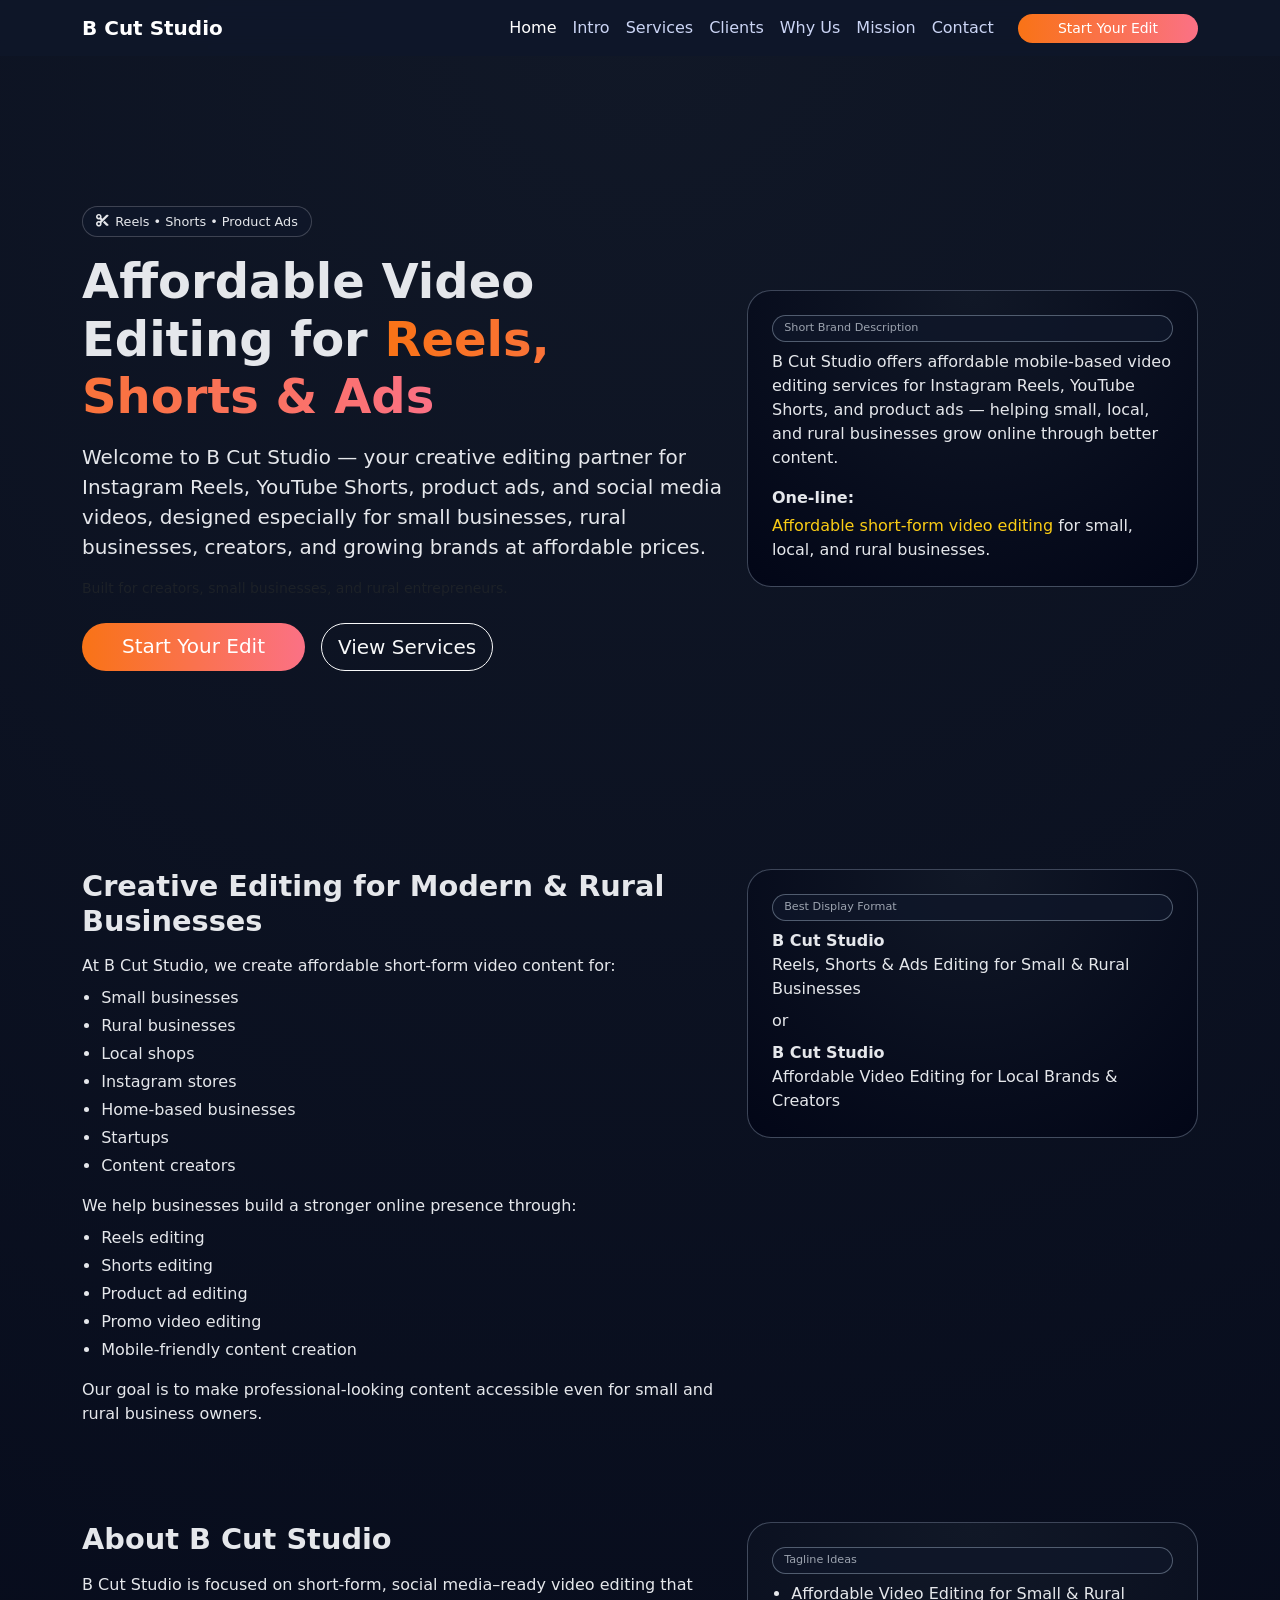
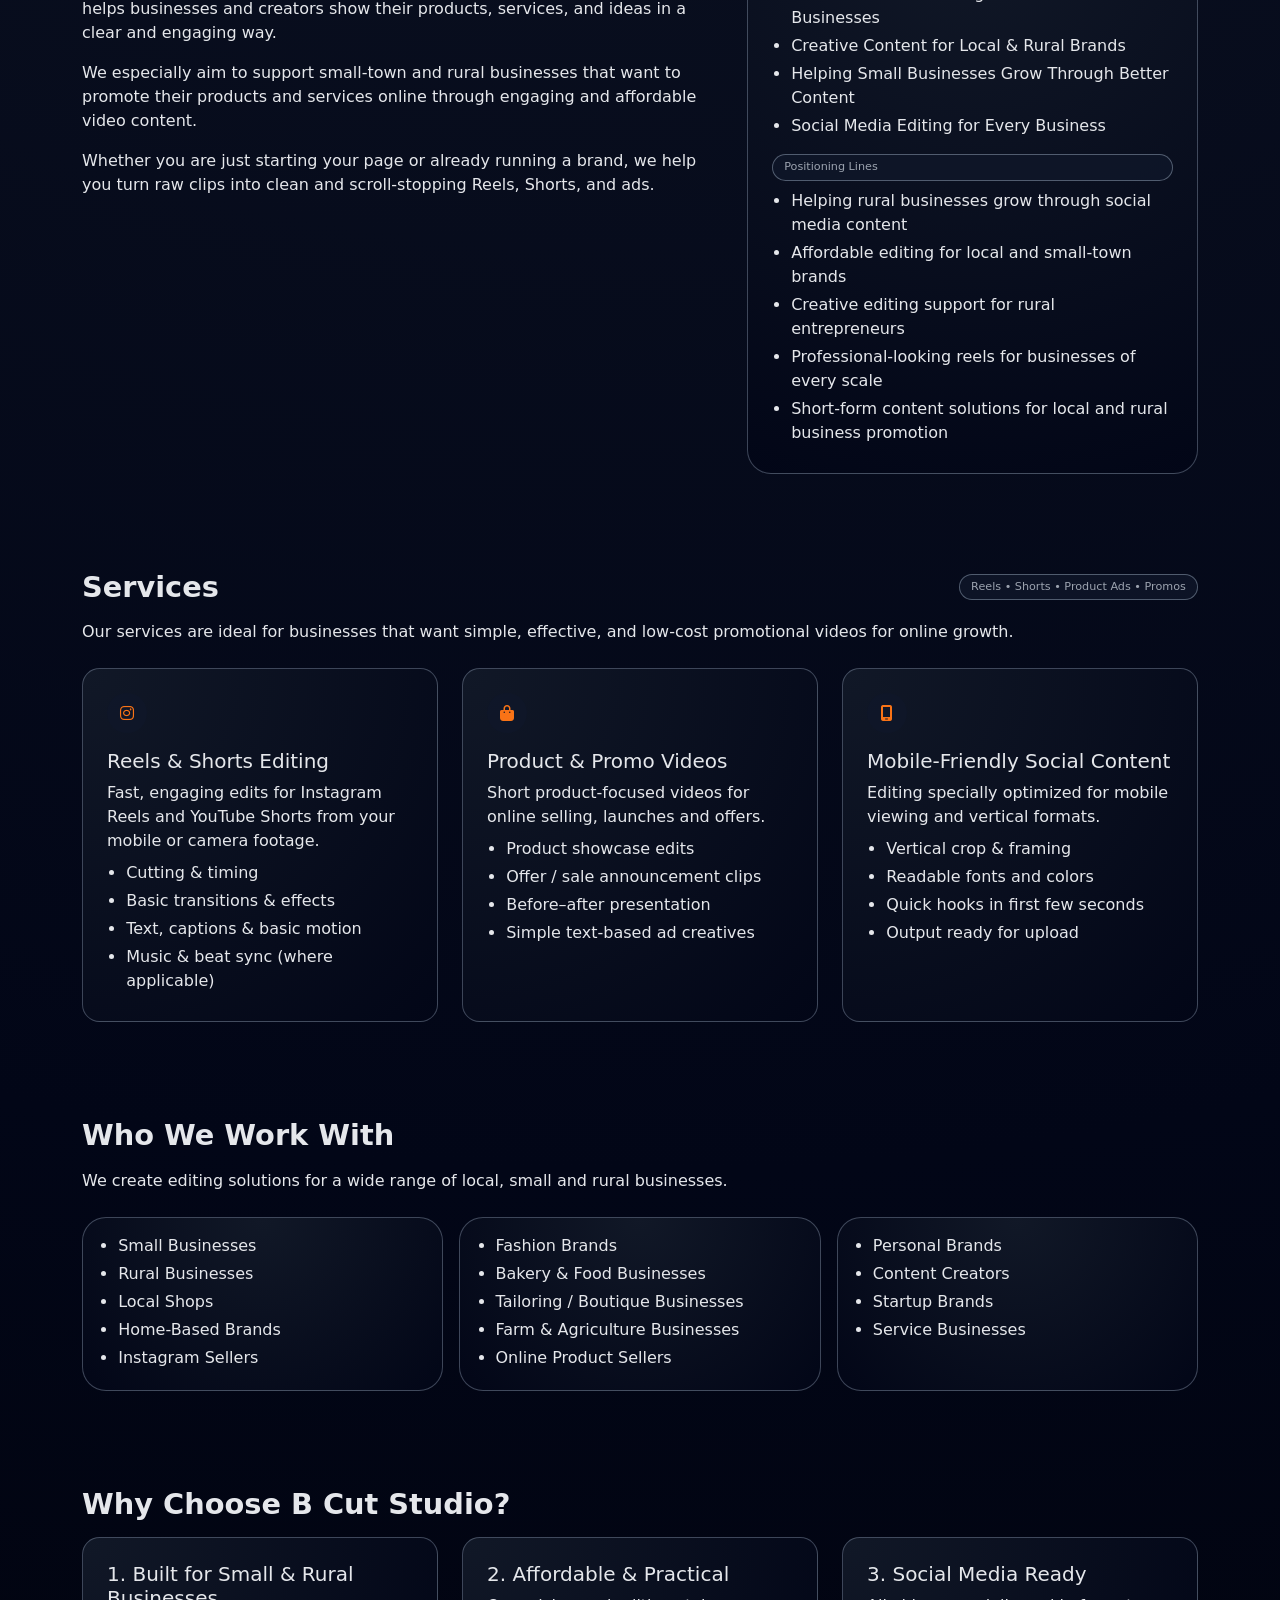
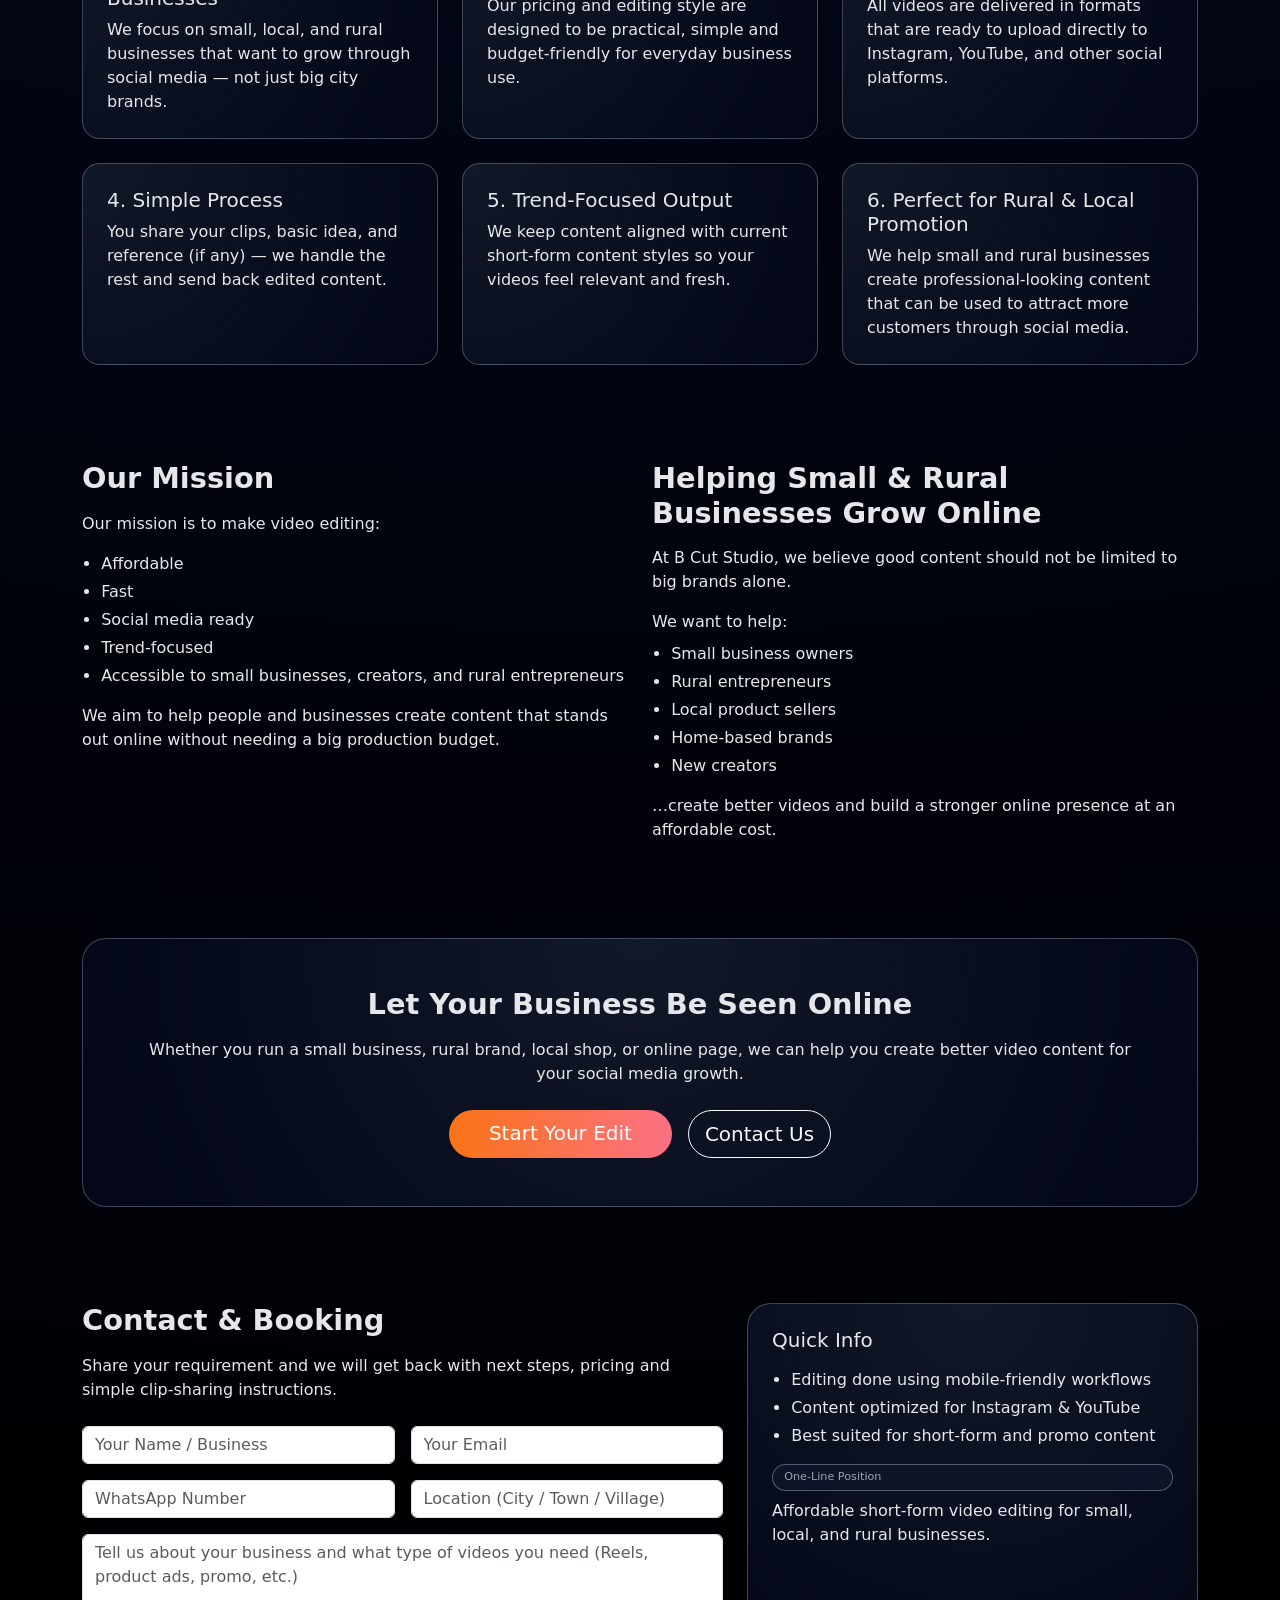
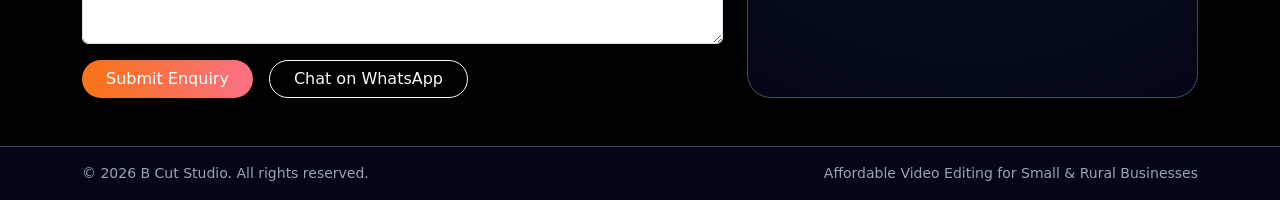
<file: b-cut-studio.html>
<!doctype html>
<html lang="en">
  <head>
    <meta charset="UTF-8" />
    <meta
      name="viewport"
      content="width=device-width, initial-scale=1, viewport-fit=cover"
    />
    <title>B Cut Studio | Affordable Video Editing for Small & Rural Businesses</title>

    <!-- Bootstrap CSS -->
    <link
      href="https://cdn.jsdelivr.net/npm/bootstrap@5.3.3/dist/css/bootstrap.min.css"
      rel="stylesheet"
    />
    <!-- Font Awesome -->
    <link
      rel="stylesheet"
      href="https://cdnjs.cloudflare.com/ajax/libs/font-awesome/6.5.1/css/all.min.css"
      integrity="sha512-DTOQO9RWCH3ppGqcWaEA1BIZOC6xxalwEsw9c2QQeAIftl+Vegovlnee1c9QX4TctnWMn13TZye+giMm8e2LwA=="
      crossorigin="anonymous"
      referrerpolicy="no-referrer"
    />
    <!-- Custom -->
    <style>
      :root {
        --primary: #f97316;
        --bg: #050815;
      }

      html {
        scroll-behavior: smooth;
      }

      body {
        background: radial-gradient(circle at top, #111827 0, #020617 55%, #000 100%);
        color: #e5e7eb;
        font-family: system-ui, -apple-system, BlinkMacSystemFont, "Segoe UI", sans-serif;
      }

      .navbar {
        background: rgba(15, 23, 42, 0.95);
        backdrop-filter: blur(10px);
      }

      .navbar .nav-link {
        color: #cbd5f5;
        font-weight: 500;
      }

      .navbar .nav-link:hover,
      .navbar .nav-link.active {
        color: #fff;
      }

      .hero {
        min-height: 85vh;
        display: flex;
        align-items: center;
        justify-content: center;
        text-align: left;
      }

      .hero-badge {
        display: inline-flex;
        align-items: center;
        gap: 0.4rem;
        padding: 0.3rem 0.8rem;
        border-radius: 999px;
        border: 1px solid rgba(248, 250, 252, 0.2);
        font-size: 0.8rem;
        color: #e5e7eb;
        background: rgba(15, 23, 42, 0.8);
      }

      .hero-title {
        font-size: clamp(2.3rem, 4vw, 3rem);
      }

      .text-gradient {
        background: linear-gradient(90deg, #f97316, #fb7185);
        -webkit-background-clip: text;
        color: transparent;
      }

      .btn-primary {
        background: linear-gradient(90deg, #f97316, #fb7185);
        border: none;
        border-radius: 999px;
        padding-inline: 2.5rem;
      }

      .btn-primary:hover {
        opacity: 0.95;
        background: linear-gradient(90deg, #fb923c, #fb7185);
      }

      .btn-outline-light {
        border-radius: 999px;
      }

      section {
        scroll-margin-top: 80px;
      }

      .section-title {
        font-size: 1.8rem;
        font-weight: 700;
      }

      .pill {
        display: inline-block;
        padding: 0.2rem 0.7rem;
        border-radius: 999px;
        border: 1px solid rgba(148, 163, 184, 0.5);
        font-size: 0.75rem;
        margin: 0.1rem;
        color: #e5e7eb;
      }

      .card {
        background: radial-gradient(circle at top left, #111827, #020617);
        border: 1px solid rgba(148, 163, 184, 0.4);
        border-radius: 1.1rem;
        color: #e5e7eb;
        transition:
          transform 0.2s ease,
          box-shadow 0.2s ease,
          border-color 0.2s ease;
      }

      .card:hover {
        transform: translateY(-4px);
        box-shadow: 0 18px 45px rgba(15, 23, 42, 0.9);
        border-color: rgba(249, 115, 22, 0.8);
      }

      .icon-circle {
        width: 40px;
        height: 40px;
        border-radius: 999px;
        display: flex;
        align-items: center;
        justify-content: center;
        background: rgba(15, 23, 42, 0.8);
        color: #f97316;
      }

      .list-small {
        padding-left: 1.2rem;
      }

      .list-small li {
        margin-bottom: 0.25rem;
      }

      .badge-tag {
        background: rgba(15, 23, 42, 0.8);
        border-radius: 999px;
        padding: 0.25rem 0.7rem;
        font-size: 0.7rem;
        color: #9ca3af;
        border: 1px solid rgba(148, 163, 184, 0.5);
      }

      .bg-soft {
        background: radial-gradient(circle at top, #111827, #020617);
        border-radius: 1.5rem;
        border: 1px solid rgba(148, 163, 184, 0.4);
      }

      footer {
        border-top: 1px solid rgba(148, 163, 184, 0.4);
        background: #020617;
        color: #9ca3af;
      }

      footer a {
        color: #e5e7eb;
        text-decoration: none;
      }

      footer a:hover {
        color: #f97316;
      }

      .highlight {
        color: #facc15;
      }

      @media (max-width: 767.98px) {
        .hero {
          text-align: center;
        }

        .hero-actions {
          justify-content: center;
        }
      }
    </style>
  </head>
  <body>
    <!-- Navbar -->
    <nav class="navbar navbar-expand-lg navbar-dark sticky-top">
      <div class="container">
        <a class="navbar-brand fw-bold" href="#home">
          B Cut Studio
        </a>
        <button
          class="navbar-toggler"
          type="button"
          data-bs-toggle="collapse"
          data-bs-target="#navMenu"
        >
          <span class="navbar-toggler-icon"></span>
        </button>

        <div class="collapse navbar-collapse" id="navMenu">
          <ul class="navbar-nav ms-auto mb-2 mb-lg-0">
            <li class="nav-item">
              <a class="nav-link active" href="#home">Home</a>
            </li>
            <li class="nav-item"><a class="nav-link" href="#intro">Intro</a></li>
            <li class="nav-item">
              <a class="nav-link" href="#services">Services</a>
            </li>
            <li class="nav-item"><a class="nav-link" href="#clients">Clients</a></li>
            <li class="nav-item"><a class="nav-link" href="#why-us">Why Us</a></li>
            <li class="nav-item"><a class="nav-link" href="#mission">Mission</a></li>
            <li class="nav-item"><a class="nav-link" href="#contact">Contact</a></li>
          </ul>
          <a href="#contact" class="btn btn-primary btn-sm ms-lg-3">
            Start Your Edit
          </a>
        </div>
      </div>
    </nav>

    <!-- HERO -->
    <section id="home" class="hero py-5">
      <div class="container">
        <div class="row align-items-center g-4">
          <div class="col-lg-7">
            <div class="hero-badge mb-3">
              <i class="fa-solid fa-scissors"></i>
              <span>Reels • Shorts • Product Ads</span>
            </div>
            <h1 class="hero-title fw-bold mb-3">
              Affordable Video Editing for
              <span class="text-gradient">Reels, Shorts &amp; Ads</span>
            </h1>
            <p class="lead mb-3">
              Welcome to B Cut Studio — your creative editing partner for Instagram Reels,
              YouTube Shorts, product ads, and social media videos, designed especially
              for small businesses, rural businesses, creators, and growing brands at
              affordable prices.
            </p>
            <p class="small text-muted mb-4">
              Built for creators, small businesses, and rural entrepreneurs.
            </p>
            <div class="d-flex flex-wrap hero-actions gap-3">
              <a href="#contact" class="btn btn-primary btn-lg">
                Start Your Edit
              </a>
              <a href="#services" class="btn btn-outline-light btn-lg">
                View Services
              </a>
            </div>
          </div>
          <div class="col-lg-5">
            <div class="p-4 bg-soft h-100">
              <p class="mb-2 badge-tag">
                Short Brand Description
              </p>
              <p class="mb-3">
                B Cut Studio offers affordable mobile-based video editing services for Instagram
                Reels, YouTube Shorts, and product ads — helping small, local, and rural
                businesses grow online through better content.
              </p>
              <p class="mb-1 fw-semibold">
                One-line:
              </p>
              <p class="mb-0">
                <span class="highlight">Affordable short-form video editing</span>
                for small, local, and rural businesses.
              </p>
            </div>
          </div>
        </div>
      </div>
    </section>

    <!-- INTRO -->
    <section id="intro" class="py-5">
      <div class="container">
        <div class="row g-4 align-items-start">
          <div class="col-lg-7">
            <h2 class="section-title mb-3">
              Creative Editing for Modern &amp; Rural Businesses
            </h2>
            <p class="mb-2">
              At B Cut Studio, we create affordable short-form video content for:
            </p>
            <ul class="list-small">
              <li>Small businesses</li>
              <li>Rural businesses</li>
              <li>Local shops</li>
              <li>Instagram stores</li>
              <li>Home-based businesses</li>
              <li>Startups</li>
              <li>Content creators</li>
            </ul>
            <p class="mt-3 mb-2">
              We help businesses build a stronger online presence through:
            </p>
            <ul class="list-small">
              <li>Reels editing</li>
              <li>Shorts editing</li>
              <li>Product ad editing</li>
              <li>Promo video editing</li>
              <li>Mobile-friendly content creation</li>
            </ul>
            <p class="mt-3 mb-0">
              Our goal is to make professional-looking content accessible even for small
              and rural business owners.
            </p>
          </div>
          <div class="col-lg-5">
            <div class="p-4 bg-soft h-100">
              <p class="badge-tag mb-2">Best Display Format</p>
              <p class="mb-2">
                <span class="fw-semibold">B Cut Studio</span><br />
                Reels, Shorts &amp; Ads Editing for Small &amp; Rural Businesses
              </p>
              <p class="mb-2">
                or
              </p>
              <p class="mb-0">
                <span class="fw-semibold">B Cut Studio</span><br />
                Affordable Video Editing for Local Brands &amp; Creators
              </p>
            </div>
          </div>
        </div>
      </div>
    </section>

    <!-- ABOUT -->
    <section id="about" class="py-5">
      <div class="container">
        <div class="row g-4 align-items-start">
          <div class="col-lg-7">
            <h2 class="section-title mb-3">About B Cut Studio</h2>
            <p class="mb-3">
              B Cut Studio is focused on short-form, social media–ready video editing that
              helps businesses and creators show their products, services, and ideas in a
              clear and engaging way.
            </p>
            <p class="mb-3">
              We especially aim to support small-town and rural businesses that want to
              promote their products and services online through engaging and affordable
              video content.
            </p>
            <p class="mb-0">
              Whether you are just starting your page or already running a brand, we help
              you turn raw clips into clean and scroll-stopping Reels, Shorts, and ads.
            </p>
          </div>
          <div class="col-lg-5">
            <div class="p-4 bg-soft h-100">
              <p class="badge-tag mb-2">Tagline Ideas</p>
              <ul class="list-small mb-3">
                <li>Affordable Video Editing for Small &amp; Rural Businesses</li>
                <li>Creative Content for Local &amp; Rural Brands</li>
                <li>Helping Small Businesses Grow Through Better Content</li>
                <li>Social Media Editing for Every Business</li>
              </ul>
              <p class="badge-tag mb-2">Positioning Lines</p>
              <ul class="list-small mb-0">
                <li>Helping rural businesses grow through social media content</li>
                <li>Affordable editing for local and small-town brands</li>
                <li>Creative editing support for rural entrepreneurs</li>
                <li>Professional-looking reels for businesses of every scale</li>
                <li>Short-form content solutions for local and rural business promotion</li>
              </ul>
            </div>
          </div>
        </div>
      </div>
    </section>

    <!-- SERVICES -->
    <section id="services" class="py-5">
      <div class="container">
        <div class="d-flex justify-content-between align-items-center mb-3 flex-wrap gap-2">
          <h2 class="section-title mb-0">Services</h2>
          <span class="badge-tag">Reels • Shorts • Product Ads • Promos</span>
        </div>
        <p class="mb-4">
          Our services are ideal for businesses that want simple, effective, and low-cost
          promotional videos for online growth.
        </p>

        <div class="row g-4">
          <div class="col-md-4">
            <div class="card h-100 p-4">
              <div class="icon-circle mb-3">
                <i class="fa-brands fa-instagram"></i>
              </div>
              <h5 class="mb-2">Reels &amp; Shorts Editing</h5>
              <p class="mb-2">
                Fast, engaging edits for Instagram Reels and YouTube Shorts from your
                mobile or camera footage.
              </p>
              <ul class="list-small mb-0">
                <li>Cutting &amp; timing</li>
                <li>Basic transitions &amp; effects</li>
                <li>Text, captions &amp; basic motion</li>
                <li>Music &amp; beat sync (where applicable)</li>
              </ul>
            </div>
          </div>

          <div class="col-md-4">
            <div class="card h-100 p-4">
              <div class="icon-circle mb-3">
                <i class="fa-solid fa-bag-shopping"></i>
              </div>
              <h5 class="mb-2">Product &amp; Promo Videos</h5>
              <p class="mb-2">
                Short product-focused videos for online selling, launches and offers.
              </p>
              <ul class="list-small mb-0">
                <li>Product showcase edits</li>
                <li>Offer / sale announcement clips</li>
                <li>Before–after presentation</li>
                <li>Simple text-based ad creatives</li>
              </ul>
            </div>
          </div>

          <div class="col-md-4">
            <div class="card h-100 p-4">
              <div class="icon-circle mb-3">
                <i class="fa-solid fa-mobile-screen"></i>
              </div>
              <h5 class="mb-2">Mobile-Friendly Social Content</h5>
              <p class="mb-2">
                Editing specially optimized for mobile viewing and vertical formats.
              </p>
              <ul class="list-small mb-0">
                <li>Vertical crop &amp; framing</li>
                <li>Readable fonts and colors</li>
                <li>Quick hooks in first few seconds</li>
                <li>Output ready for upload</li>
              </ul>
            </div>
          </div>
        </div>
      </div>
    </section>

    <!-- WHO WE WORK WITH -->
    <section id="clients" class="py-5">
      <div class="container">
        <h2 class="section-title mb-3">Who We Work With</h2>
        <p class="mb-4">
          We create editing solutions for a wide range of local, small and rural businesses.
        </p>
        <div class="row g-3">
          <div class="col-md-4">
            <div class="bg-soft p-3 h-100">
              <ul class="list-small mb-0">
                <li>Small Businesses</li>
                <li>Rural Businesses</li>
                <li>Local Shops</li>
                <li>Home-Based Brands</li>
                <li>Instagram Sellers</li>
              </ul>
            </div>
          </div>
          <div class="col-md-4">
            <div class="bg-soft p-3 h-100">
              <ul class="list-small mb-0">
                <li>Fashion Brands</li>
                <li>Bakery &amp; Food Businesses</li>
                <li>Tailoring / Boutique Businesses</li>
                <li>Farm &amp; Agriculture Businesses</li>
                <li>Online Product Sellers</li>
              </ul>
            </div>
          </div>
          <div class="col-md-4">
            <div class="bg-soft p-3 h-100">
              <ul class="list-small mb-0">
                <li>Personal Brands</li>
                <li>Content Creators</li>
                <li>Startup Brands</li>
                <li>Service Businesses</li>
              </ul>
            </div>
          </div>
        </div>
      </div>
    </section>

    <!-- WHY CHOOSE US -->
    <section id="why-us" class="py-5">
      <div class="container">
        <h2 class="section-title mb-3">Why Choose B Cut Studio?</h2>
        <div class="row g-4">
          <div class="col-md-4">
            <div class="card h-100 p-4">
              <h5 class="mb-2">1. Built for Small &amp; Rural Businesses</h5>
              <p class="mb-0">
                We focus on small, local, and rural businesses that want to grow through
                social media — not just big city brands.
              </p>
            </div>
          </div>
          <div class="col-md-4">
            <div class="card h-100 p-4">
              <h5 class="mb-2">2. Affordable &amp; Practical</h5>
              <p class="mb-0">
                Our pricing and editing style are designed to be practical, simple and
                budget-friendly for everyday business use.
              </p>
            </div>
          </div>
          <div class="col-md-4">
            <div class="card h-100 p-4">
              <h5 class="mb-2">3. Social Media Ready</h5>
              <p class="mb-0">
                All videos are delivered in formats that are ready to upload directly to
                Instagram, YouTube, and other social platforms.
              </p>
            </div>
          </div>

          <div class="col-md-4">
            <div class="card h-100 p-4">
              <h5 class="mb-2">4. Simple Process</h5>
              <p class="mb-0">
                You share your clips, basic idea, and reference (if any) — we handle the
                rest and send back edited content.
              </p>
            </div>
          </div>
          <div class="col-md-4">
            <div class="card h-100 p-4">
              <h5 class="mb-2">5. Trend-Focused Output</h5>
              <p class="mb-0">
                We keep content aligned with current short-form content styles so your
                videos feel relevant and fresh.
              </p>
            </div>
          </div>
          <div class="col-md-4">
            <div class="card h-100 p-4">
              <h5 class="mb-2">6. Perfect for Rural &amp; Local Promotion</h5>
              <p class="mb-0">
                We help small and rural businesses create professional-looking content
                that can be used to attract more customers through social media.
              </p>
            </div>
          </div>
        </div>
      </div>
    </section>

    <!-- MISSION + TRUST -->
    <section id="mission" class="py-5">
      <div class="container">
        <div class="row g-4">
          <div class="col-lg-6">
            <h2 class="section-title mb-3">Our Mission</h2>
            <p class="mb-3">
              Our mission is to make video editing:
            </p>
            <ul class="list-small mb-3">
              <li>Affordable</li>
              <li>Fast</li>
              <li>Social media ready</li>
              <li>Trend-focused</li>
              <li>Accessible to small businesses, creators, and rural entrepreneurs</li>
            </ul>
            <p class="mb-0">
              We aim to help people and businesses create content that stands out online
              without needing a big production budget.
            </p>
          </div>
          <div class="col-lg-6">
            <h2 class="section-title mb-3">
              Helping Small &amp; Rural Businesses Grow Online
            </h2>
            <p class="mb-3">
              At B Cut Studio, we believe good content should not be limited to big brands
              alone.
            </p>
            <p class="mb-2">
              We want to help:
            </p>
            <ul class="list-small mb-3">
              <li>Small business owners</li>
              <li>Rural entrepreneurs</li>
              <li>Local product sellers</li>
              <li>Home-based brands</li>
              <li>New creators</li>
            </ul>
            <p class="mb-0">
              …create better videos and build a stronger online presence at an affordable
              cost.
            </p>
          </div>
        </div>
      </div>
    </section>

    <!-- CTA -->
    <section id="cta" class="py-5">
      <div class="container">
        <div class="bg-soft p-4 p-md-5 text-center">
          <h2 class="section-title mb-3">Let Your Business Be Seen Online</h2>
          <p class="mb-4">
            Whether you run a small business, rural brand, local shop, or online page, we
            can help you create better video content for your social media growth.
          </p>
          <div class="d-flex flex-wrap justify-content-center gap-3">
            <a href="#contact" class="btn btn-primary btn-lg">
              Start Your Edit
            </a>
            <a href="#contact" class="btn btn-outline-light btn-lg">
              Contact Us
            </a>
          </div>
        </div>
      </div>
    </section>

    <!-- CONTACT -->
    <section id="contact" class="py-5">
      <div class="container">
        <div class="row g-4 align-items-stretch">
          <div class="col-lg-7">
            <h2 class="section-title mb-3">Contact &amp; Booking</h2>
            <p class="mb-4">
              Share your requirement and we will get back with next steps, pricing and
              simple clip-sharing instructions.
            </p>
            <form>
              <div class="row g-3">
                <div class="col-md-6">
                  <input
                    type="text"
                    class="form-control"
                    placeholder="Your Name / Business"
                    required
                  />
                </div>
                <div class="col-md-6">
                  <input
                    type="email"
                    class="form-control"
                    placeholder="Your Email"
                    required
                  />
                </div>
                <div class="col-md-6">
                  <input
                    type="text"
                    class="form-control"
                    placeholder="WhatsApp Number"
                  />
                </div>
                <div class="col-md-6">
                  <input
                    type="text"
                    class="form-control"
                    placeholder="Location (City / Town / Village)"
                  />
                </div>
                <div class="col-12">
                  <textarea
                    class="form-control"
                    rows="4"
                    placeholder="Tell us about your business and what type of videos you need (Reels, product ads, promo, etc.)"
                    required
                  ></textarea>
                </div>
                <div class="col-12 d-flex flex-wrap gap-3">
                  <button type="submit" class="btn btn-primary px-4">
                    Submit Enquiry
                  </button>
                  <a
                    href="https://wa.me/91 6380218003"
                    target="_blank"
                    class="btn btn-outline-light px-4"
                  >
                    Chat on WhatsApp
                  </a>
                </div>
              </div>
            </form>
          </div>
          <div class="col-lg-5">
            <div class="p-4 bg-soft h-100">
              <h5 class="mb-3">Quick Info</h5>
              <ul class="list-small mb-3">
                <li>Editing done using mobile-friendly workflows</li>
                <li>Content optimized for Instagram &amp; YouTube</li>
                <li>Best suited for short-form and promo content</li>
              </ul>
              <p class="badge-tag mb-2">One-Line Position</p>
              <p class="mb-0">
                Affordable short-form video editing for small, local, and rural businesses.
              </p>
            </div>
          </div>
        </div>
      </div>
    </section>

    <!-- FOOTER -->
    <footer class="py-3">
      <div class="container d-flex flex-column flex-md-row justify-content-between align-items-center gap-2">
        <p class="mb-0 small">
          &copy; 2026 B Cut Studio. All rights reserved.
        </p>
        <p class="mb-0 small">
          Affordable Video Editing for Small &amp; Rural Businesses
        </p>
      </div>
    </footer>

    <script src="https://cdn.jsdelivr.net/npm/bootstrap@5.3.3/dist/js/bootstrap.bundle.min.js"></script>
  </body>
</html>
</file>
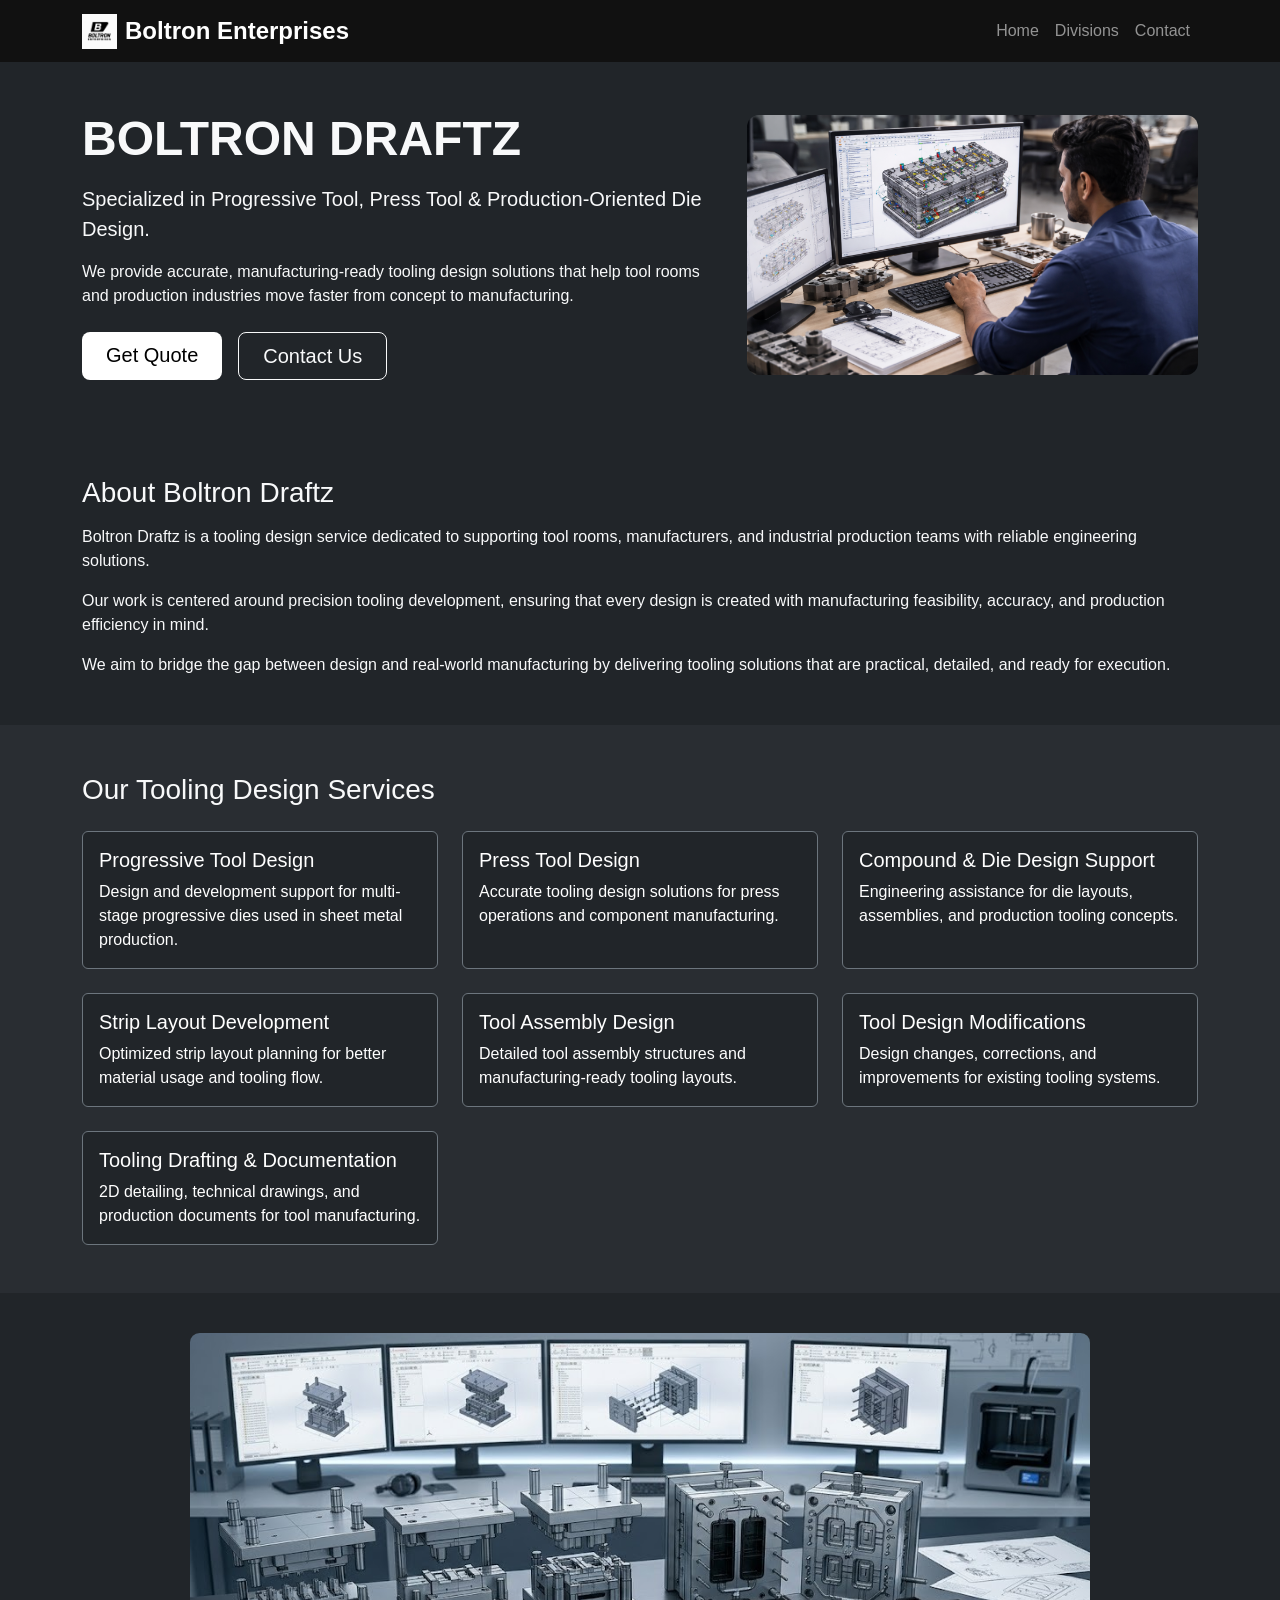
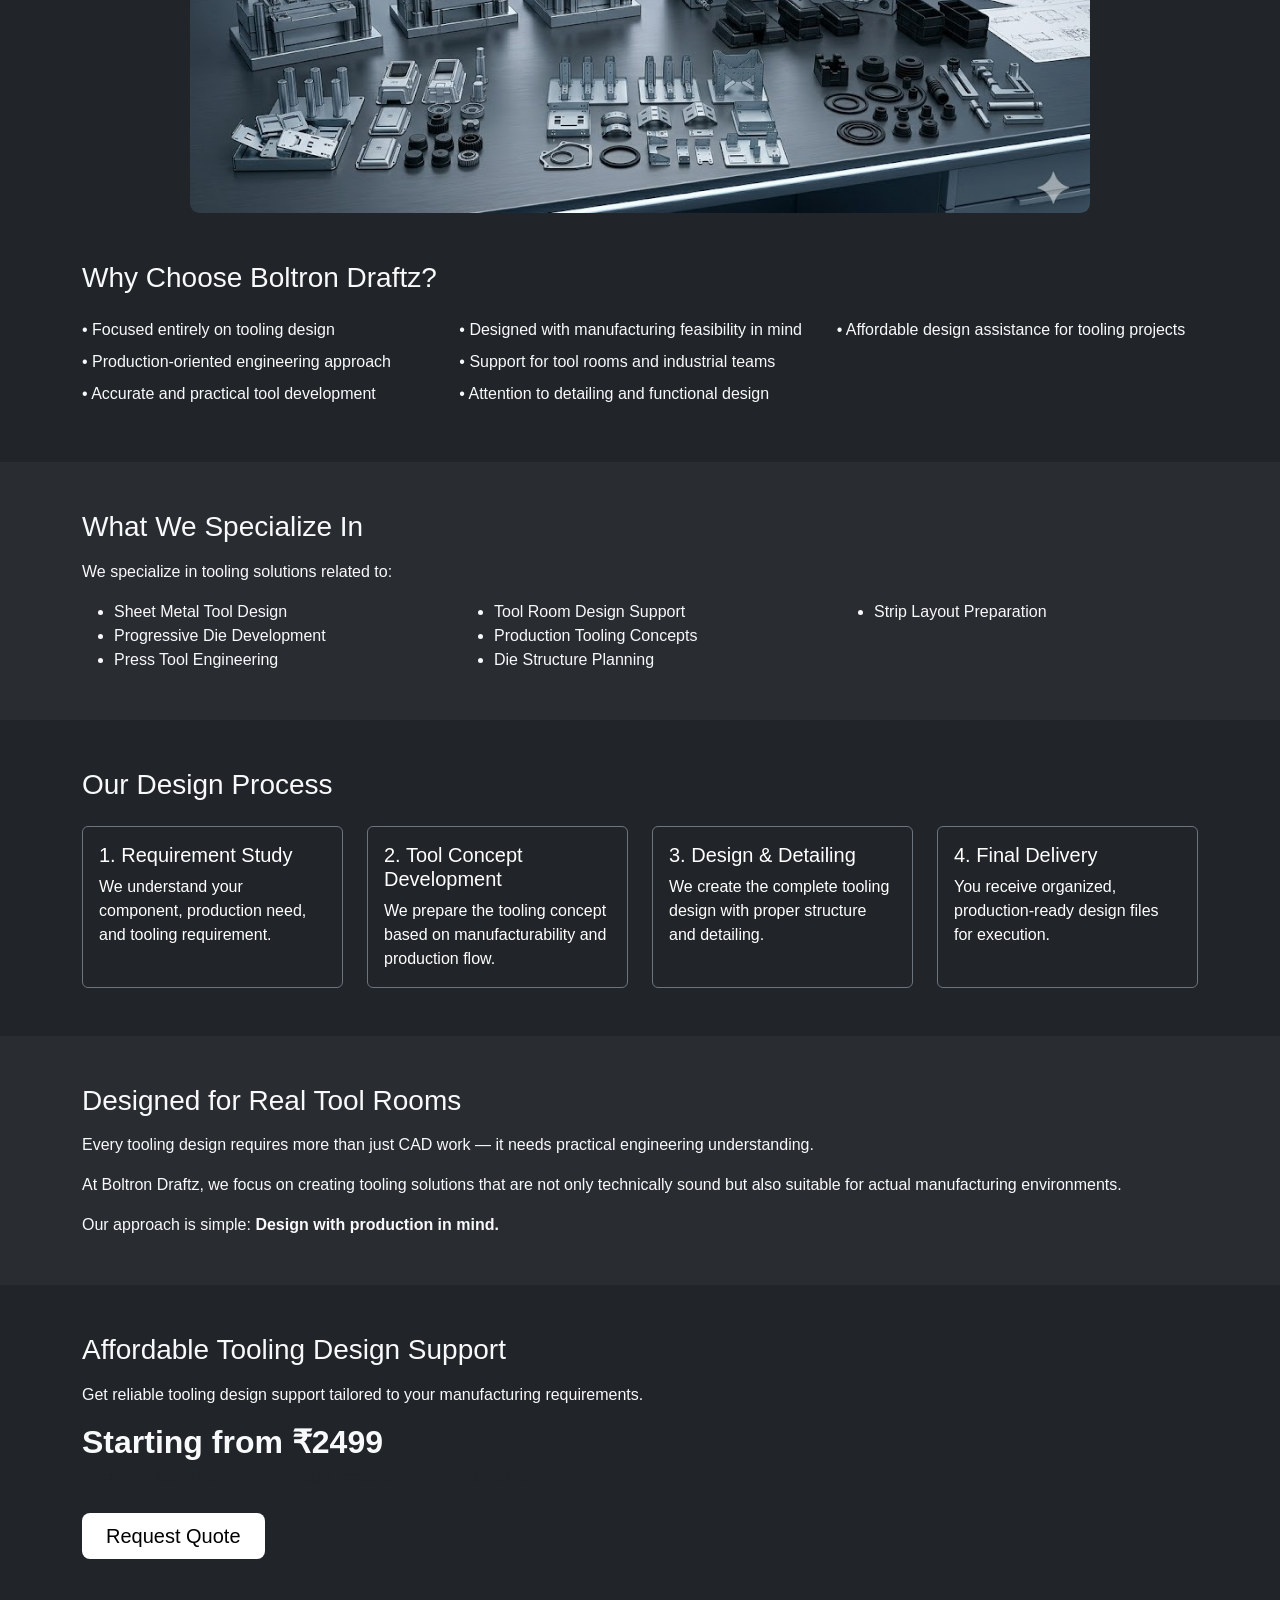
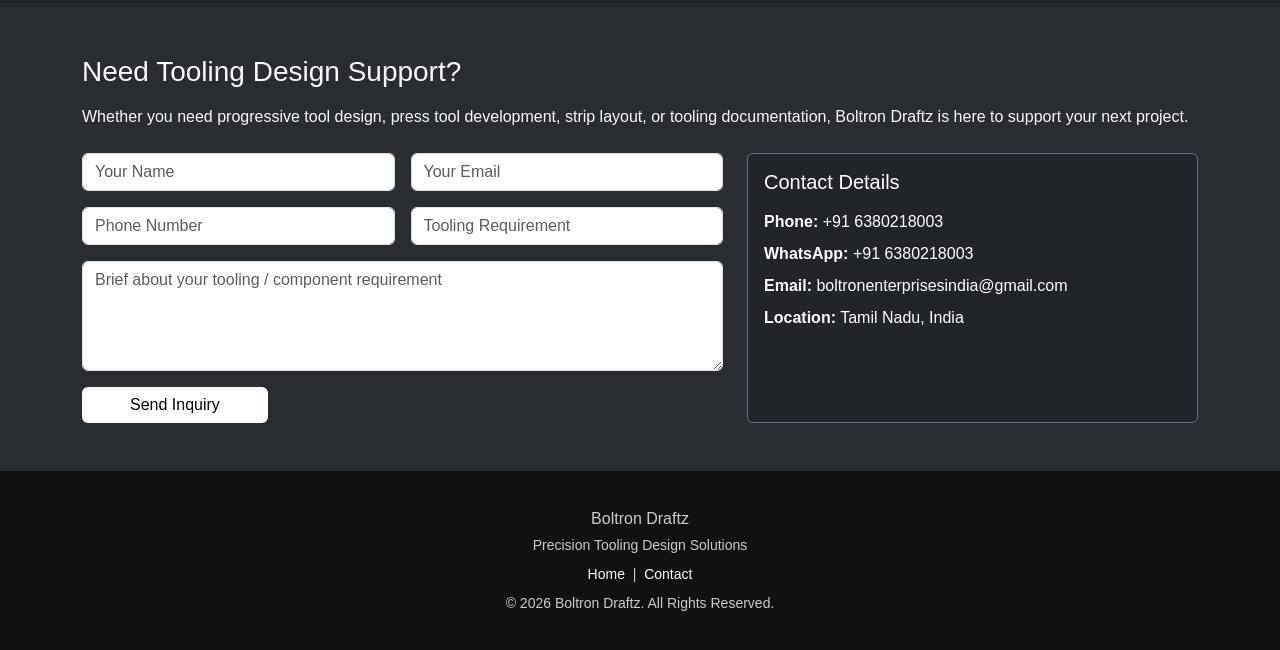
<file: boltron-draftz.html>
<!doctype html>
<html lang="en">
  <head>
    <meta charset="UTF-8" />
    <meta name="viewport" content="width=device-width, initial-scale=1.0" />
    <title>Boltron Draftz | Tooling Design</title>

    <!-- Bootstrap CSS -->
    <link
      href="https://cdn.jsdelivr.net/npm/bootstrap@5.3.3/dist/css/bootstrap.min.css"
      rel="stylesheet"
    />
    <!-- Font Awesome (if you want icons) -->
    <link
      rel="stylesheet"
      href="https://cdnjs.cloudflare.com/ajax/libs/font-awesome/6.5.1/css/all.min.css"
      integrity="sha512-DTOQO9RWCH3ppGqcWaEA1BIZOC6xxalwEsw9c2QQeAIftl+Vegovlnee1c9QX4TctnWMn13TZye+giMm8e2LwA=="
      crossorigin="anonymous"
      referrerpolicy="no-referrer"
    />
    <!-- Main site CSS reuse -->
    <link rel="stylesheet" href="style.css" />
  </head>
  <body class="bg-dark text-light">
    <!-- Navbar (back to main site) -->
    <nav class="navbar navbar-expand-lg navbar-dark">
      <div class="container">
        <a class="navbar-brand d-flex align-items-center" href="index.html#services">
          <img
            src="Boltron.jpg"
            alt="Boltron Enterprises Logo"
            class="logo-img me-2"
          />
          <span class="fw-bold fs-4">Boltron Enterprises</span>
        </a>

        <button
          class="navbar-toggler"
          type="button"
          data-bs-toggle="collapse"
          data-bs-target="#navbarNav"
        >
          <span class="navbar-toggler-icon"></span>
        </button>

        <div class="collapse navbar-collapse" id="navbarNav">
          <ul class="navbar-nav ms-auto">
            <li class="nav-item">
              <a class="nav-link" href="index.html#home">Home</a>
            </li>
            <li class="nav-item">
              <a class="nav-link" href="index.html#services">Divisions</a>
            </li>
            <li class="nav-item">
              <a class="nav-link" href="index.html#contact">Contact</a>
            </li>
          </ul>
        </div>
      </div>
    </nav>

    <!-- HERO SECTION -->
    <section class="py-5">
      <div class="container">
        <div class="row align-items-center g-4">
          <div class="col-lg-7">
            <h1 class="display-5 fw-bold mb-3">
              BOLTRON DRAFTZ
            </h1>
            <p class="lead mb-3">
              Specialized in Progressive Tool, Press Tool &amp; Production-Oriented Die Design.
            </p>
            <p class="mb-4">
              We provide accurate, manufacturing-ready tooling design solutions that help
              tool rooms and production industries move faster from concept to manufacturing.
            </p>
            <div class="d-flex flex-wrap gap-3">
              <a href="#contact" class="btn btn-primary btn-lg px-4">
                Get Quote
              </a>
              <a href="#contact" class="btn btn-outline-light btn-lg px-4">
                Contact Us
              </a>
            </div>
          </div>
          <div class="col-lg-5">
  <div
    style="
      width: 100%;
      min-height: 260px;
      background: url('BOLTRONDRAFTS.jpg') center center/cover no-repeat;
      border-radius: 0.75rem;
    "
  ></div>
</div>
        </div>
      </div>
    </section>

    <!-- SHORT INTRO -->
   

    <!-- ABOUT US -->
    <section class="py-5">
      <div class="container">
        <h3 class="mb-3">About Boltron Draftz</h3>
        <p>
          Boltron Draftz is a tooling design service dedicated to supporting tool rooms,
          manufacturers, and industrial production teams with reliable engineering solutions.
        </p>
        <p>
          Our work is centered around precision tooling development, ensuring that every design
          is created with manufacturing feasibility, accuracy, and production efficiency in mind.
        </p>
        <p class="mb-0">
          We aim to bridge the gap between design and real-world manufacturing by delivering
          tooling solutions that are practical, detailed, and ready for execution.
        </p>
      </div>
    </section>

    <!-- CORE SERVICES -->
    <section class="py-5 bg-secondary bg-opacity-10">
      <div class="container">
        <h3 class="mb-4">Our Tooling Design Services</h3>
        <div class="row g-4">
          <div class="col-md-6 col-lg-4">
            <div class="card h-100 bg-dark border-secondary">
              <div class="card-body">
                <h5 class="card-title">Progressive Tool Design</h5>
                <p class="card-text">
                  Design and development support for multi-stage progressive dies used in
                  sheet metal production.
                </p>
              </div>
            </div>
          </div>

          <div class="col-md-6 col-lg-4">
            <div class="card h-100 bg-dark border-secondary">
              <div class="card-body">
                <h5 class="card-title">Press Tool Design</h5>
                <p class="card-text">
                  Accurate tooling design solutions for press operations and component manufacturing.
                </p>
              </div>
            </div>
          </div>

          <div class="col-md-6 col-lg-4">
            <div class="card h-100 bg-dark border-secondary">
              <div class="card-body">
                <h5 class="card-title">Compound &amp; Die Design Support</h5>
                <p class="card-text">
                  Engineering assistance for die layouts, assemblies, and production tooling concepts.
                </p>
              </div>
            </div>
          </div>

          <div class="col-md-6 col-lg-4">
            <div class="card h-100 bg-dark border-secondary">
              <div class="card-body">
                <h5 class="card-title">Strip Layout Development</h5>
                <p class="card-text">
                  Optimized strip layout planning for better material usage and tooling flow.
                </p>
              </div>
            </div>
          </div>

          <div class="col-md-6 col-lg-4">
            <div class="card h-100 bg-dark border-secondary">
              <div class="card-body">
                <h5 class="card-title">Tool Assembly Design</h5>
                <p class="card-text">
                  Detailed tool assembly structures and manufacturing-ready tooling layouts.
                </p>
              </div>
            </div>
          </div>

          <div class="col-md-6 col-lg-4">
            <div class="card h-100 bg-dark border-secondary">
              <div class="card-body">
                <h5 class="card-title">Tool Design Modifications</h5>
                <p class="card-text">
                  Design changes, corrections, and improvements for existing tooling systems.
                </p>
              </div>
            </div>
          </div>

          <div class="col-md-6 col-lg-4">
            <div class="card h-100 bg-dark border-secondary">
              <div class="card-body">
                <h5 class="card-title">Tooling Drafting &amp; Documentation</h5>
                <p class="card-text">
                  2D detailing, technical drawings, and production documents for tool manufacturing.
                </p>
              </div>
            </div>
          </div>
        </div>
      </div>
    </section>

<div class="row g-4 mt-3">
  <div class="col-12 d-flex justify-content-center">
    <div
      style="
        width: 100%;
        max-width: 900px;
        min-height: 480px;
        background: url('boltrondraft1.jpg') center center/cover no-repeat;
        border-radius: 0.60rem;
      "
    ></div>
  </div>
</div>

    <!-- WHY CHOOSE US -->
    <section class="py-5">
      <div class="container">
        <h3 class="mb-4">Why Choose Boltron Draftz?</h3>
        <div class="row g-3">
          <div class="col-md-6 col-lg-4">
            <p class="mb-2">• Focused entirely on tooling design</p>
            <p class="mb-2">• Production-oriented engineering approach</p>
            <p class="mb-2">• Accurate and practical tool development</p>
          </div>
          <div class="col-md-6 col-lg-4">
            <p class="mb-2">• Designed with manufacturing feasibility in mind</p>
            <p class="mb-2">• Support for tool rooms and industrial teams</p>
            <p class="mb-2">• Attention to detailing and functional design</p>
          </div>
          <div class="col-md-6 col-lg-4">
            <p class="mb-2">• Affordable design assistance for tooling projects</p>
          </div>
        </div>
      </div>
    </section>

    <!-- SPECIALIZATION -->
    <section class="py-5 bg-secondary bg-opacity-10">
      <div class="container">
        <h3 class="mb-3">What We Specialize In</h3>
        <p>We specialize in tooling solutions related to:</p>
        <div class="row">
          <div class="col-md-6 col-lg-4">
            <ul class="mb-0">
              <li>Sheet Metal Tool Design</li>
              <li>Progressive Die Development</li>
              <li>Press Tool Engineering</li>
            </ul>
          </div>
          <div class="col-md-6 col-lg-4">
            <ul class="mb-0">
              <li>Tool Room Design Support</li>
              <li>Production Tooling Concepts</li>
              <li>Die Structure Planning</li>
            </ul>
          </div>
          <div class="col-md-6 col-lg-4">
            <ul class="mb-0">
              <li>Strip Layout Preparation</li>
            </ul>
          </div>
        </div>
      </div>
    </section>

    <!-- PROCESS -->
    <section class="py-5">
      <div class="container">
        <h3 class="mb-4">Our Design Process</h3>
        <div class="row g-4">
          <div class="col-md-6 col-lg-3">
            <div class="card h-100 bg-dark border-secondary">
              <div class="card-body">
                <h5 class="card-title">1. Requirement Study</h5>
                <p class="card-text">
                  We understand your component, production need, and tooling requirement.
                </p>
              </div>
            </div>
          </div>
          <div class="col-md-6 col-lg-3">
            <div class="card h-100 bg-dark border-secondary">
              <div class="card-body">
                <h5 class="card-title">2. Tool Concept Development</h5>
                <p class="card-text">
                  We prepare the tooling concept based on manufacturability and production flow.
                </p>
              </div>
            </div>
          </div>
          <div class="col-md-6 col-lg-3">
            <div class="card h-100 bg-dark border-secondary">
              <div class="card-body">
                <h5 class="card-title">3. Design &amp; Detailing</h5>
                <p class="card-text">
                  We create the complete tooling design with proper structure and detailing.
                </p>
              </div>
            </div>
          </div>
          <div class="col-md-6 col-lg-3">
            <div class="card h-100 bg-dark border-secondary">
              <div class="card-body">
                <h5 class="card-title">4. Final Delivery</h5>
                <p class="card-text">
                  You receive organized, production-ready design files for execution.
                </p>
              </div>
            </div>
          </div>
        </div>
      </div>
    </section>

    <!-- VALUE / TRUST -->
    <section class="py-5 bg-secondary bg-opacity-10">
      <div class="container">
        <h3 class="mb-3">Designed for Real Tool Rooms</h3>
        <p>
          Every tooling design requires more than just CAD work — it needs practical engineering understanding.
        </p>
        <p>
          At Boltron Draftz, we focus on creating tooling solutions that are not only technically sound
          but also suitable for actual manufacturing environments.
        </p>
        <p class="mb-0">
          Our approach is simple: <strong>Design with production in mind.</strong>
        </p>
      </div>
    </section>

    <!-- PRICING -->
    <section class="py-5">
      <div class="container">
        <h3 class="mb-3">Affordable Tooling Design Support</h3>
        <p>
          Get reliable tooling design support tailored to your manufacturing requirements.
        </p>
        <h2 class="fw-bold mb-1">Starting from ₹2499</h2>
        <p class="text-muted mb-4">
          Pricing varies depending on design scope and project complexity.
        </p>
        <a href="#contact" class="btn btn-primary btn-lg px-4">Request Quote</a>
      </div>
    </section>

    <!-- CONTACT -->
    <section id="contact" class="py-5 bg-secondary bg-opacity-10">
      <div class="container">
        <h3 class="mb-3">Need Tooling Design Support?</h3>
        <p class="mb-4">
          Whether you need progressive tool design, press tool development, strip layout,
          or tooling documentation, Boltron Draftz is here to support your next project.
        </p>

        <div class="row g-4">
          <div class="col-lg-7">
            <form>
              <div class="row g-3">
                <div class="col-md-6">
                  <input
                    type="text"
                    class="form-control"
                    placeholder="Your Name"
                    required
                  />
                </div>
                <div class="col-md-6">
                  <input
                    type="email"
                    class="form-control"
                    placeholder="Your Email"
                    required
                  />
                </div>
                <div class="col-md-6">
                  <input
                    type="text"
                    class="form-control"
                    placeholder="Phone Number"
                  />
                </div>
                <div class="col-md-6">
                  <input
                    type="text"
                    class="form-control"
                    placeholder="Tooling Requirement"
                  />
                </div>
                <div class="col-12">
                  <textarea
                    class="form-control"
                    rows="4"
                    placeholder="Brief about your tooling / component requirement"
                    required
                  ></textarea>
                </div>
                <div class="col-12">
                  <button type="button" class="btn btn-primary px-5">
                    Send Inquiry
                  </button>
                </div>
              </div>
            </form>
          </div>

          <div class="col-lg-5">
            <div class="card bg-dark border-secondary h-100">
              <div class="card-body">
                <h5 class="mb-3">Contact Details</h5>
                <p class="mb-2"><strong>Phone:</strong> +91 6380218003 </p>
                <p class="mb-2"><strong>WhatsApp:</strong> +91 6380218003</p>
                <p class="mb-2"><strong>Email:</strong> boltronenterprisesindia@gmail.com</p>
                <p class="mb-0"><strong>Location:</strong> Tamil Nadu, India</p>
              </div>
            </div>
          </div>
        </div>
      </div>
    </section>

    <!-- FOOTER -->
    <footer class="text-center">
      <div class="container py-3">
        <p class="mb-1">Boltron Draftz</p>
        <p class="mb-2 small">Precision Tooling Design Solutions</p>
        <p class="small mb-2">
          <a href="#top" class="text-decoration-none text-light">Home</a>
          &nbsp;|&nbsp;
          <a href="#contact" class="text-decoration-none text-light">Contact</a>
        </p>
        <p class="small mb-0">
          &copy; 2026 Boltron Draftz. All Rights Reserved.
        </p>
      </div>
    </footer>

    <script src="https://cdn.jsdelivr.net/npm/bootstrap@5.3.3/dist/js/bootstrap.bundle.min.js"></script>
  </body>
</html>
</file>
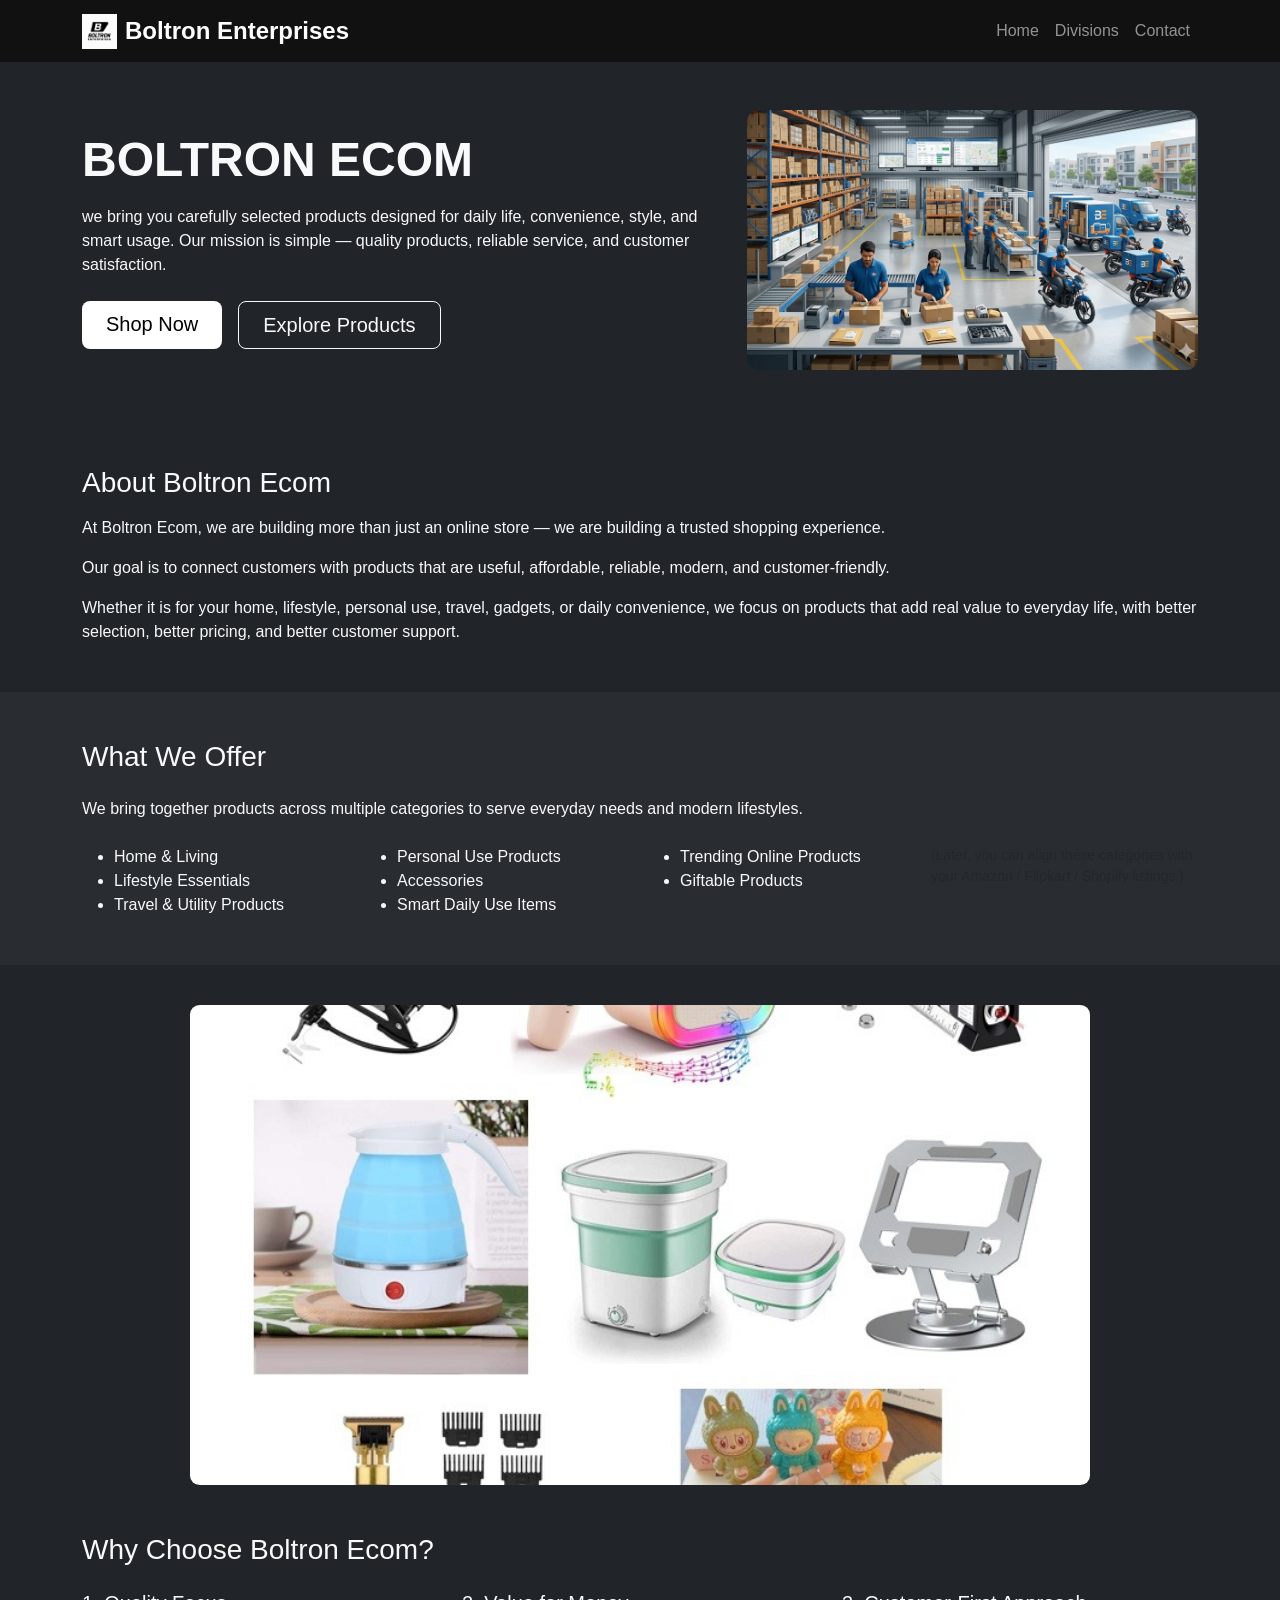
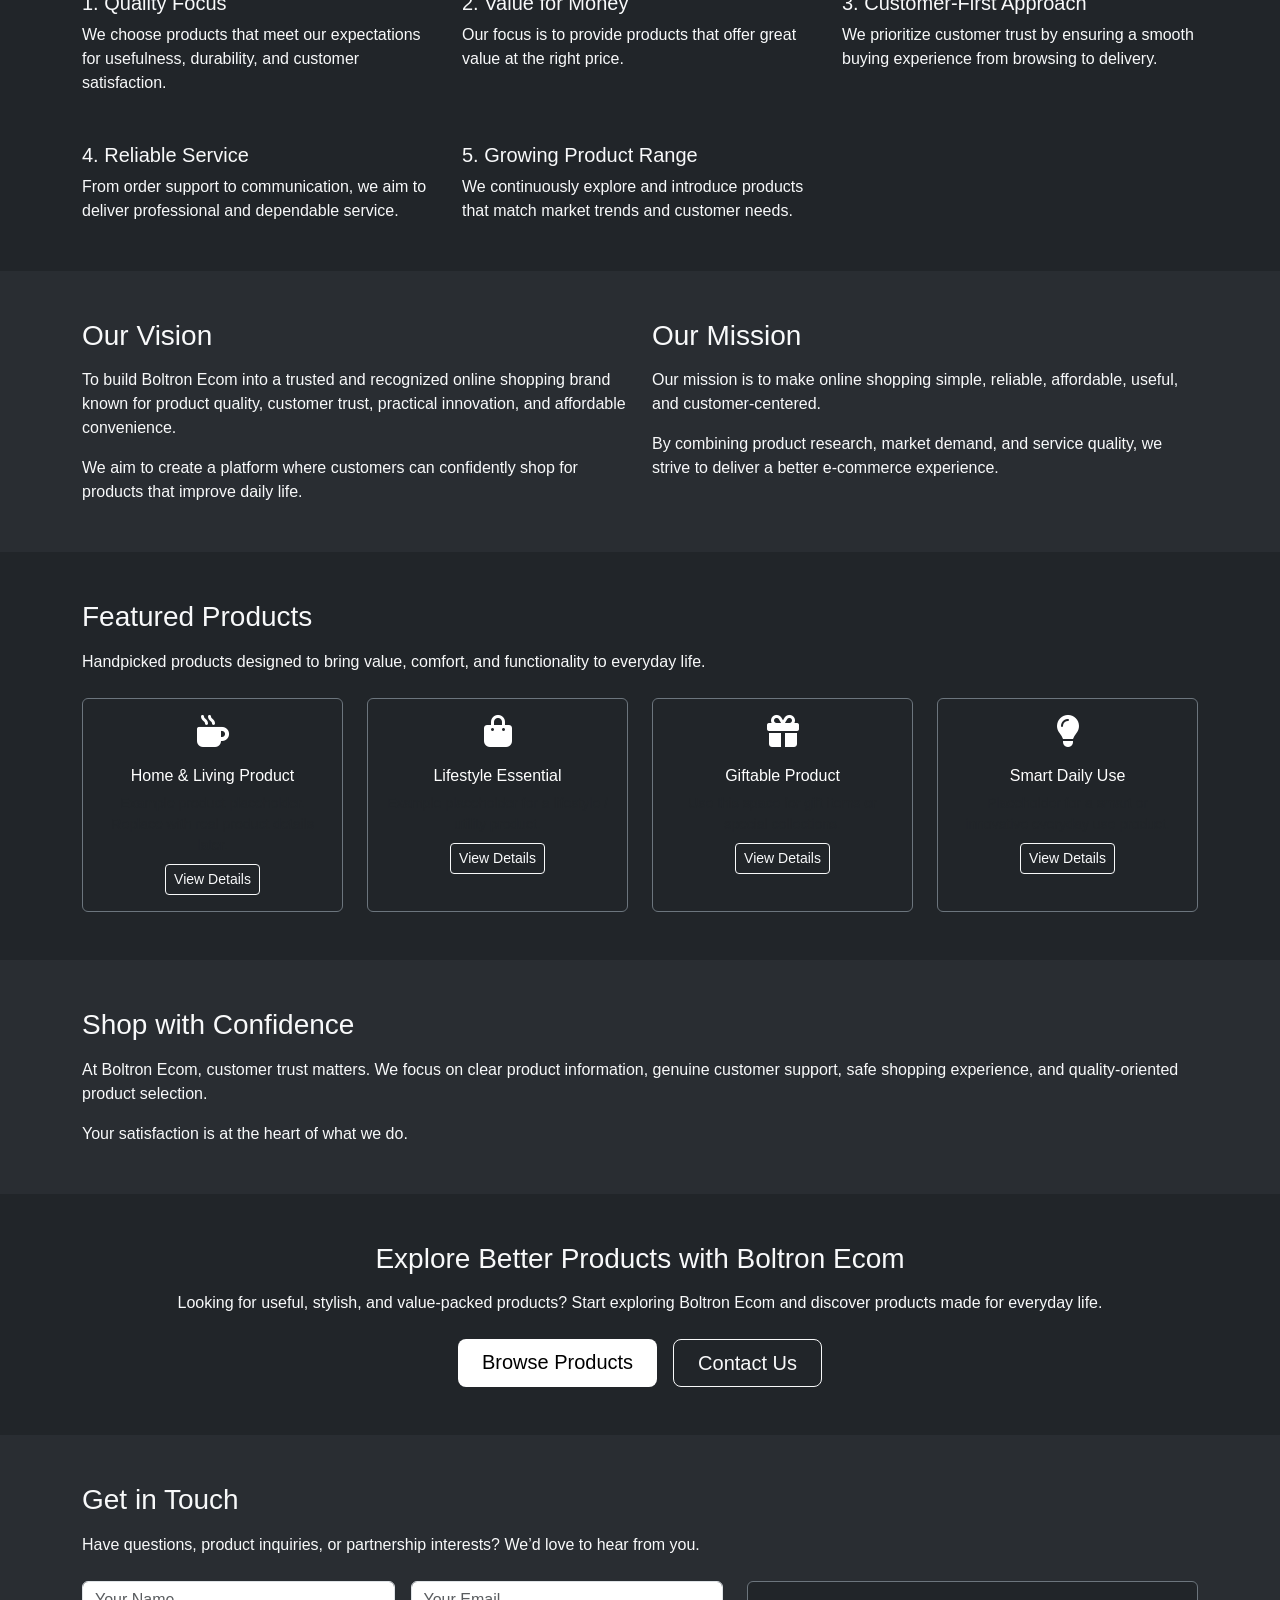
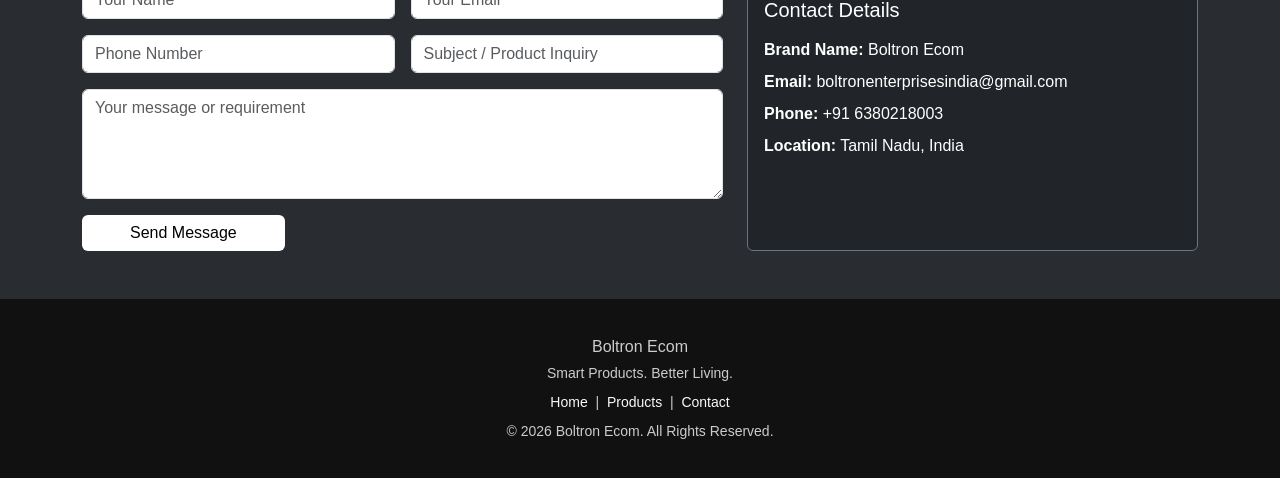
<file: boltron-ecom.html>
<!doctype html>
<html lang="en">
  <head>
    <meta charset="UTF-8" />
    <meta name="viewport" content="width=device-width, initial-scale=1.0" />
    <title>Boltron Ecom | Smart Products. Better Living.</title>

    <link
      href="https://cdn.jsdelivr.net/npm/bootstrap@5.3.3/dist/css/bootstrap.min.css"
      rel="stylesheet"
    />
    <link
      rel="stylesheet"
      href="https://cdnjs.cloudflare.com/ajax/libs/font-awesome/6.5.1/css/all.min.css"
      integrity="sha512-DTOQO9RWCH3ppGqcWaEA1BIZOC6xxalwEsw9c2QQeAIftl+Vegovlnee1c9QX4TctnWMn13TZye+giMm8e2LwA=="
      crossorigin="anonymous"
      referrerpolicy="no-referrer"
    />
    <link rel="stylesheet" href="style.css" />
  </head>
  <body class="bg-dark text-light">
    <!-- Navbar -->
    <nav class="navbar navbar-expand-lg navbar-dark">
      <div class="container">
        <a class="navbar-brand d-flex align-items-center" href="index.html#services">
          <img
            src="Boltron.jpg"
            alt="Boltron Enterprises Logo"
            class="logo-img me-2"
          />
          <span class="fw-bold fs-4">Boltron Enterprises</span>
        </a>

        <button
          class="navbar-toggler"
          type="button"
          data-bs-toggle="collapse"
          data-bs-target="#navbarNav"
        >
          <span class="navbar-toggler-icon"></span>
        </button>

        <div class="collapse navbar-collapse" id="navbarNav">
          <ul class="navbar-nav ms-auto">
            <li class="nav-item">
              <a class="nav-link" href="index.html#home">Home</a>
            </li>
            <li class="nav-item">
              <a class="nav-link" href="index.html#services">Divisions</a>
            </li>
            <li class="nav-item">
              <a class="nav-link" href="#contact">Contact</a>
            </li>
          </ul>
        </div>
      </div>
    </nav>

    <!-- HERO SECTION -->
    <section class="py-5">
      <div class="container">
        <div class="row align-items-center g-4">
          <div class="col-lg-7">
            <h1 class="display-5 fw-bold mb-3">
              BOLTRON ECOM
            </h1>
            
            <p class="mb-4">
              we bring you carefully selected products designed for
              daily life, convenience, style, and smart usage. Our mission is simple —
              quality products, reliable service, and customer satisfaction.
            </p>
            <div class="d-flex flex-wrap gap-3">
              <a href="#products" class="btn btn-primary btn-lg px-4">
                Shop Now
              </a>
              <a href="#products" class="btn btn-outline-light btn-lg px-4">
                Explore Products
              </a>
            </div>
          </div>
          <div class="col-lg-5">
        <div
          style="
            width: 100%;
            min-height: 260px;
            background: url('boltron ecom.jpg') center center/cover no-repeat;
            border-radius: 0.75rem;
          "
        ></div>
      </div>
        </div>
      </div>
    </section>

    <!-- SHORT INTRO -->
    

    <!-- ABOUT US -->
    <section class="py-5">
      <div class="container">
        <h3 class="mb-3">About Boltron Ecom</h3>
        <p>
          At Boltron Ecom, we are building more than just an online store — we are
          building a trusted shopping experience.
        </p>
        <p>
          Our goal is to connect customers with products that are useful, affordable,
          reliable, modern, and customer-friendly.
        </p>
        <p class="mb-0">
          Whether it is for your home, lifestyle, personal use, travel, gadgets, or
          daily convenience, we focus on products that add real value to everyday life,
          with better selection, better pricing, and better customer support.
        </p>
      </div>
    </section>

    <!-- WHAT WE OFFER / CATEGORIES -->
    <section id="categories" class="py-5 bg-secondary bg-opacity-10">
      <div class="container">
        <h3 class="mb-4">What We Offer</h3>
        <p class="mb-4">
          We bring together products across multiple categories to serve everyday needs
          and modern lifestyles.
        </p>

        <div class="row g-3">
          <div class="col-md-6 col-lg-3">
            <ul class="mb-0">
              <li>Home &amp; Living</li>
              <li>Lifestyle Essentials</li>
              <li>Travel &amp; Utility Products</li>
            </ul>
          </div>
          <div class="col-md-6 col-lg-3">
            <ul class="mb-0">
              <li>Personal Use Products</li>
              <li>Accessories</li>
              <li>Smart Daily Use Items</li>
            </ul>
          </div>
          <div class="col-md-6 col-lg-3">
            <ul class="mb-0">
              <li>Trending Online Products</li>
              <li>Giftable Products</li>
            </ul>
          </div>
          <div class="col-md-6 col-lg-3">
            <p class="small text-muted mb-0">
              (Later, you can align these categories with your Amazon / Flipkart / Shopify listings.)
            </p>
          </div>
        </div>
      </div>
    </section>

    <div class="row g-4 mt-3">
  <div class="col-12 d-flex justify-content-center">
    <div
      style="
        width: 100%;
        max-width: 900px;
        min-height: 480px;
        background: url('boltron ecom1.jpg') center center/cover no-repeat;
        border-radius: 0.60rem;
      "
    ></div>
  </div>
</div>


    <!-- WHY CHOOSE US -->
    <section class="py-5">
      <div class="container">
        <h3 class="mb-4">Why Choose Boltron Ecom?</h3>
        <div class="row g-4">
          <div class="col-md-6 col-lg-4">
            <h5>1. Quality Focus</h5>
            <p class="mb-0">
              We choose products that meet our expectations for usefulness, durability,
              and customer satisfaction.
            </p>
          </div>
          <div class="col-md-6 col-lg-4">
            <h5>2. Value for Money</h5>
            <p class="mb-0">
              Our focus is to provide products that offer great value at the right price.
            </p>
          </div>
          <div class="col-md-6 col-lg-4">
            <h5>3. Customer-First Approach</h5>
            <p class="mb-0">
              We prioritize customer trust by ensuring a smooth buying experience from
              browsing to delivery.
            </p>
          </div>
          <div class="col-md-6 col-lg-4">
            <h5 class="mt-4">4. Reliable Service</h5>
            <p class="mb-0">
              From order support to communication, we aim to deliver professional and
              dependable service.
            </p>
          </div>
          <div class="col-md-6 col-lg-4">
            <h5 class="mt-4">5. Growing Product Range</h5>
            <p class="mb-0">
              We continuously explore and introduce products that match market trends
              and customer needs.
            </p>
          </div>
        </div>
      </div>
    </section>

    <!-- VISION & MISSION -->
    <section class="py-5 bg-secondary bg-opacity-10">
      <div class="container">
        <div class="row g-4">
          <div class="col-lg-6">
            <h3 class="mb-3">Our Vision</h3>
            <p>
              To build Boltron Ecom into a trusted and recognized online shopping brand
              known for product quality, customer trust, practical innovation, and
              affordable convenience.
            </p>
            <p class="mb-0">
              We aim to create a platform where customers can confidently shop for
              products that improve daily life.
            </p>
          </div>
          <div class="col-lg-6">
            <h3 class="mb-3">Our Mission</h3>
            <p>
              Our mission is to make online shopping simple, reliable, affordable,
              useful, and customer-centered.
            </p>
            <p class="mb-0">
              By combining product research, market demand, and service quality, we
              strive to deliver a better e-commerce experience.
            </p>
          </div>
        </div>
      </div>
    </section>

    <!-- FEATURED PRODUCTS (placeholder) -->
    <section id="products" class="py-5">
      <div class="container">
        <h3 class="mb-3">Featured Products</h3>
        <p class="mb-4">
          Handpicked products designed to bring value, comfort, and functionality to
          everyday life.
        </p>

        <div class="row g-4">
          <!-- Example product card 1 -->
          <div class="col-md-6 col-lg-3">
            <div class="card h-100 bg-dark border-secondary">
              <div class="card-body text-center">
                <div class="mb-3">
                  <i class="fa-solid fa-mug-hot fa-2x"></i>
                </div>
                <h6 class="mb-2">Home &amp; Living Product</h6>
                <p class="small text-muted mb-2">
                  Example product placeholder. Replace with real product details later.
                </p>
                <button class="btn btn-outline-light btn-sm" type="button">
                  View Details
                </button>
              </div>
            </div>
          </div>

          <!-- Example product card 2 -->
          <div class="col-md-6 col-lg-3">
            <div class="card h-100 bg-dark border-secondary">
              <div class="card-body text-center">
                <div class="mb-3">
                  <i class="fa-solid fa-bag-shopping fa-2x"></i>
                </div>
                <h6 class="mb-2">Lifestyle Essential</h6>
                <p class="small text-muted mb-2">
                  Example placeholder for a lifestyle / utility product.
                </p>
                <button class="btn btn-outline-light btn-sm" type="button">
                  View Details
                </button>
              </div>
            </div>
          </div>

          <!-- Example product card 3 -->
          <div class="col-md-6 col-lg-3">
            <div class="card h-100 bg-dark border-secondary">
              <div class="card-body text-center">
                <div class="mb-3">
                  <i class="fa-solid fa-gift fa-2x"></i>
                </div>
                <h6 class="mb-2">Giftable Product</h6>
                <p class="small text-muted mb-2">
                  Use this space for gift items or special collections.
                </p>
                <button class="btn btn-outline-light btn-sm" type="button">
                  View Details
                </button>
              </div>
            </div>
          </div>

          <!-- Example product card 4 -->
          <div class="col-md-6 col-lg-3">
            <div class="card h-100 bg-dark border-secondary">
              <div class="card-body text-center">
                <div class="mb-3">
                  <i class="fa-solid fa-lightbulb fa-2x"></i>
                </div>
                <h6 class="mb-2">Smart Daily Use</h6>
                <p class="small text-muted mb-2">
                  Placeholder for a smart or innovative everyday use product.
                </p>
                <button class="btn btn-outline-light btn-sm" type="button">
                  View Details
                </button>
              </div>
            </div>
          </div>
        </div>
      </div>
    </section>

    <!-- TRUST / ASSURANCE -->
    <section class="py-5 bg-secondary bg-opacity-10">
      <div class="container">
        <h3 class="mb-3">Shop with Confidence</h3>
        <p>
          At Boltron Ecom, customer trust matters. We focus on clear product information,
          genuine customer support, safe shopping experience, and quality-oriented
          product selection.
        </p>
        <p class="mb-0">
          Your satisfaction is at the heart of what we do.
        </p>
      </div>
    </section>

    <!-- CTA -->
    <section class="py-5">
      <div class="container text-center">
        <h3 class="mb-3">Explore Better Products with Boltron Ecom</h3>
        <p class="mb-4">
          Looking for useful, stylish, and value-packed products? Start exploring
          Boltron Ecom and discover products made for everyday life.
        </p>
        <div class="d-flex justify-content-center gap-3 flex-wrap">
          <a href="#products" class="btn btn-primary btn-lg px-4">
            Browse Products
          </a>
          <a href="#contact" class="btn btn-outline-light btn-lg px-4">
            Contact Us
          </a>
        </div>
      </div>
    </section>

    <!-- CONTACT -->
    <section id="contact" class="py-5 bg-secondary bg-opacity-10">
      <div class="container">
        <h3 class="mb-3">Get in Touch</h3>
        <p class="mb-4">
          Have questions, product inquiries, or partnership interests? We’d love to hear from you.
        </p>

        <div class="row g-4">
          <div class="col-lg-7">
            <form>
              <div class="row g-3">
                <div class="col-md-6">
                  <input
                    type="text"
                    class="form-control"
                    placeholder="Your Name"
                    required
                  />
                </div>
                <div class="col-md-6">
                  <input
                    type="email"
                    class="form-control"
                    placeholder="Your Email"
                    required
                  />
                </div>
                <div class="col-md-6">
                  <input
                    type="text"
                    class="form-control"
                    placeholder="Phone Number"
                  />
                </div>
                <div class="col-md-6">
                  <input
                    type="text"
                    class="form-control"
                    placeholder="Subject / Product Inquiry"
                  />
                </div>
                <div class="col-12">
                  <textarea
                    class="form-control"
                    rows="4"
                    placeholder="Your message or requirement"
                    required
                  ></textarea>
                </div>
                <div class="col-12">
                  <button type="button" class="btn btn-primary px-5">
                    Send Message
                  </button>
                </div>
              </div>
            </form>
          </div>

          <div class="col-lg-5">
            <div class="card bg-dark border-secondary h-100">
              <div class="card-body">
                <h5 class="mb-3">Contact Details</h5>
                <p class="mb-2">
                  <strong>Brand Name:</strong> Boltron Ecom
                </p>
                <p class="mb-2">
                  <strong>Email:</strong> boltronenterprisesindia@gmail.com
                </p>
                <p class="mb-2">
                  <strong>Phone:</strong> +91 6380218003
                </p>
                <p class="mb-0">
                  <strong>Location:</strong> Tamil Nadu, India
                </p>
              </div>
            </div>
          </div>
        </div>
      </div>
    </section>

    <!-- FOOTER -->
    <footer class="text-center">
      <div class="container py-3">
        <p class="mb-1">Boltron Ecom</p>
        <p class="mb-2 small">Smart Products. Better Living.</p>
        <p class="small mb-2">
          <a href="#top" class="text-decoration-none text-light">Home</a>
          &nbsp;|&nbsp;
          <a href="#categories" class="text-decoration-none text-light">Products</a>
          &nbsp;|&nbsp;
          <a href="#contact" class="text-decoration-none text-light">Contact</a>
        </p>
        <p class="small mb-0">
          &copy; 2026 Boltron Ecom. All Rights Reserved.
        </p>
      </div>
    </footer>

    <script src="https://cdn.jsdelivr.net/npm/bootstrap@5.3.3/dist/js/bootstrap.bundle.min.js"></script>
  </body>
</html>
</file>
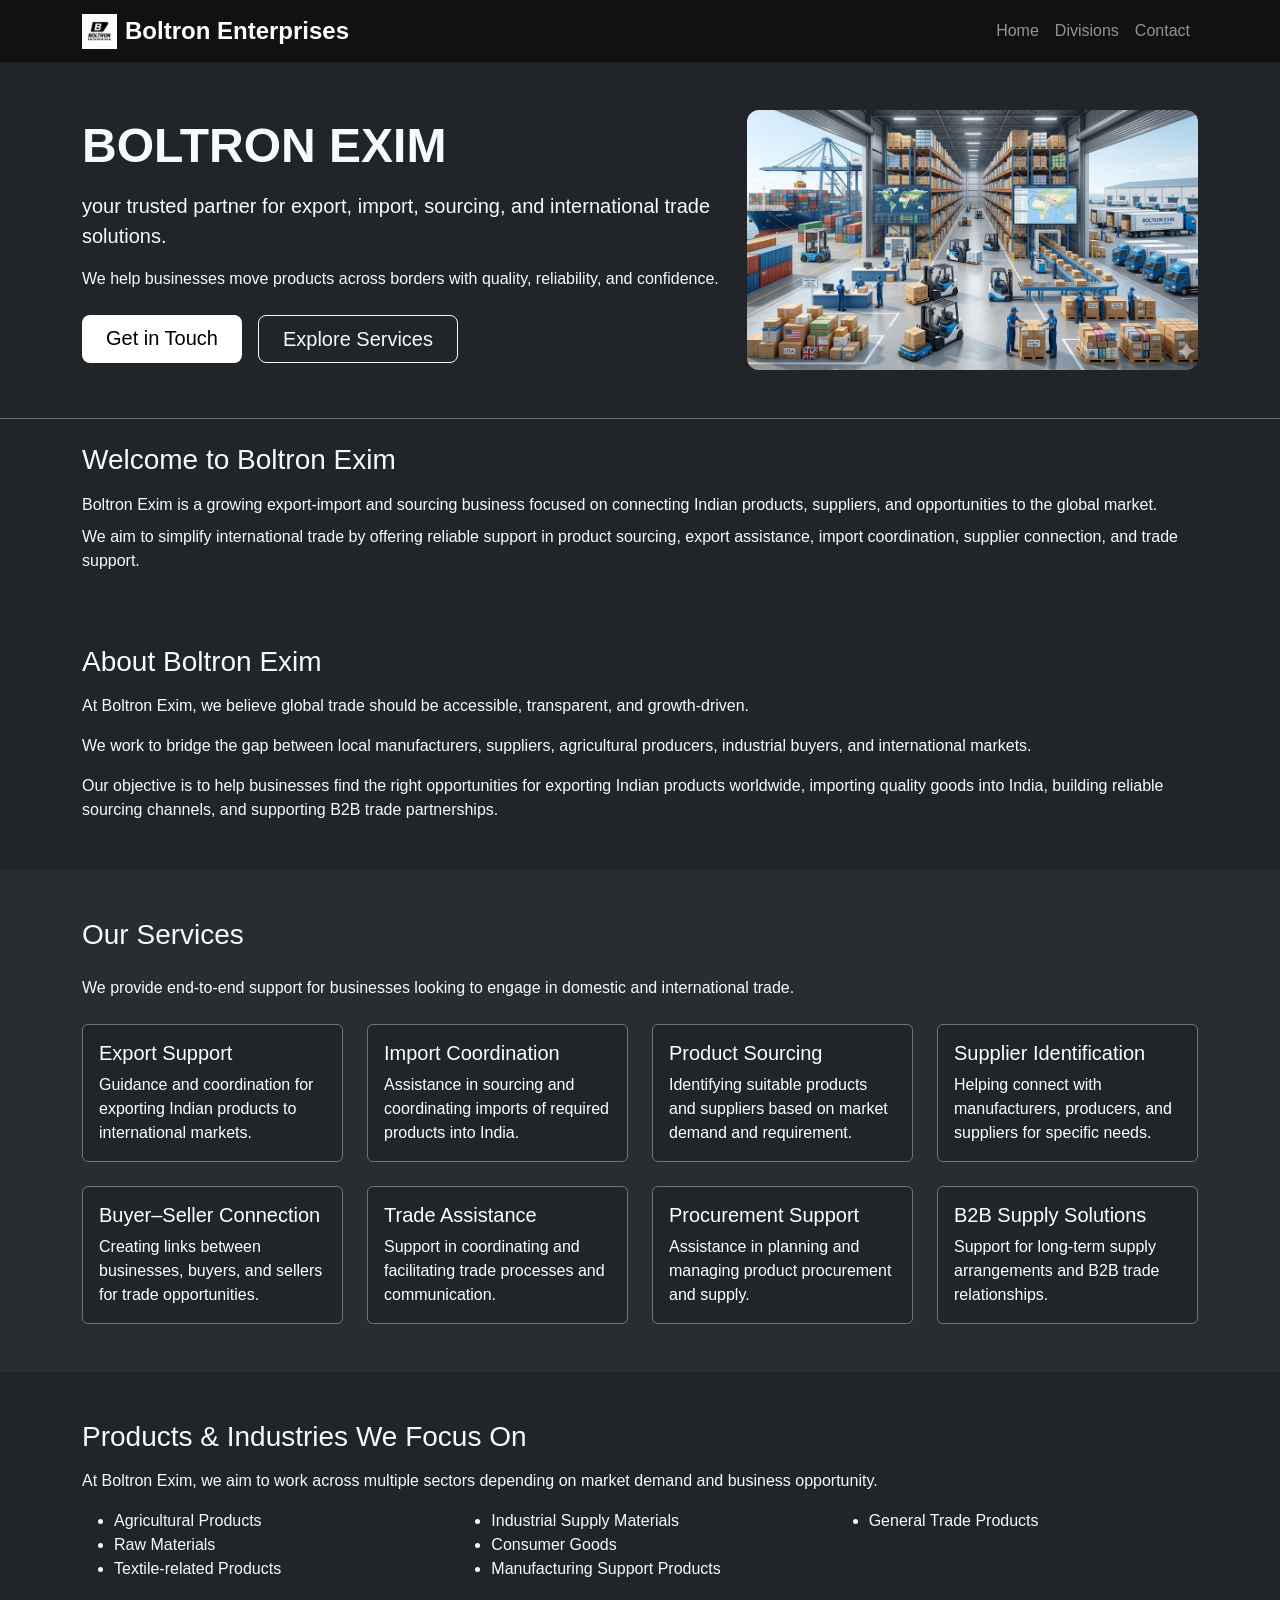
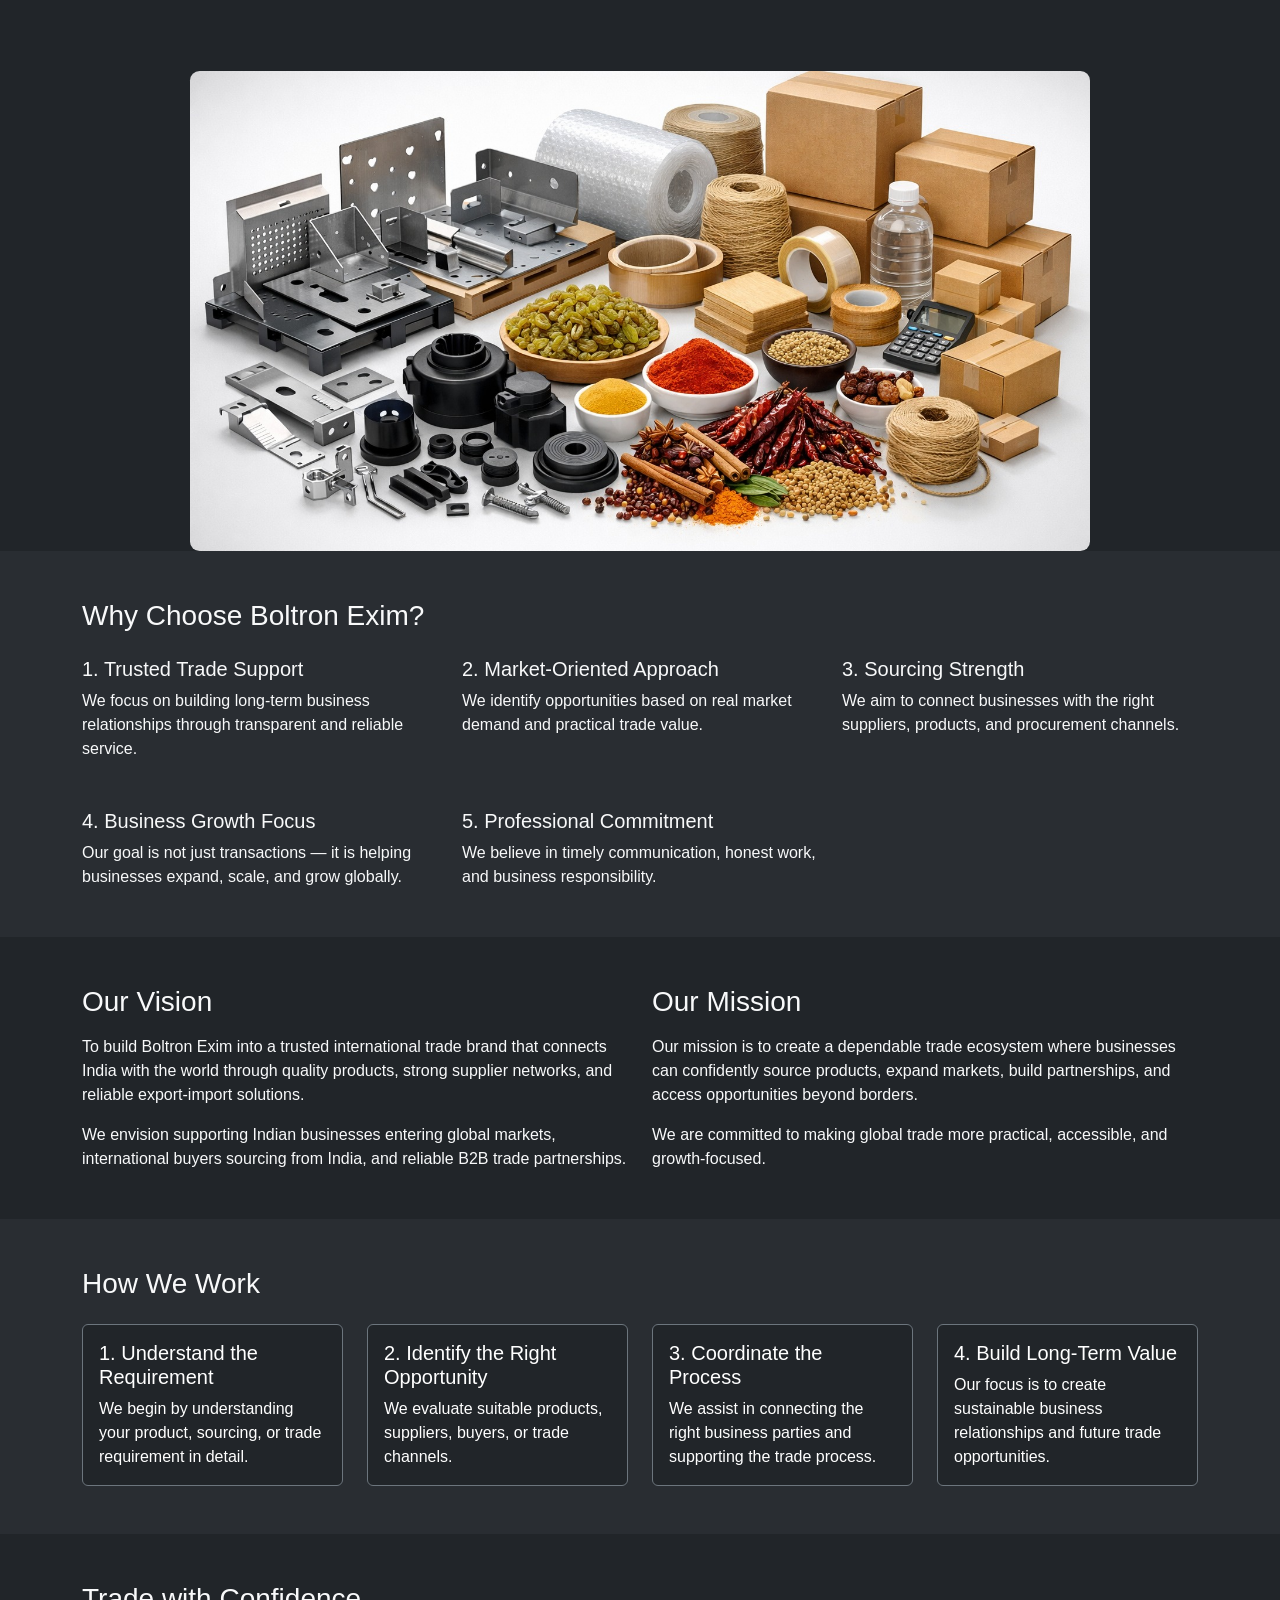
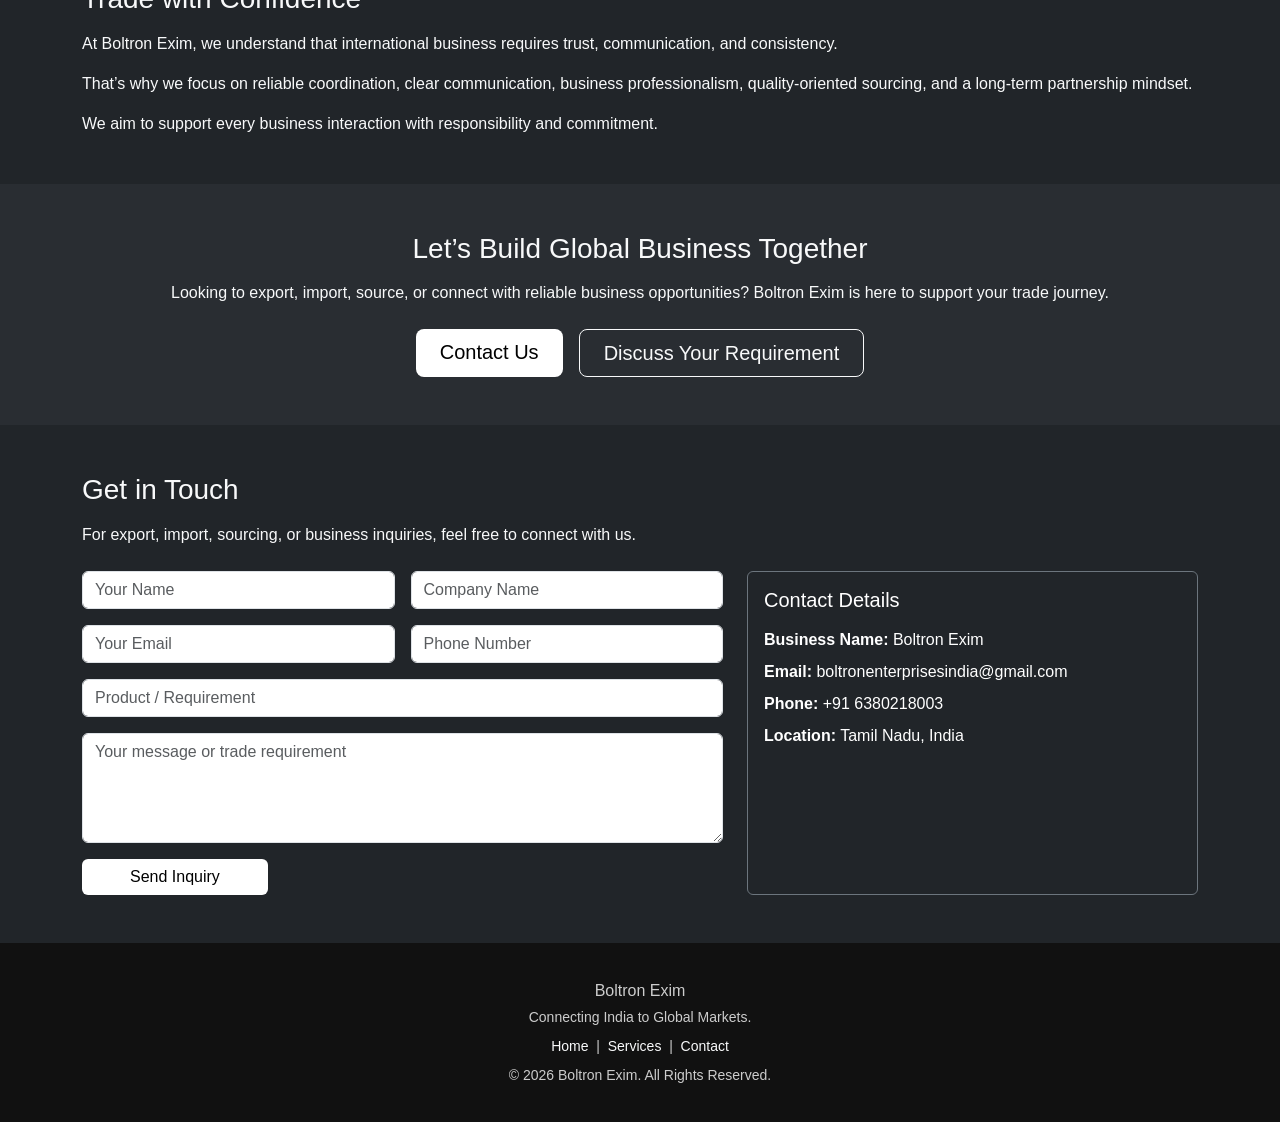
<file: boltron-exim.html>
<!doctype html>
<html lang="en">
  <head>
    <meta charset="UTF-8" />
    <meta name="viewport" content="width=device-width, initial-scale=1.0" />
    <title>Boltron Exim | Connecting India to Global Markets</title>

    <link
      href="https://cdn.jsdelivr.net/npm/bootstrap@5.3.3/dist/css/bootstrap.min.css"
      rel="stylesheet"
    />
    <link
      rel="stylesheet"
      href="https://cdnjs.cloudflare.com/ajax/libs/font-awesome/6.5.1/css/all.min.css"
      integrity="sha512-DTOQO9RWCH3ppGqcWaEA1BIZOC6xxalwEsw9c2QQeAIftl+Vegovlnee1c9QX4TctnWMn13TZye+giMm8e2LwA=="
      crossorigin="anonymous"
      referrerpolicy="no-referrer"
    />
    <link rel="stylesheet" href="style.css" />
  </head>
  <body class="bg-dark text-light">
    <!-- Navbar -->
    <nav class="navbar navbar-expand-lg navbar-dark">
      <div class="container">
        <a class="navbar-brand d-flex align-items-center" href="index.html#services">
          <img
            src="Boltron.jpg"
            alt="Boltron Enterprises Logo"
            class="logo-img me-2"
          />
          <span class="fw-bold fs-4">Boltron Enterprises</span>
        </a>

        <button
          class="navbar-toggler"
          type="button"
          data-bs-toggle="collapse"
          data-bs-target="#navbarNav"
        >
          <span class="navbar-toggler-icon"></span>
        </button>

        <div class="collapse navbar-collapse" id="navbarNav">
          <ul class="navbar-nav ms-auto">
            <li class="nav-item">
              <a class="nav-link" href="index.html#home">Home</a>
            </li>
            <li class="nav-item">
              <a class="nav-link" href="index.html#services">Divisions</a>
            </li>
            <li class="nav-item">
              <a class="nav-link" href="#contact">Contact</a>
            </li>
          </ul>
        </div>
      </div>
    </nav>

    <!-- HERO SECTION -->
    <section class="py-5">
      <div class="container">
        <div class="row align-items-center g-4">
          <div class="col-lg-7">
            <h1 class="display-5 fw-bold mb-3">
              BOLTRON EXIM
            </h1>
            <p class="lead mb-3">
             your trusted partner for export, import, sourcing, and international trade solutions.
            </p>
            <p class="mb-4">
              We help businesses move products across borders with quality, reliability, and confidence.
            </p>
            <div class="d-flex flex-wrap gap-3">
              <a href="#contact" class="btn btn-primary btn-lg px-4">
                Get in Touch
              </a>
              <a href="#services" class="btn btn-outline-light btn-lg px-4">
                Explore Services
              </a>
            </div>
          </div>
           <div class="col-lg-5">
        <div
          style="
            width: 100%;
            min-height: 260px;
            background: url('boltron exim.jpg') center center/cover no-repeat;
            border-radius: 0.75rem;
          "
        ></div>
      </div>
        </div>
      </div>
    </section>

    <!-- SHORT INTRO -->
    <section class="py-4 border-top border-secondary">
      <div class="container">
        <h3 class="mb-3">Welcome to Boltron Exim</h3>
        <p class="mb-2">
          Boltron Exim is a growing export-import and sourcing business focused on connecting Indian
          products, suppliers, and opportunities to the global market.
        </p>
        <p class="mb-0">
          We aim to simplify international trade by offering reliable support in product sourcing,
          export assistance, import coordination, supplier connection, and trade support.
        </p>
      </div>
    </section>

    <!-- ABOUT US -->
    <section class="py-5">
      <div class="container">
        <h3 class="mb-3">About Boltron Exim</h3>
        <p>
          At Boltron Exim, we believe global trade should be accessible, transparent, and growth-driven.
        </p>
        <p>
          We work to bridge the gap between local manufacturers, suppliers, agricultural producers,
          industrial buyers, and international markets.
        </p>
        <p class="mb-0">
          Our objective is to help businesses find the right opportunities for exporting Indian products
          worldwide, importing quality goods into India, building reliable sourcing channels, and
          supporting B2B trade partnerships.
        </p>
      </div>
    </section>

    <!-- SERVICES -->
    <section id="services" class="py-5 bg-secondary bg-opacity-10">
      <div class="container">
        <h3 class="mb-4">Our Services</h3>
        <p class="mb-4">
          We provide end-to-end support for businesses looking to engage in domestic and international trade.
        </p>

        <div class="row g-4">
          <div class="col-md-6 col-lg-3">
            <div class="card h-100 bg-dark border-secondary">
              <div class="card-body">
                <h5 class="card-title">Export Support</h5>
                <p class="card-text">
                  Guidance and coordination for exporting Indian products to international markets.
                </p>
              </div>
            </div>
          </div>

          <div class="col-md-6 col-lg-3">
            <div class="card h-100 bg-dark border-secondary">
              <div class="card-body">
                <h5 class="card-title">Import Coordination</h5>
                <p class="card-text">
                  Assistance in sourcing and coordinating imports of required products into India.
                </p>
              </div>
            </div>
          </div>

          <div class="col-md-6 col-lg-3">
            <div class="card h-100 bg-dark border-secondary">
              <div class="card-body">
                <h5 class="card-title">Product Sourcing</h5>
                <p class="card-text">
                  Identifying suitable products and suppliers based on market demand and requirement.
                </p>
              </div>
            </div>
          </div>

          <div class="col-md-6 col-lg-3">
            <div class="card h-100 bg-dark border-secondary">
              <div class="card-body">
                <h5 class="card-title">Supplier Identification</h5>
                <p class="card-text">
                  Helping connect with manufacturers, producers, and suppliers for specific needs.
                </p>
              </div>
            </div>
          </div>

          <div class="col-md-6 col-lg-3">
            <div class="card h-100 bg-dark border-secondary">
              <div class="card-body">
                <h5 class="card-title">Buyer–Seller Connection</h5>
                <p class="card-text">
                  Creating links between businesses, buyers, and sellers for trade opportunities.
                </p>
              </div>
            </div>
          </div>

          <div class="col-md-6 col-lg-3">
            <div class="card h-100 bg-dark border-secondary">
              <div class="card-body">
                <h5 class="card-title">Trade Assistance</h5>
                <p class="card-text">
                  Support in coordinating and facilitating trade processes and communication.
                </p>
              </div>
            </div>
          </div>

          <div class="col-md-6 col-lg-3">
            <div class="card h-100 bg-dark border-secondary">
              <div class="card-body">
                <h5 class="card-title">Procurement Support</h5>
                <p class="card-text">
                  Assistance in planning and managing product procurement and supply.
                </p>
              </div>
            </div>
          </div>

          <div class="col-md-6 col-lg-3">
            <div class="card h-100 bg-dark border-secondary">
              <div class="card-body">
                <h5 class="card-title">B2B Supply Solutions</h5>
                <p class="card-text">
                  Support for long-term supply arrangements and B2B trade relationships.
                </p>
              </div>
            </div>
          </div>
        </div>
      </div>
    </section>

    <!-- INDUSTRIES / PRODUCTS -->
    <section class="py-5">
      <div class="container">
        <h3 class="mb-3">Products &amp; Industries We Focus On</h3>
        <p>
          At Boltron Exim, we aim to work across multiple sectors depending on market demand and business opportunity.
        </p>

        <div class="row g-3">
          <div class="col-md-6 col-lg-4">
            <ul class="mb-0">
              <li>Agricultural Products</li>
              <li>Raw Materials</li>
              <li>Textile-related Products</li>
            </ul>
          </div>
          <div class="col-md-6 col-lg-4">
            <ul class="mb-0">
              <li>Industrial Supply Materials</li>
              <li>Consumer Goods</li>
              <li>Manufacturing Support Products</li>
            </ul>
          </div>
          <div class="col-md-6 col-lg-4">
            <ul class="mb-0">
              <li>General Trade Products</li>
            </ul>
            <p class="small text-muted mt-2 mb-0">
              (Later you can specify exact items such as cotton, garments, plastics, sheet metal parts, dry grapes, etc.)
            </p>
          </div>
        </div>
      </div>
    </section>
  

     <div class="row g-4 mt-3">
  <div class="col-12 d-flex justify-content-center">
    <div
      style="
        width: 100%;
        max-width: 900px;
        min-height: 480px;
        background: url('boltronexim1.jpg') center center/cover no-repeat;
        border-radius: 0.60rem;
      "
    ></div>
  </div>
</div>


    <!-- WHY CHOOSE US -->
    <section class="py-5 bg-secondary bg-opacity-10">
      <div class="container">
        <h3 class="mb-4">Why Choose Boltron Exim?</h3>
        <div class="row g-4">
          <div class="col-md-6 col-lg-4">
            <h5>1. Trusted Trade Support</h5>
            <p class="mb-0">
              We focus on building long-term business relationships through transparent and reliable service.
            </p>
          </div>
          <div class="col-md-6 col-lg-4">
            <h5>2. Market-Oriented Approach</h5>
            <p class="mb-0">
              We identify opportunities based on real market demand and practical trade value.
            </p>
          </div>
          <div class="col-md-6 col-lg-4">
            <h5>3. Sourcing Strength</h5>
            <p class="mb-0">
              We aim to connect businesses with the right suppliers, products, and procurement channels.
            </p>
          </div>
          <div class="col-md-6 col-lg-4">
            <h5 class="mt-4">4. Business Growth Focus</h5>
            <p class="mb-0">
              Our goal is not just transactions — it is helping businesses expand, scale, and grow globally.
            </p>
          </div>
          <div class="col-md-6 col-lg-4">
            <h5 class="mt-4">5. Professional Commitment</h5>
            <p class="mb-0">
              We believe in timely communication, honest work, and business responsibility.
            </p>
          </div>
        </div>
      </div>
    </section>

    <!-- VISION & MISSION -->
    <section class="py-5">
      <div class="container">
        <div class="row g-4">
          <div class="col-lg-6">
            <h3 class="mb-3">Our Vision</h3>
            <p>
              To build Boltron Exim into a trusted international trade brand that connects India with the world
              through quality products, strong supplier networks, and reliable export-import solutions.
            </p>
            <p class="mb-0">
              We envision supporting Indian businesses entering global markets, international buyers sourcing from
              India, and reliable B2B trade partnerships.
            </p>
          </div>
          <div class="col-lg-6">
            <h3 class="mb-3">Our Mission</h3>
            <p>
              Our mission is to create a dependable trade ecosystem where businesses can confidently source products,
              expand markets, build partnerships, and access opportunities beyond borders.
            </p>
            <p class="mb-0">
              We are committed to making global trade more practical, accessible, and growth-focused.
            </p>
          </div>
        </div>
      </div>
    </section>

    <!-- HOW WE WORK -->
    <section class="py-5 bg-secondary bg-opacity-10">
      <div class="container">
        <h3 class="mb-4">How We Work</h3>
        <div class="row g-4">
          <div class="col-md-6 col-lg-3">
            <div class="card h-100 bg-dark border-secondary">
              <div class="card-body">
                <h5 class="card-title">1. Understand the Requirement</h5>
                <p class="card-text">
                  We begin by understanding your product, sourcing, or trade requirement in detail.
                </p>
              </div>
            </div>
          </div>
          <div class="col-md-6 col-lg-3">
            <div class="card h-100 bg-dark border-secondary">
              <div class="card-body">
                <h5 class="card-title">2. Identify the Right Opportunity</h5>
                <p class="card-text">
                  We evaluate suitable products, suppliers, buyers, or trade channels.
                </p>
              </div>
            </div>
          </div>
          <div class="col-md-6 col-lg-3">
            <div class="card h-100 bg-dark border-secondary">
              <div class="card-body">
                <h5 class="card-title">3. Coordinate the Process</h5>
                <p class="card-text">
                  We assist in connecting the right business parties and supporting the trade process.
                </p>
              </div>
            </div>
          </div>
          <div class="col-md-6 col-lg-3">
            <div class="card h-100 bg-dark border-secondary">
              <div class="card-body">
                <h5 class="card-title">4. Build Long-Term Value</h5>
                <p class="card-text">
                  Our focus is to create sustainable business relationships and future trade opportunities.
                </p>
              </div>
            </div>
          </div>
        </div>
      </div>
    </section>

    <!-- TRUST / ASSURANCE -->
    <section class="py-5">
      <div class="container">
        <h3 class="mb-3">Trade with Confidence</h3>
        <p>
          At Boltron Exim, we understand that international business requires trust, communication, and consistency.
        </p>
        <p>
          That’s why we focus on reliable coordination, clear communication, business professionalism,
          quality-oriented sourcing, and a long-term partnership mindset.
        </p>
        <p class="mb-0">
          We aim to support every business interaction with responsibility and commitment.
        </p>
      </div>
    </section>

    <!-- CTA -->
    <section class="py-5 bg-secondary bg-opacity-10">
      <div class="container text-center">
        <h3 class="mb-3">Let’s Build Global Business Together</h3>
        <p class="mb-4">
          Looking to export, import, source, or connect with reliable business opportunities?
          Boltron Exim is here to support your trade journey.
        </p>
        <div class="d-flex justify-content-center gap-3 flex-wrap">
          <a href="#contact" class="btn btn-primary btn-lg px-4">
            Contact Us
          </a>
          <a href="#contact" class="btn btn-outline-light btn-lg px-4">
            Discuss Your Requirement
          </a>
        </div>
      </div>
    </section>

    <!-- CONTACT -->
    <section id="contact" class="py-5">
      <div class="container">
        <h3 class="mb-3">Get in Touch</h3>
        <p class="mb-4">
          For export, import, sourcing, or business inquiries, feel free to connect with us.
        </p>

        <div class="row g-4">
          <div class="col-lg-7">
            <form>
              <div class="row g-3">
                <div class="col-md-6">
                  <input
                    type="text"
                    class="form-control"
                    placeholder="Your Name"
                    required
                  />
                </div>
                <div class="col-md-6">
                  <input
                    type="text"
                    class="form-control"
                    placeholder="Company Name"
                  />
                </div>
                <div class="col-md-6">
                  <input
                    type="email"
                    class="form-control"
                    placeholder="Your Email"
                    required
                  />
                </div>
                <div class="col-md-6">
                  <input
                    type="text"
                    class="form-control"
                    placeholder="Phone Number"
                  />
                </div>
                <div class="col-12">
                  <input
                    type="text"
                    class="form-control"
                    placeholder="Product / Requirement"
                  />
                </div>
                <div class="col-12">
                  <textarea
                    class="form-control"
                    rows="4"
                    placeholder="Your message or trade requirement"
                    required
                  ></textarea>
                </div>
                <div class="col-12">
                  <button type="button" class="btn btn-primary px-5">
                    Send Inquiry
                  </button>
                </div>
              </div>
            </form>
          </div>

          <div class="col-lg-5">
            <div class="card bg-dark border-secondary h-100">
              <div class="card-body">
                <h5 class="mb-3">Contact Details</h5>
                <p class="mb-2">
                  <strong>Business Name:</strong> Boltron Exim
                </p>
                <p class="mb-2">
                  <strong>Email:</strong> boltronenterprisesindia@gmail.com
                </p>
                <p class="mb-2">
                  <strong>Phone:</strong> +91 6380218003
                </p>
                <p class="mb-0">
                  <strong>Location:</strong> Tamil Nadu, India
                </p>
              </div>
            </div>
          </div>
        </div>
      </div>
    </section>

    <!-- FOOTER -->
    <footer class="text-center">
      <div class="container py-3">
        <p class="mb-1">Boltron Exim</p>
        <p class="mb-2 small">Connecting India to Global Markets.</p>
        <p class="small mb-2">
          <a href="#top" class="text-decoration-none text-light">Home</a>
          &nbsp;|&nbsp;
          <a href="#services" class="text-decoration-none text-light">Services</a>
          &nbsp;|&nbsp;
          <a href="#contact" class="text-decoration-none text-light">Contact</a>
        </p>
        <p class="small mb-0">
          &copy; 2026 Boltron Exim. All Rights Reserved.
        </p>
      </div>
    </footer>

    <script src="https://cdn.jsdelivr.net/npm/bootstrap@5.3.3/dist/js/bootstrap.bundle.min.js"></script>
  </body>
</html>
</file>
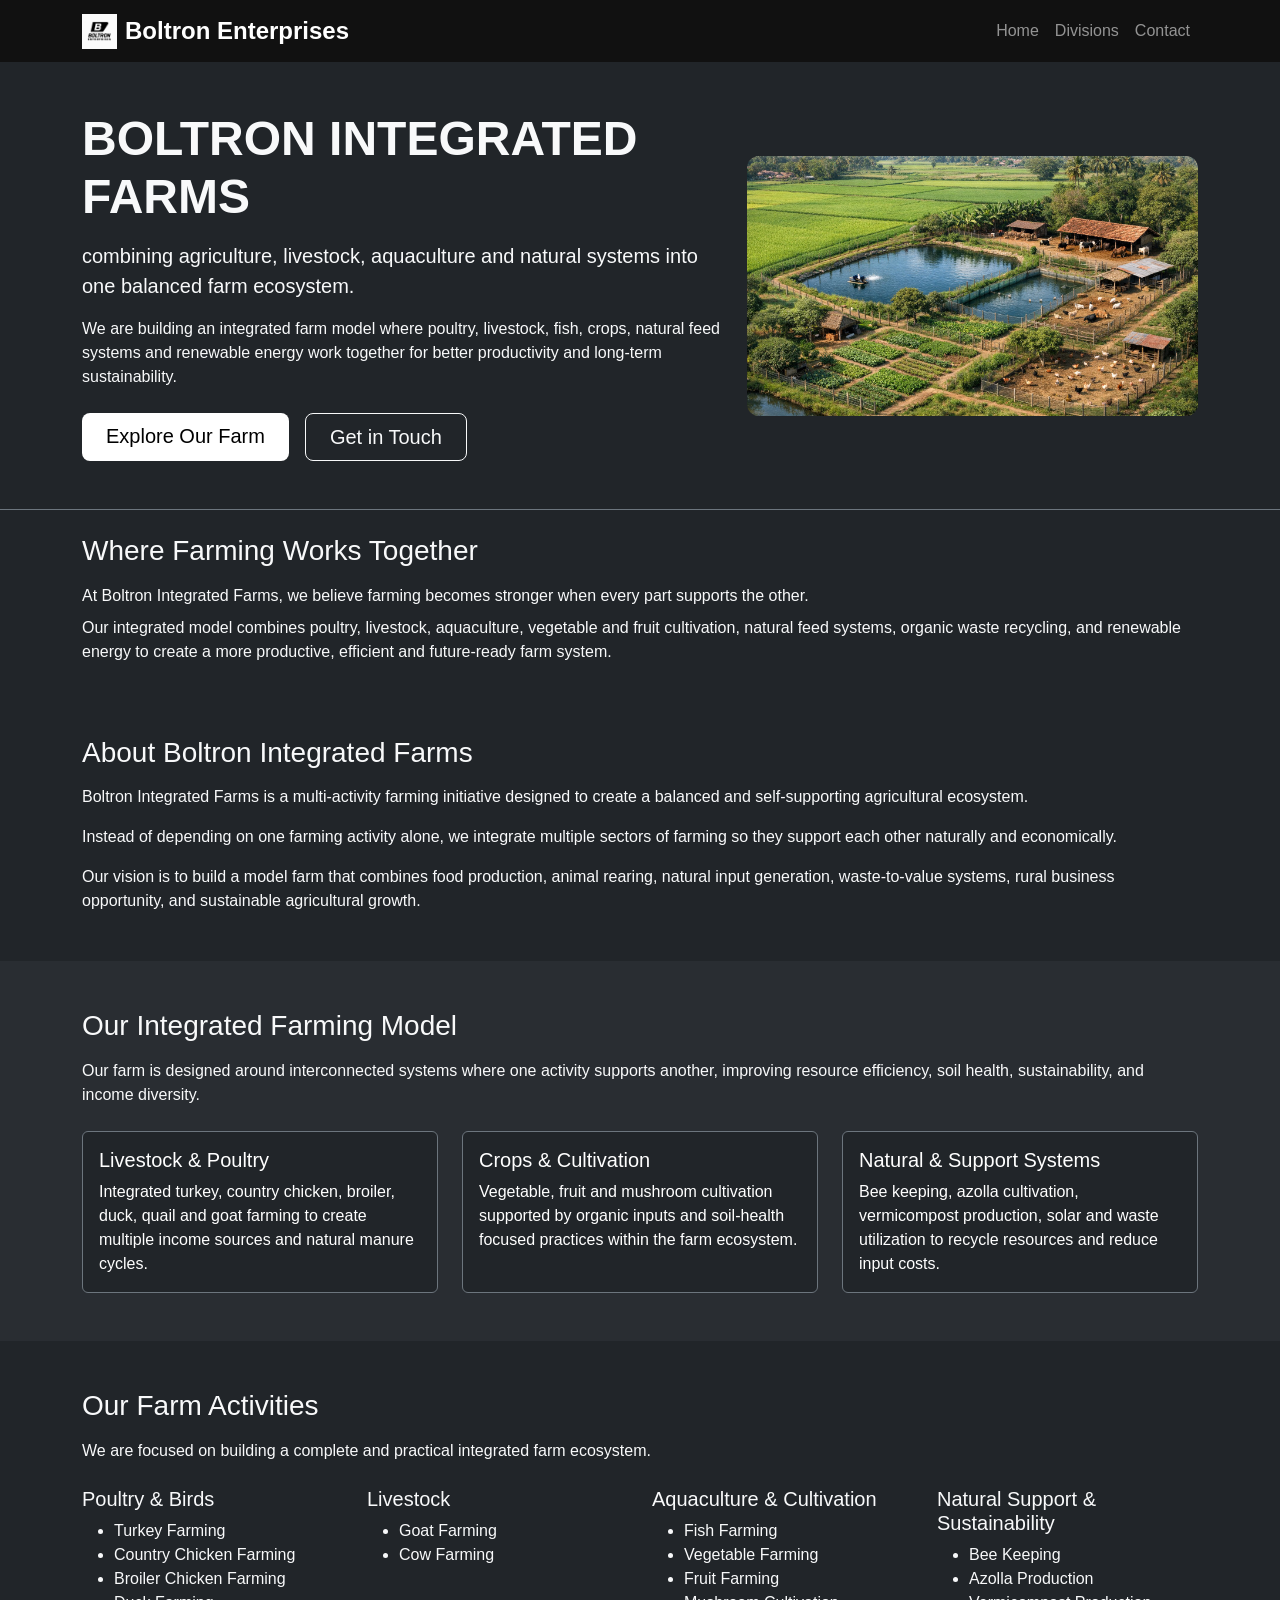
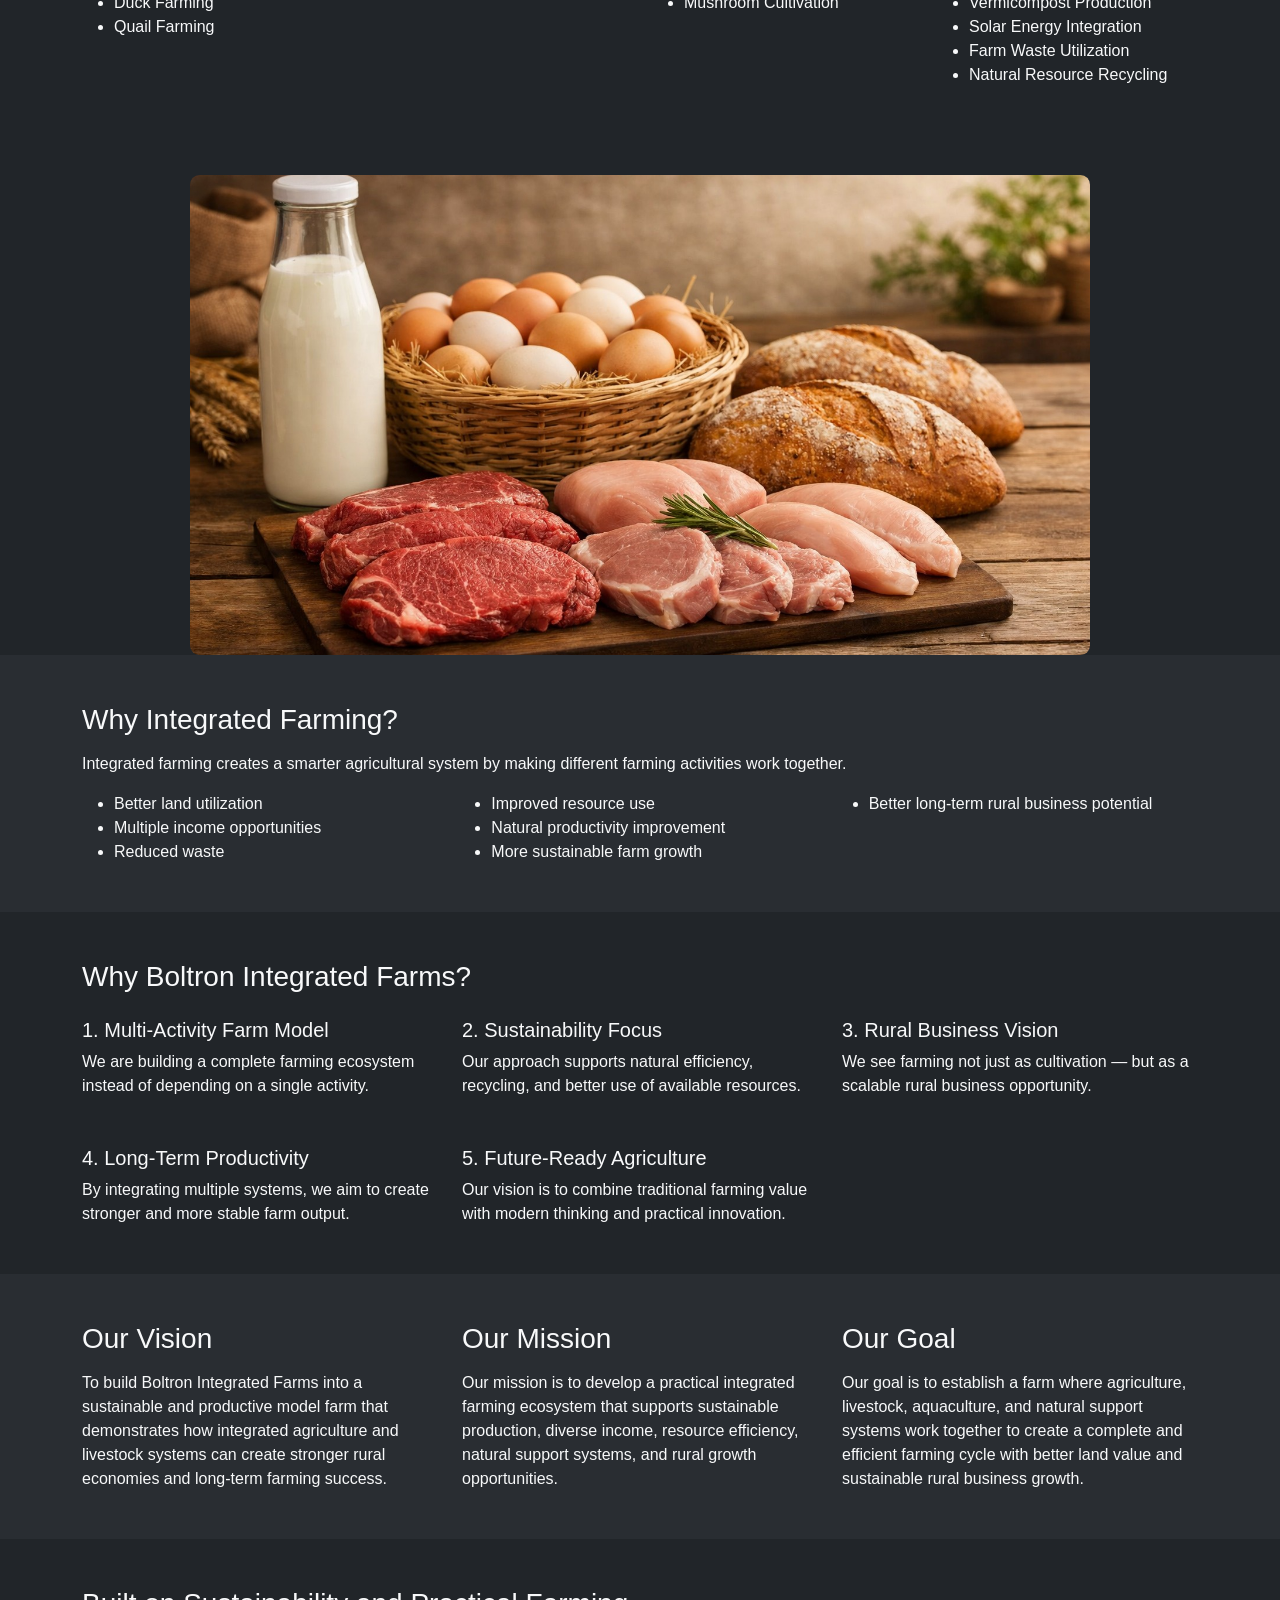
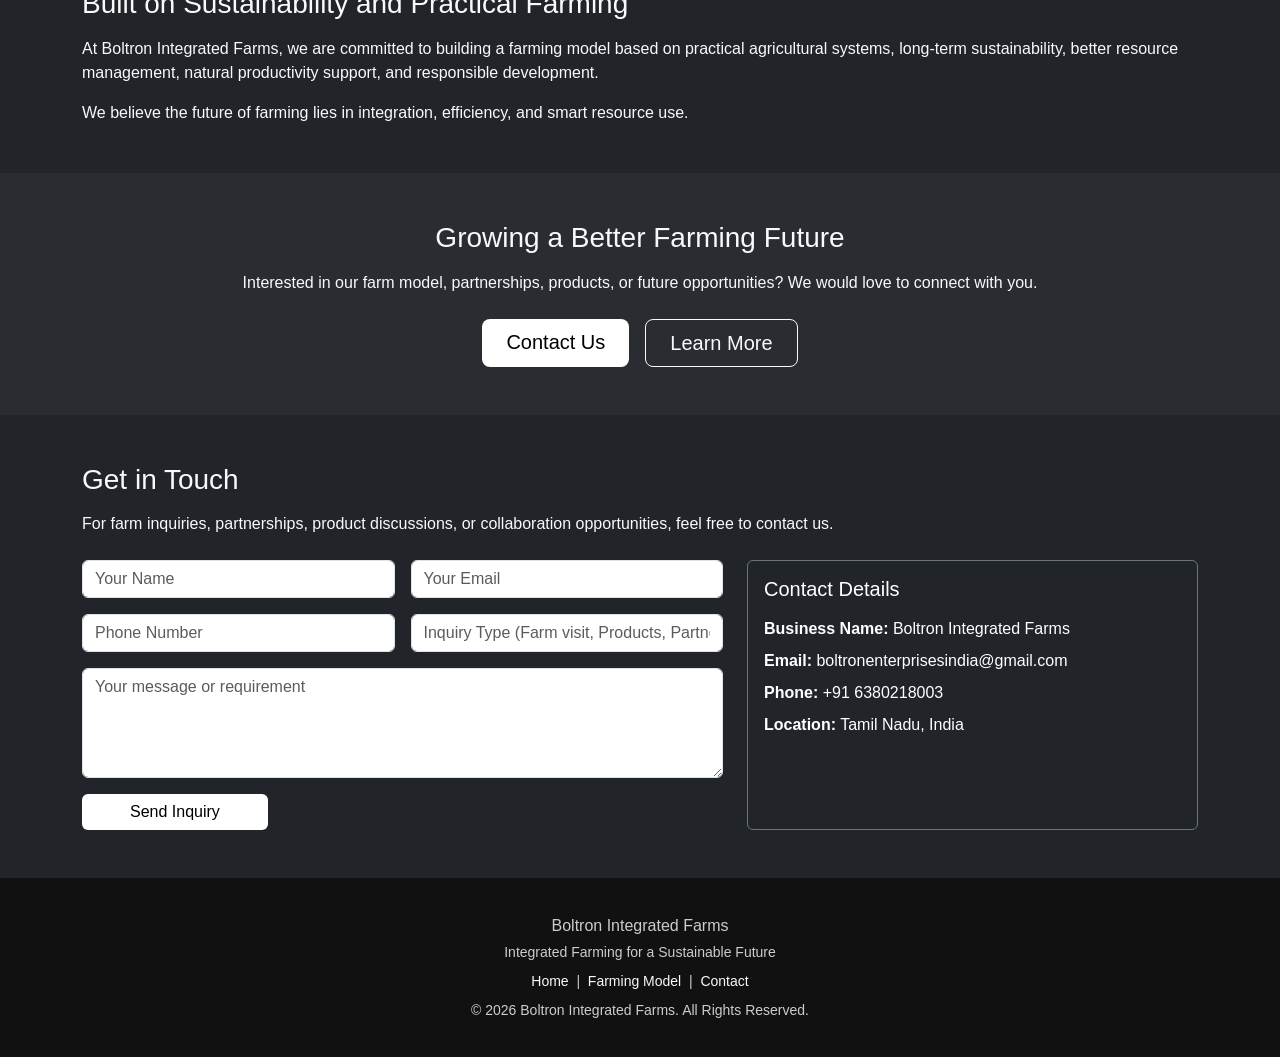
<file: boltron-integrated-farms.html>
<!doctype html>
<html lang="en">
  <head>
    <meta charset="UTF-8" />
    <meta name="viewport" content="width=device-width, initial-scale=1.0" />
    <title>
      Boltron Integrated Farms | Integrated Farming for a Sustainable Future
    </title>

    <link
      href="https://cdn.jsdelivr.net/npm/bootstrap@5.3.3/dist/css/bootstrap.min.css"
      rel="stylesheet"
    />
    <link
      rel="stylesheet"
      href="https://cdnjs.cloudflare.com/ajax/libs/font-awesome/6.5.1/css/all.min.css"
      integrity="sha512-DTOQO9RWCH3ppGqcWaEA1BIZOC6xxalwEsw9c2QQeAIftl+Vegovlnee1c9QX4TctnWMn13TZye+giMm8e2LwA=="
      crossorigin="anonymous"
      referrerpolicy="no-referrer"
    />
    <link rel="stylesheet" href="style.css" />
  </head>
  <body class="bg-dark text-light">
    <!-- Navbar -->
    <nav class="navbar navbar-expand-lg navbar-dark">
      <div class="container">
        <a
          class="navbar-brand d-flex align-items-center"
          href="index.html#services"
        >
          <img
            src="Boltron.jpg"
            alt="Boltron Enterprises Logo"
            class="logo-img me-2"
          />
          <span class="fw-bold fs-4">Boltron Enterprises</span>
        </a>

        <button
          class="navbar-toggler"
          type="button"
          data-bs-toggle="collapse"
          data-bs-target="#navbarNav"
        >
          <span class="navbar-toggler-icon"></span>
        </button>

        <div class="collapse navbar-collapse" id="navbarNav">
          <ul class="navbar-nav ms-auto">
            <li class="nav-item">
              <a class="nav-link" href="index.html#home">Home</a>
            </li>
            <li class="nav-item">
              <a class="nav-link" href="index.html#services">Divisions</a>
            </li>
            <li class="nav-item">
              <a class="nav-link" href="#contact">Contact</a>
            </li>
          </ul>
        </div>
      </div>
    </nav>

    <!-- HERO SECTION -->
    <section class="py-5">
      <div class="container">
        <div class="row align-items-center g-4">
          <div class="col-lg-7">
            <h1 class="display-5 fw-bold mb-3">BOLTRON INTEGRATED FARMS</h1>
            <p class="lead mb-3">
              combining agriculture, livestock, aquaculture and natural systems
              into one balanced farm ecosystem.
            </p>
            <p class="mb-4">
              We are building an integrated farm model where poultry, livestock,
              fish, crops, natural feed systems and renewable energy work
              together for better productivity and long-term sustainability.
            </p>
            <div class="d-flex flex-wrap gap-3">
              <a href="#model" class="btn btn-primary btn-lg px-4">
                Explore Our Farm
              </a>
              <a href="#contact" class="btn btn-outline-light btn-lg px-4">
                Get in Touch
              </a>
            </div>
          </div>
          <div class="col-lg-5">
            <div
              style="
                width: 100%;
                min-height: 260px;
                background: url(&quot;integrated farms.jpg&quot;) center
                  center/cover no-repeat;
                border-radius: 0.75rem;
              "
            ></div>
          </div>
        </div>
      </div>
    </section>

    <!-- SHORT INTRO -->
    <section class="py-4 border-top border-secondary">
      <div class="container">
        <h3 class="mb-3">Where Farming Works Together</h3>
        <p class="mb-2">
          At Boltron Integrated Farms, we believe farming becomes stronger when
          every part supports the other.
        </p>
        <p class="mb-0">
          Our integrated model combines poultry, livestock, aquaculture,
          vegetable and fruit cultivation, natural feed systems, organic waste
          recycling, and renewable energy to create a more productive, efficient
          and future-ready farm system.
        </p>
      </div>
    </section>

    <!-- ABOUT US -->
    <section class="py-5">
      <div class="container">
        <h3 class="mb-3">About Boltron Integrated Farms</h3>
        <p>
          Boltron Integrated Farms is a multi-activity farming initiative
          designed to create a balanced and self-supporting agricultural
          ecosystem.
        </p>
        <p>
          Instead of depending on one farming activity alone, we integrate
          multiple sectors of farming so they support each other naturally and
          economically.
        </p>
        <p class="mb-0">
          Our vision is to build a model farm that combines food production,
          animal rearing, natural input generation, waste-to-value systems,
          rural business opportunity, and sustainable agricultural growth.
        </p>
      </div>
    </section>

    <!-- INTEGRATED FARMING MODEL -->
    <section id="model" class="py-5 bg-secondary bg-opacity-10">
      <div class="container">
        <h3 class="mb-3">Our Integrated Farming Model</h3>
        <p class="mb-4">
          Our farm is designed around interconnected systems where one activity
          supports another, improving resource efficiency, soil health,
          sustainability, and income diversity.
        </p>

        <div class="row g-4">
          <div class="col-md-4">
            <div class="card bg-dark border-secondary h-100">
              <div class="card-body">
                <h5 class="card-title">Livestock &amp; Poultry</h5>
                <p class="card-text">
                  Integrated turkey, country chicken, broiler, duck, quail and
                  goat farming to create multiple income sources and natural
                  manure cycles.
                </p>
              </div>
            </div>
          </div>

          <div class="col-md-4">
            <div class="card bg-dark border-secondary h-100">
              <div class="card-body">
                <h5 class="card-title">Crops &amp; Cultivation</h5>
                <p class="card-text">
                  Vegetable, fruit and mushroom cultivation supported by organic
                  inputs and soil-health focused practices within the farm
                  ecosystem.
                </p>
              </div>
            </div>
          </div>

          <div class="col-md-4">
            <div class="card bg-dark border-secondary h-100">
              <div class="card-body">
                <h5 class="card-title">Natural &amp; Support Systems</h5>
                <p class="card-text">
                  Bee keeping, azolla cultivation, vermicompost production,
                  solar and waste utilization to recycle resources and reduce
                  input costs.
                </p>
              </div>
            </div>
          </div>
        </div>
      </div>
    </section>

    <!-- FARM ACTIVITIES -->
    <section class="py-5">
      <div class="container">
        <h3 class="mb-3">Our Farm Activities</h3>
        <p class="mb-4">
          We are focused on building a complete and practical integrated farm
          ecosystem.
        </p>

        <div class="row g-4">
          <div class="col-md-6 col-lg-3">
            <h5 class="mb-2">Poultry &amp; Birds</h5>
            <ul class="mb-0">
              <li>Turkey Farming</li>
              <li>Country Chicken Farming</li>
              <li>Broiler Chicken Farming</li>
              <li>Duck Farming</li>
              <li>Quail Farming</li>
            </ul>
          </div>

          <div class="col-md-6 col-lg-3">
            <h5 class="mb-2">Livestock</h5>
            <ul class="mb-0">
              <li>Goat Farming</li>
              <li>Cow Farming</li>
            </ul>
          </div>

          <div class="col-md-6 col-lg-3">
            <h5 class="mb-2">Aquaculture &amp; Cultivation</h5>
            <ul class="mb-0">
              <li>Fish Farming</li>
              <li>Vegetable Farming</li>
              <li>Fruit Farming</li>
              <li>Mushroom Cultivation</li>
            </ul>
          </div>

          <div class="col-md-6 col-lg-3">
            <h5 class="mb-2">Natural Support &amp; Sustainability</h5>
            <ul class="mb-0">
              <li>Bee Keeping</li>
              <li>Azolla Production</li>
              <li>Vermicompost Production</li>
              <li>Solar Energy Integration</li>
              <li>Farm Waste Utilization</li>
              <li>Natural Resource Recycling</li>
            </ul>
          </div>
        </div>
      </div>
    </section>

    <div class="row g-4 mt-3">
      <div class="col-12 d-flex justify-content-center">
        <div
          style="
            width: 100%;
            max-width: 900px;
            min-height: 480px;
            background: url(&quot;integrated farms1.jpg&quot;) center
              center/cover no-repeat;
            border-radius: 0.6rem;
          "
        ></div>
      </div>
    </div>

    <!-- WHY INTEGRATED FARMING -->
    <section class="py-5 bg-secondary bg-opacity-10">
      <div class="container">
        <h3 class="mb-3">Why Integrated Farming?</h3>
        <p class="mb-3">
          Integrated farming creates a smarter agricultural system by making
          different farming activities work together.
        </p>

        <div class="row g-3">
          <div class="col-md-6 col-lg-4">
            <ul class="mb-0">
              <li>Better land utilization</li>
              <li>Multiple income opportunities</li>
              <li>Reduced waste</li>
            </ul>
          </div>
          <div class="col-md-6 col-lg-4">
            <ul class="mb-0">
              <li>Improved resource use</li>
              <li>Natural productivity improvement</li>
              <li>More sustainable farm growth</li>
            </ul>
          </div>
          <div class="col-md-6 col-lg-4">
            <ul class="mb-0">
              <li>Better long-term rural business potential</li>
            </ul>
          </div>
        </div>
      </div>
    </section>

    <!-- WHY CHOOSE US -->
    <section class="py-5">
      <div class="container">
        <h3 class="mb-4">Why Boltron Integrated Farms?</h3>
        <div class="row g-4">
          <div class="col-md-6 col-lg-4">
            <h5>1. Multi-Activity Farm Model</h5>
            <p class="mb-0">
              We are building a complete farming ecosystem instead of depending
              on a single activity.
            </p>
          </div>
          <div class="col-md-6 col-lg-4">
            <h5>2. Sustainability Focus</h5>
            <p class="mb-0">
              Our approach supports natural efficiency, recycling, and better
              use of available resources.
            </p>
          </div>
          <div class="col-md-6 col-lg-4">
            <h5>3. Rural Business Vision</h5>
            <p class="mb-0">
              We see farming not just as cultivation — but as a scalable rural
              business opportunity.
            </p>
          </div>
          <div class="col-md-6 col-lg-4">
            <h5 class="mt-4">4. Long-Term Productivity</h5>
            <p class="mb-0">
              By integrating multiple systems, we aim to create stronger and
              more stable farm output.
            </p>
          </div>
          <div class="col-md-6 col-lg-4">
            <h5 class="mt-4">5. Future-Ready Agriculture</h5>
            <p class="mb-0">
              Our vision is to combine traditional farming value with modern
              thinking and practical innovation.
            </p>
          </div>
        </div>
      </div>
    </section>

    <!-- VISION & MISSION & GOAL -->
    <section class="py-5 bg-secondary bg-opacity-10">
      <div class="container">
        <div class="row g-4">
          <div class="col-lg-4">
            <h3 class="mb-3">Our Vision</h3>
            <p class="mb-0">
              To build Boltron Integrated Farms into a sustainable and
              productive model farm that demonstrates how integrated agriculture
              and livestock systems can create stronger rural economies and
              long-term farming success.
            </p>
          </div>
          <div class="col-lg-4">
            <h3 class="mb-3">Our Mission</h3>
            <p class="mb-0">
              Our mission is to develop a practical integrated farming ecosystem
              that supports sustainable production, diverse income, resource
              efficiency, natural support systems, and rural growth
              opportunities.
            </p>
          </div>
          <div class="col-lg-4">
            <h3 class="mb-3">Our Goal</h3>
            <p class="mb-0">
              Our goal is to establish a farm where agriculture, livestock,
              aquaculture, and natural support systems work together to create a
              complete and efficient farming cycle with better land value and
              sustainable rural business growth.
            </p>
          </div>
        </div>
      </div>
    </section>

    <!-- TRUST / ASSURANCE -->
    <section class="py-5">
      <div class="container">
        <h3 class="mb-3">Built on Sustainability and Practical Farming</h3>
        <p>
          At Boltron Integrated Farms, we are committed to building a farming
          model based on practical agricultural systems, long-term
          sustainability, better resource management, natural productivity
          support, and responsible development.
        </p>
        <p class="mb-0">
          We believe the future of farming lies in integration, efficiency, and
          smart resource use.
        </p>
      </div>
    </section>

    <!-- CTA -->
    <section class="py-5 bg-secondary bg-opacity-10">
      <div class="container text-center">
        <h3 class="mb-3">Growing a Better Farming Future</h3>
        <p class="mb-4">
          Interested in our farm model, partnerships, products, or future
          opportunities? We would love to connect with you.
        </p>
        <div class="d-flex justify-content-center gap-3 flex-wrap">
          <a href="#contact" class="btn btn-primary btn-lg px-4">
            Contact Us
          </a>
          <a href="#contact" class="btn btn-outline-light btn-lg px-4">
            Learn More
          </a>
        </div>
      </div>
    </section>

    <!-- CONTACT -->
    <section id="contact" class="py-5">
      <div class="container">
        <h3 class="mb-3">Get in Touch</h3>
        <p class="mb-4">
          For farm inquiries, partnerships, product discussions, or
          collaboration opportunities, feel free to contact us.
        </p>

        <div class="row g-4">
          <div class="col-lg-7">
            <form>
              <div class="row g-3">
                <div class="col-md-6">
                  <input
                    type="text"
                    class="form-control"
                    placeholder="Your Name"
                    required
                  />
                </div>
                <div class="col-md-6">
                  <input
                    type="email"
                    class="form-control"
                    placeholder="Your Email"
                    required
                  />
                </div>
                <div class="col-md-6">
                  <input
                    type="text"
                    class="form-control"
                    placeholder="Phone Number"
                  />
                </div>
                <div class="col-md-6">
                  <input
                    type="text"
                    class="form-control"
                    placeholder="Inquiry Type (Farm visit, Products, Partnership, etc.)"
                  />
                </div>
                <div class="col-12">
                  <textarea
                    class="form-control"
                    rows="4"
                    placeholder="Your message or requirement"
                    required
                  ></textarea>
                </div>
                <div class="col-12">
                  <button type="button" class="btn btn-primary px-5">
                    Send Inquiry
                  </button>
                </div>
              </div>
            </form>
          </div>

          <div class="col-lg-5">
            <div class="card bg-dark border-secondary h-100">
              <div class="card-body">
                <h5 class="mb-3">Contact Details</h5>
                <p class="mb-2">
                  <strong>Business Name:</strong> Boltron Integrated Farms
                </p>
                <p class="mb-2">
                  <strong>Email:</strong> boltronenterprisesindia@gmail.com
                </p>
                <p class="mb-2"><strong>Phone:</strong> +91 6380218003</p>
                <p class="mb-0"><strong>Location:</strong> Tamil Nadu, India</p>
              </div>
            </div>
          </div>
        </div>
      </div>
    </section>

    <!-- FOOTER -->
    <footer class="text-center">
      <div class="container py-3">
        <p class="mb-1">Boltron Integrated Farms</p>
        <p class="mb-2 small">Integrated Farming for a Sustainable Future</p>
        <p class="small mb-2">
          <a href="#top" class="text-decoration-none text-light">Home</a>
          &nbsp;|&nbsp;
          <a href="#model" class="text-decoration-none text-light"
            >Farming Model</a
          >
          &nbsp;|&nbsp;
          <a href="#contact" class="text-decoration-none text-light">Contact</a>
        </p>
        <p class="small mb-0">
          &copy; 2026 Boltron Integrated Farms. All Rights Reserved.
        </p>
      </div>
    </footer>

    <script src="https://cdn.jsdelivr.net/npm/bootstrap@5.3.3/dist/js/bootstrap.bundle.min.js"></script>
  </body>
</html>
</file>
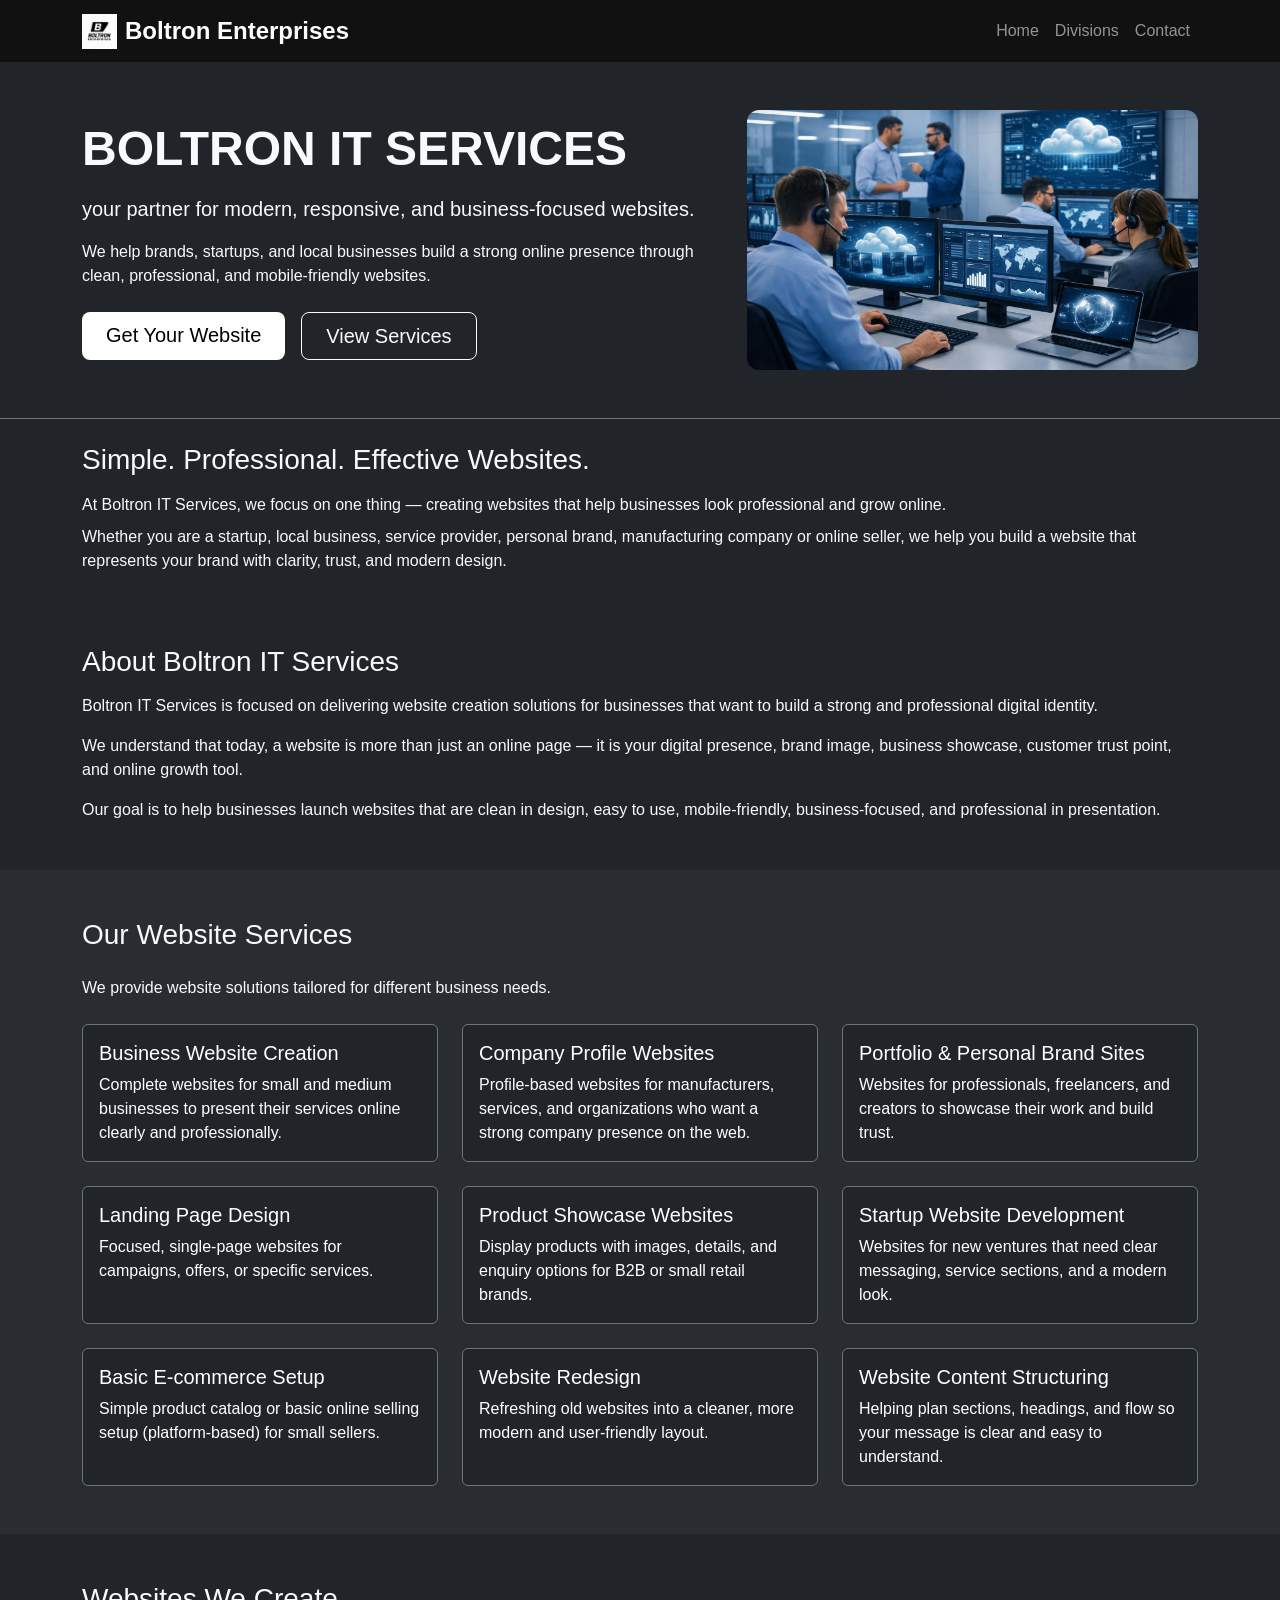
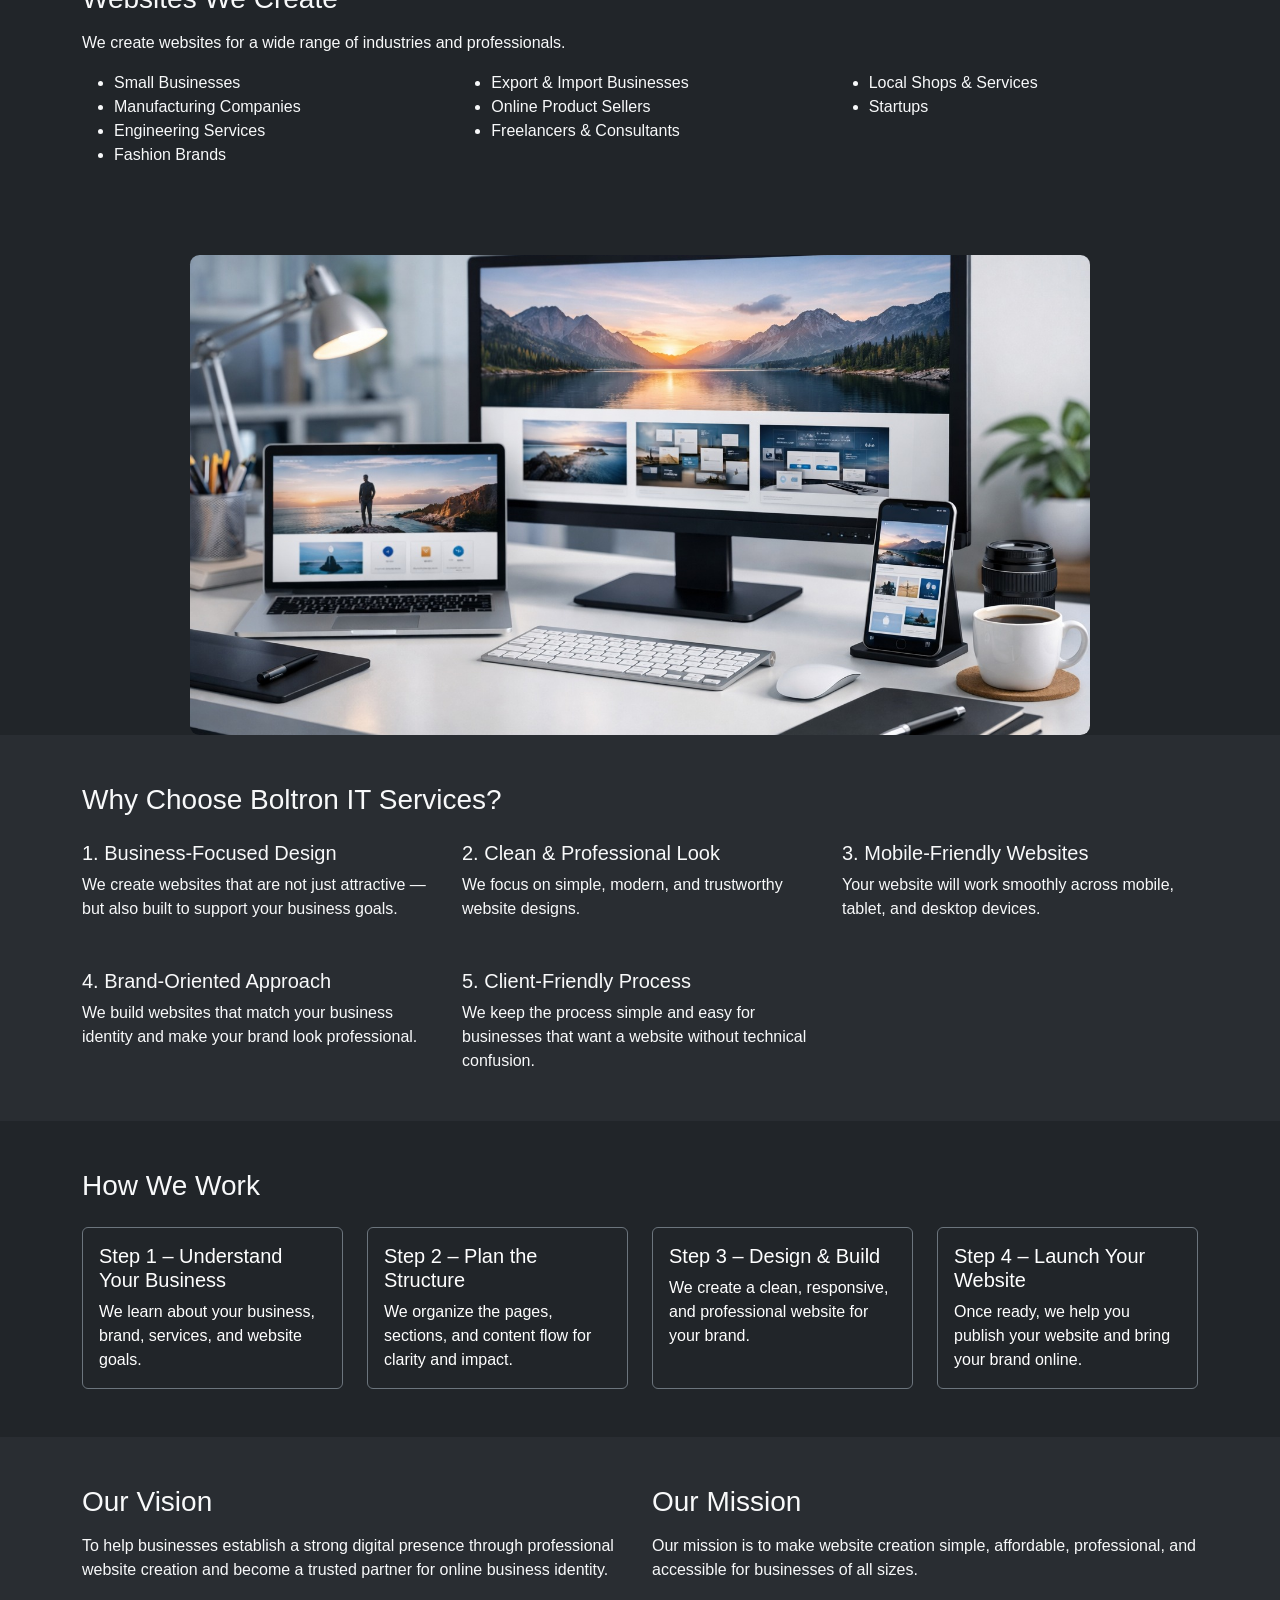
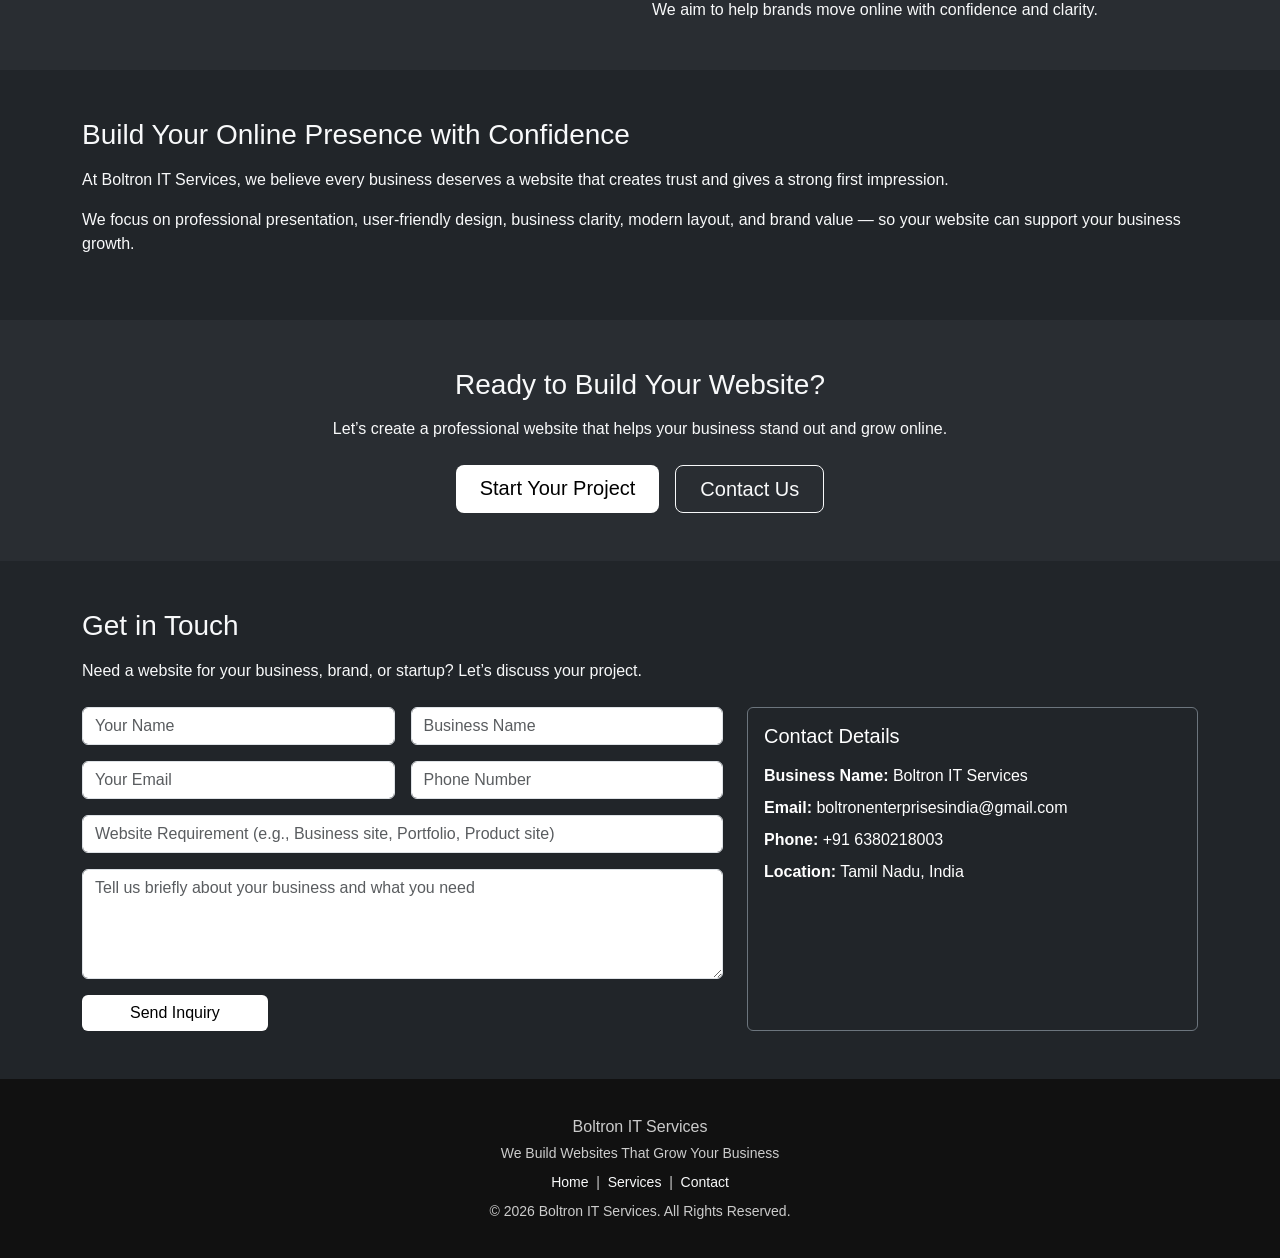
<file: boltron-it-services.html>
<!doctype html>
<html lang="en">
  <head>
    <meta charset="UTF-8" />
    <meta name="viewport" content="width=device-width, initial-scale=1.0" />
    <title>Boltron IT Services | Business Website Development</title>

    <link
      href="https://cdn.jsdelivr.net/npm/bootstrap@5.3.3/dist/css/bootstrap.min.css"
      rel="stylesheet"
    />
    <link
      rel="stylesheet"
      href="https://cdnjs.cloudflare.com/ajax/libs/font-awesome/6.5.1/css/all.min.css"
      integrity="sha512-DTOQO9RWCH3ppGqcWaEA1BIZOC6xxalwEsw9c2QQeAIftl+Vegovlnee1c9QX4TctnWMn13TZye+giMm8e2LwA=="
      crossorigin="anonymous"
      referrerpolicy="no-referrer"
    />
    <link rel="stylesheet" href="style.css" />
  </head>
  <body class="bg-dark text-light">
    <!-- Navbar -->
    <nav class="navbar navbar-expand-lg navbar-dark">
      <div class="container">
        <a class="navbar-brand d-flex align-items-center" href="index.html#services">
          <img
            src="Boltron.jpg"
            alt="Boltron Enterprises Logo"
            class="logo-img me-2"
          />
          <span class="fw-bold fs-4">Boltron Enterprises</span>
        </a>

        <button
          class="navbar-toggler"
          type="button"
          data-bs-toggle="collapse"
          data-bs-target="#navbarNav"
        >
          <span class="navbar-toggler-icon"></span>
        </button>

        <div class="collapse navbar-collapse" id="navbarNav">
          <ul class="navbar-nav ms-auto">
            <li class="nav-item">
              <a class="nav-link" href="index.html#home">Home</a>
            </li>
            <li class="nav-item">
              <a class="nav-link" href="index.html#services">Divisions</a>
            </li>
            <li class="nav-item">
              <a class="nav-link" href="#contact">Contact</a>
            </li>
          </ul>
        </div>
      </div>
    </nav>

    <!-- HERO SECTION -->
    <section class="py-5">
      <div class="container">
        <div class="row align-items-center g-4">
          <div class="col-lg-7">
            <h1 class="display-5 fw-bold mb-3">
             BOLTRON IT SERVICES
            </h1>
            <p class="lead mb-3">
            your partner for modern, responsive, and business-focused websites.
            </p>
            <p class="mb-4">
              We help brands, startups, and local businesses build a strong online presence
              through clean, professional, and mobile-friendly websites.
            </p>
            <div class="d-flex flex-wrap gap-3">
              <a href="#contact" class="btn btn-primary btn-lg px-4">
                Get Your Website
              </a>
              <a href="#services" class="btn btn-outline-light btn-lg px-4">
                View Services
              </a>
            </div>
          </div>
           <div class="col-lg-5">
        <div
          style="
            width: 100%;
            min-height: 260px;
            background: url('IT SERVICES.jpg') center center/cover no-repeat;
            border-radius: 0.75rem;
          "
        ></div>
      </div>
        </div>
      </div>
    </section>

    <!-- SHORT INTRO -->
    <section class="py-4 border-top border-secondary">
      <div class="container">
        <h3 class="mb-3">Simple. Professional. Effective Websites.</h3>
        <p class="mb-2">
          At Boltron IT Services, we focus on one thing — creating websites that help
          businesses look professional and grow online.
        </p>
        <p class="mb-0">
          Whether you are a startup, local business, service provider, personal brand,
          manufacturing company or online seller, we help you build a website that
          represents your brand with clarity, trust, and modern design.
        </p>
      </div>
    </section>

    <!-- ABOUT US -->
    <section class="py-5">
      <div class="container">
        <h3 class="mb-3">About Boltron IT Services</h3>
        <p>
          Boltron IT Services is focused on delivering website creation solutions for
          businesses that want to build a strong and professional digital identity.
        </p>
        <p>
          We understand that today, a website is more than just an online page — it is
          your digital presence, brand image, business showcase, customer trust point,
          and online growth tool.
        </p>
        <p class="mb-0">
          Our goal is to help businesses launch websites that are clean in design,
          easy to use, mobile-friendly, business-focused, and professional in presentation.
        </p>
      </div>
    </section>

    <!-- OUR SERVICES -->
    <section id="services" class="py-5 bg-secondary bg-opacity-10">
      <div class="container">
        <h3 class="mb-4">Our Website Services</h3>
        <p class="mb-4">
          We provide website solutions tailored for different business needs.
        </p>

        <div class="row g-4">
          <div class="col-md-6 col-lg-4">
            <div class="card bg-dark border-secondary h-100">
              <div class="card-body">
                <h5 class="card-title">Business Website Creation</h5>
                <p class="card-text">
                  Complete websites for small and medium businesses to present their
                  services online clearly and professionally.
                </p>
              </div>
            </div>
          </div>

          <div class="col-md-6 col-lg-4">
            <div class="card bg-dark border-secondary h-100">
              <div class="card-body">
                <h5 class="card-title">Company Profile Websites</h5>
                <p class="card-text">
                  Profile-based websites for manufacturers, services, and organizations
                  who want a strong company presence on the web.
                </p>
              </div>
            </div>
          </div>

          <div class="col-md-6 col-lg-4">
            <div class="card bg-dark border-secondary h-100">
              <div class="card-body">
                <h5 class="card-title">Portfolio &amp; Personal Brand Sites</h5>
                <p class="card-text">
                  Websites for professionals, freelancers, and creators to showcase their work and build trust.
                </p>
              </div>
            </div>
          </div>

          <div class="col-md-6 col-lg-4">
            <div class="card bg-dark border-secondary h-100">
              <div class="card-body">
                <h5 class="card-title">Landing Page Design</h5>
                <p class="card-text">
                  Focused, single-page websites for campaigns, offers, or specific services.
                </p>
              </div>
            </div>
          </div>

          <div class="col-md-6 col-lg-4">
            <div class="card bg-dark border-secondary h-100">
              <div class="card-body">
                <h5 class="card-title">Product Showcase Websites</h5>
                <p class="card-text">
                  Display products with images, details, and enquiry options for B2B or small retail brands.
                </p>
              </div>
            </div>
          </div>

          <div class="col-md-6 col-lg-4">
            <div class="card bg-dark border-secondary h-100">
              <div class="card-body">
                <h5 class="card-title">Startup Website Development</h5>
                <p class="card-text">
                  Websites for new ventures that need clear messaging, service sections, and a modern look.
                </p>
              </div>
            </div>
          </div>

          <div class="col-md-6 col-lg-4">
            <div class="card bg-dark border-secondary h-100">
              <div class="card-body">
                <h5 class="card-title">Basic E-commerce Setup</h5>
                <p class="card-text">
                  Simple product catalog or basic online selling setup (platform-based) for small sellers.
                </p>
              </div>
            </div>
          </div>

          <div class="col-md-6 col-lg-4">
            <div class="card bg-dark border-secondary h-100">
              <div class="card-body">
                <h5 class="card-title">Website Redesign</h5>
                <p class="card-text">
                  Refreshing old websites into a cleaner, more modern and user-friendly layout.
                </p>
              </div>
            </div>
          </div>

          <div class="col-md-6 col-lg-4">
            <div class="card bg-dark border-secondary h-100">
              <div class="card-body">
                <h5 class="card-title">Website Content Structuring</h5>
                <p class="card-text">
                  Helping plan sections, headings, and flow so your message is clear and easy to understand.
                </p>
              </div>
            </div>
          </div>
        </div>
      </div>
    </section>

    <!-- WHAT WE BUILD -->
    <section class="py-5">
      <div class="container">
        <h3 class="mb-3">Websites We Create</h3>
        <p>
          We create websites for a wide range of industries and professionals.
        </p>
        <div class="row g-3">
          <div class="col-md-6 col-lg-4">
            <ul class="mb-0">
              <li>Small Businesses</li>
              <li>Manufacturing Companies</li>
              <li>Engineering Services</li>
              <li>Fashion Brands</li>
            </ul>
          </div>
          <div class="col-md-6 col-lg-4">
            <ul class="mb-0">
              <li>Export &amp; Import Businesses</li>
              <li>Online Product Sellers</li>
              <li>Freelancers &amp; Consultants</li>
            </ul>
          </div>
          <div class="col-md-6 col-lg-4">
            <ul class="mb-0">
              <li>Local Shops &amp; Services</li>
              <li>Startups</li>
            </ul>
          </div>
        </div>
      </div>
    </section>


    <div class="row g-4 mt-3">
  <div class="col-12 d-flex justify-content-center">
    <div
      style="
        width: 100%;
        max-width: 900px;
        min-height: 480px;
        background: url('it services1.jpg') center center/cover no-repeat;
        border-radius: 0.60rem;
      "
    ></div>
  </div>
</div>


    <!-- WHY CHOOSE US -->
    <section class="py-5 bg-secondary bg-opacity-10">
      <div class="container">
        <h3 class="mb-4">Why Choose Boltron IT Services?</h3>
        <div class="row g-4">
          <div class="col-md-6 col-lg-4">
            <h5>1. Business-Focused Design</h5>
            <p class="mb-0">
              We create websites that are not just attractive — but also built to support your business goals.
            </p>
          </div>
          <div class="col-md-6 col-lg-4">
            <h5>2. Clean &amp; Professional Look</h5>
            <p class="mb-0">
              We focus on simple, modern, and trustworthy website designs.
            </p>
          </div>
          <div class="col-md-6 col-lg-4">
            <h5>3. Mobile-Friendly Websites</h5>
            <p class="mb-0">
              Your website will work smoothly across mobile, tablet, and desktop devices.
            </p>
          </div>
          <div class="col-md-6 col-lg-4">
            <h5 class="mt-4">4. Brand-Oriented Approach</h5>
            <p class="mb-0">
              We build websites that match your business identity and make your brand look professional.
            </p>
          </div>
          <div class="col-md-6 col-lg-4">
            <h5 class="mt-4">5. Client-Friendly Process</h5>
            <p class="mb-0">
              We keep the process simple and easy for businesses that want a website without technical confusion.
            </p>
          </div>
        </div>
      </div>
    </section>

    <!-- PROCESS -->
    <section class="py-5">
      <div class="container">
        <h3 class="mb-4">How We Work</h3>
        <div class="row g-4">
          <div class="col-md-6 col-lg-3">
            <div class="card bg-dark border-secondary h-100">
              <div class="card-body">
                <h5 class="card-title">Step 1 – Understand Your Business</h5>
                <p class="card-text">
                  We learn about your business, brand, services, and website goals.
                </p>
              </div>
            </div>
          </div>
          <div class="col-md-6 col-lg-3">
            <div class="card bg-dark border-secondary h-100">
              <div class="card-body">
                <h5 class="card-title">Step 2 – Plan the Structure</h5>
                <p class="card-text">
                  We organize the pages, sections, and content flow for clarity and impact.
                </p>
              </div>
            </div>
          </div>
          <div class="col-md-6 col-lg-3">
            <div class="card bg-dark border-secondary h-100">
              <div class="card-body">
                <h5 class="card-title">Step 3 – Design &amp; Build</h5>
                <p class="card-text">
                  We create a clean, responsive, and professional website for your brand.
                </p>
              </div>
            </div>
          </div>
          <div class="col-md-6 col-lg-3">
            <div class="card bg-dark border-secondary h-100">
              <div class="card-body">
                <h5 class="card-title">Step 4 – Launch Your Website</h5>
                <p class="card-text">
                  Once ready, we help you publish your website and bring your brand online.
                </p>
              </div>
            </div>
          </div>
        </div>
      </div>
    </section>

    <!-- VISION & MISSION -->
    <section class="py-5 bg-secondary bg-opacity-10">
      <div class="container">
        <div class="row g-4">
          <div class="col-lg-6">
            <h3 class="mb-3">Our Vision</h3>
            <p>
              To help businesses establish a strong digital presence through professional website
              creation and become a trusted partner for online business identity.
            </p>
          </div>
          <div class="col-lg-6">
            <h3 class="mb-3">Our Mission</h3>
            <p>
              Our mission is to make website creation simple, affordable, professional, and accessible
              for businesses of all sizes.
            </p>
            <p class="mb-0">
              We aim to help brands move online with confidence and clarity.
            </p>
          </div>
        </div>
      </div>
    </section>

    <!-- TRUST / ASSURANCE -->
    <section class="py-5">
      <div class="container">
        <h3 class="mb-3">Build Your Online Presence with Confidence</h3>
        <p>
          At Boltron IT Services, we believe every business deserves a website that creates trust and
          gives a strong first impression.
        </p>
        <p>
          We focus on professional presentation, user-friendly design, business clarity, modern layout,
          and brand value — so your website can support your business growth.
        </p>
      </div>
    </section>

    <!-- CTA -->
    <section class="py-5 bg-secondary bg-opacity-10">
      <div class="container text-center">
        <h3 class="mb-3">Ready to Build Your Website?</h3>
        <p class="mb-4">
          Let’s create a professional website that helps your business stand out and grow online.
        </p>
        <div class="d-flex justify-content-center gap-3 flex-wrap">
          <a href="#contact" class="btn btn-primary btn-lg px-4">
            Start Your Project
          </a>
          <a href="#contact" class="btn btn-outline-light btn-lg px-4">
            Contact Us
          </a>
        </div>
      </div>
    </section>

    <!-- CONTACT -->
    <section id="contact" class="py-5">
      <div class="container">
        <h3 class="mb-3">Get in Touch</h3>
        <p class="mb-4">
          Need a website for your business, brand, or startup? Let’s discuss your project.
        </p>

        <div class="row g-4">
          <div class="col-lg-7">
            <form>
              <div class="row g-3">
                <div class="col-md-6">
                  <input
                    type="text"
                    class="form-control"
                    placeholder="Your Name"
                    required
                  />
                </div>
                <div class="col-md-6">
                  <input
                    type="text"
                    class="form-control"
                    placeholder="Business Name"
                  />
                </div>
                <div class="col-md-6">
                  <input
                    type="email"
                    class="form-control"
                    placeholder="Your Email"
                    required
                  />
                </div>
                <div class="col-md-6">
                  <input
                    type="text"
                    class="form-control"
                    placeholder="Phone Number"
                  />
                </div>
                <div class="col-12">
                  <input
                    type="text"
                    class="form-control"
                    placeholder="Website Requirement (e.g., Business site, Portfolio, Product site)"
                  />
                </div>
                <div class="col-12">
                  <textarea
                    class="form-control"
                    rows="4"
                    placeholder="Tell us briefly about your business and what you need"
                    required
                  ></textarea>
                </div>
                <div class="col-12">
                  <button type="button" class="btn btn-primary px-5">
                    Send Inquiry
                  </button>
                </div>
              </div>
            </form>
          </div>

          <div class="col-lg-5">
            <div class="card bg-dark border-secondary h-100">
              <div class="card-body">
                <h5 class="mb-3">Contact Details</h5>
                <p class="mb-2">
                  <strong>Business Name:</strong> Boltron IT Services
                </p>
                <p class="mb-2">
                  <strong>Email:</strong> boltronenterprisesindia@gmail.com
                </p>
                <p class="mb-2">
                  <strong>Phone:</strong> +91 6380218003
                </p>
                <p class="mb-0">
                  <strong>Location:</strong> Tamil Nadu, India
                </p>
              </div>
            </div>
          </div>
        </div>
      </div>
    </section>

    <!-- FOOTER -->
    <footer class="text-center">
      <div class="container py-3">
        <p class="mb-1">Boltron IT Services</p>
        <p class="mb-2 small">We Build Websites That Grow Your Business</p>
        <p class="small mb-2">
          <a href="#top" class="text-decoration-none text-light">Home</a>
          &nbsp;|&nbsp;
          <a href="#services" class="text-decoration-none text-light">Services</a>
          &nbsp;|&nbsp;
          <a href="#contact" class="text-decoration-none text-light">Contact</a>
        </p>
        <p class="small mb-0">
          &copy; 2026 Boltron IT Services. All Rights Reserved.
        </p>
      </div>
    </footer>

    <script src="https://cdn.jsdelivr.net/npm/bootstrap@5.3.3/dist/js/bootstrap.bundle.min.js"></script>
  </body>
</html>
</file>
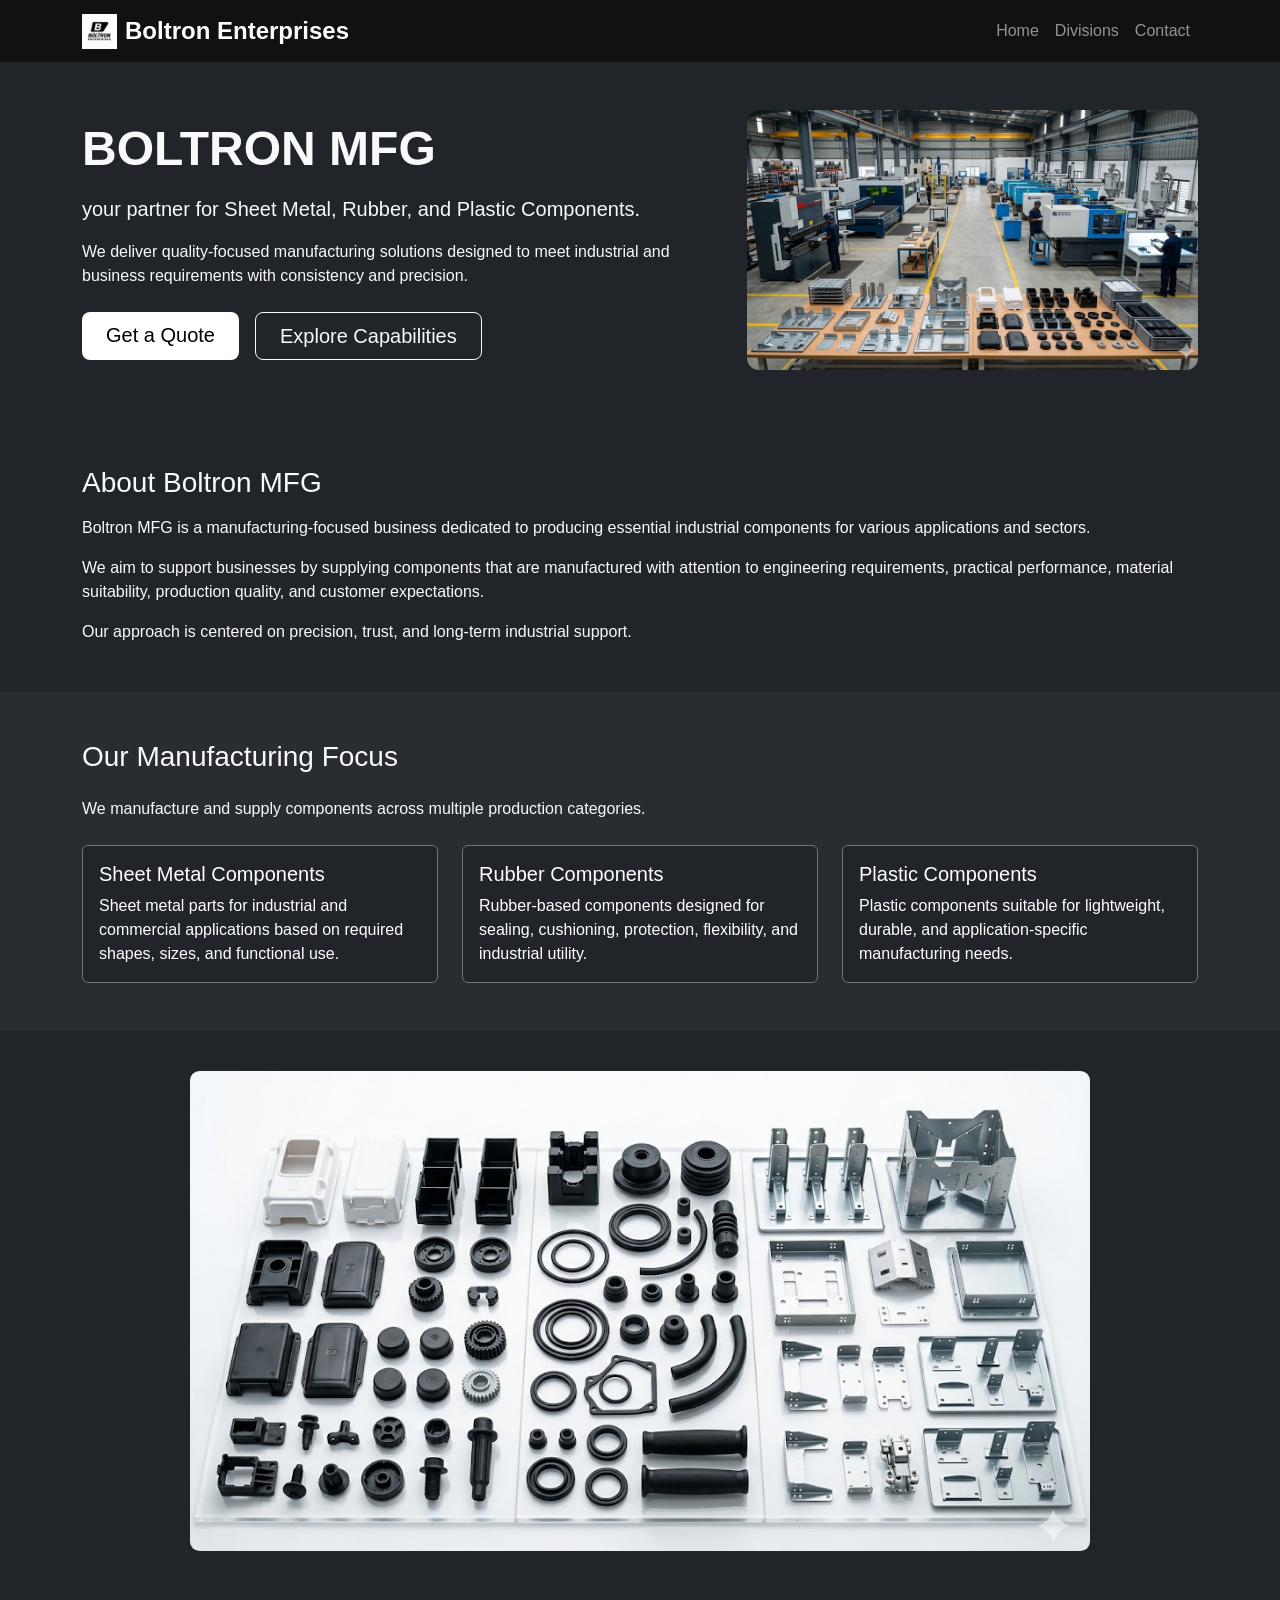
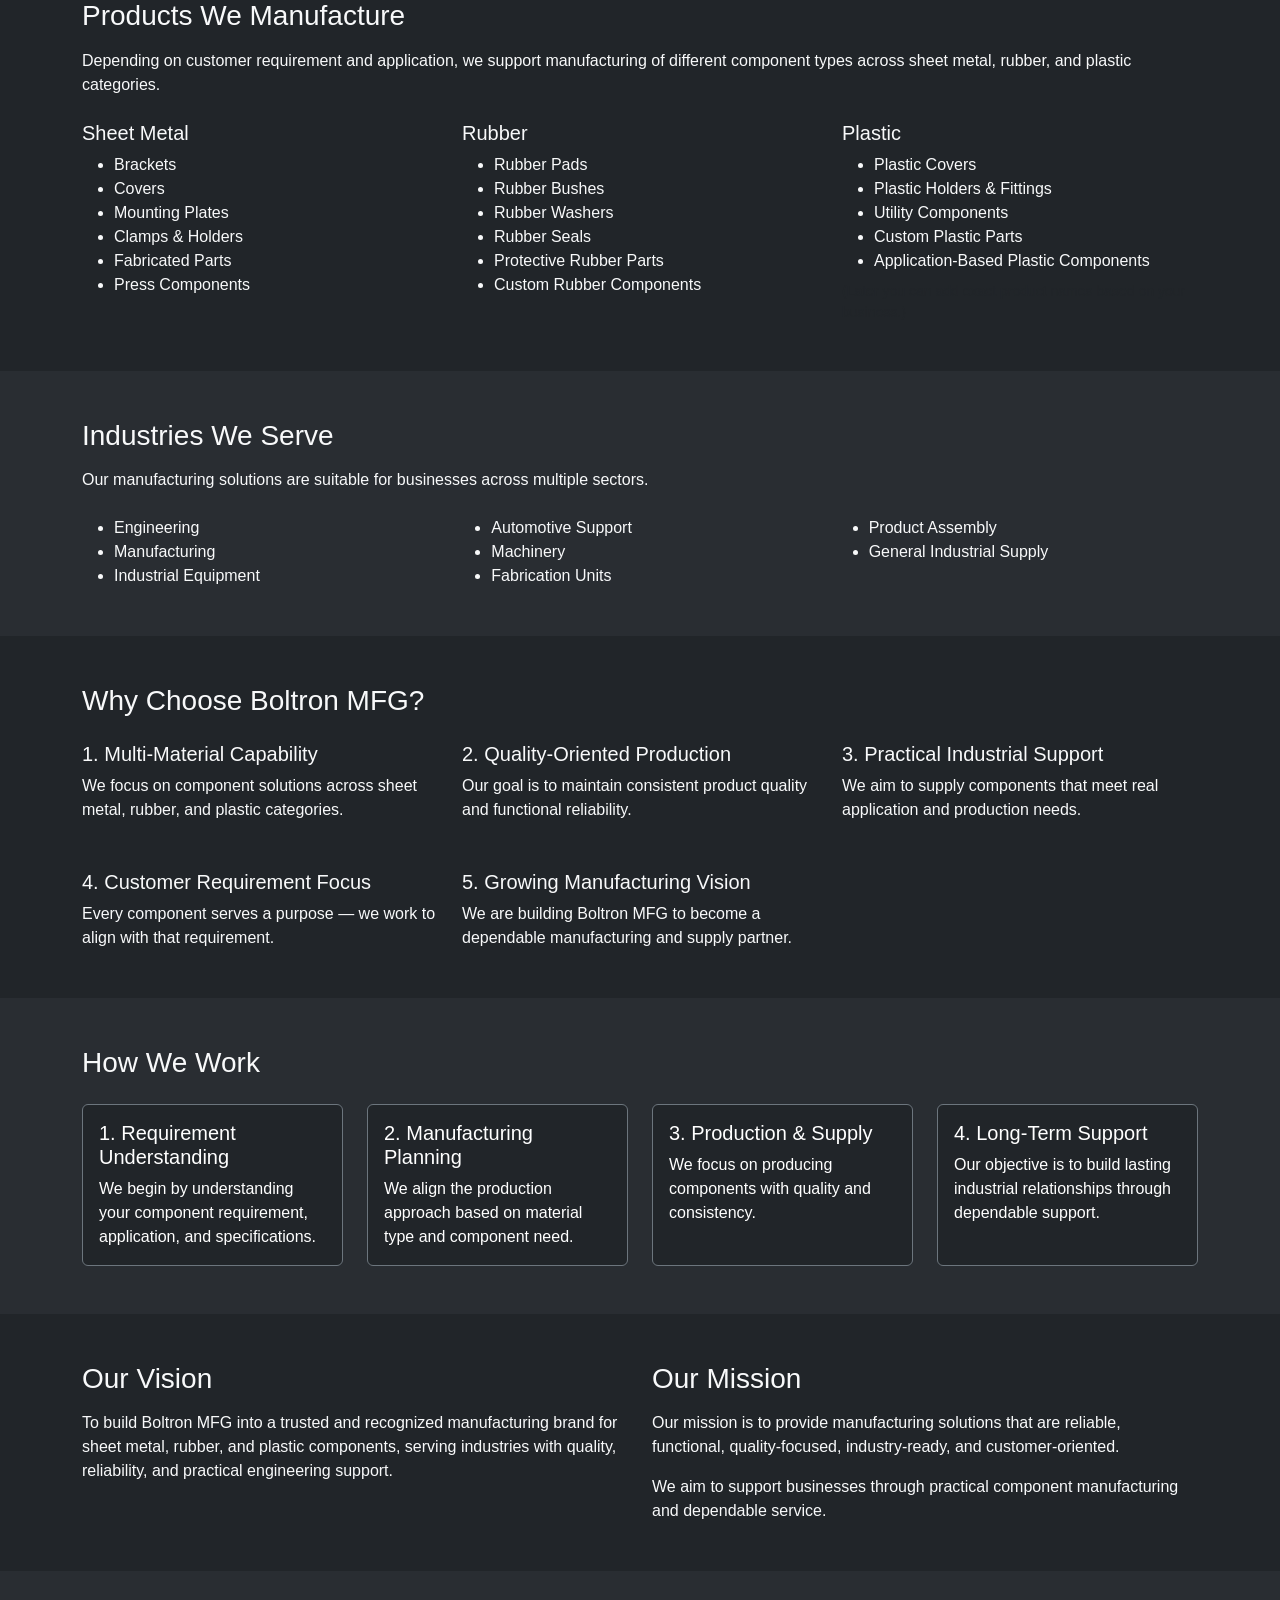
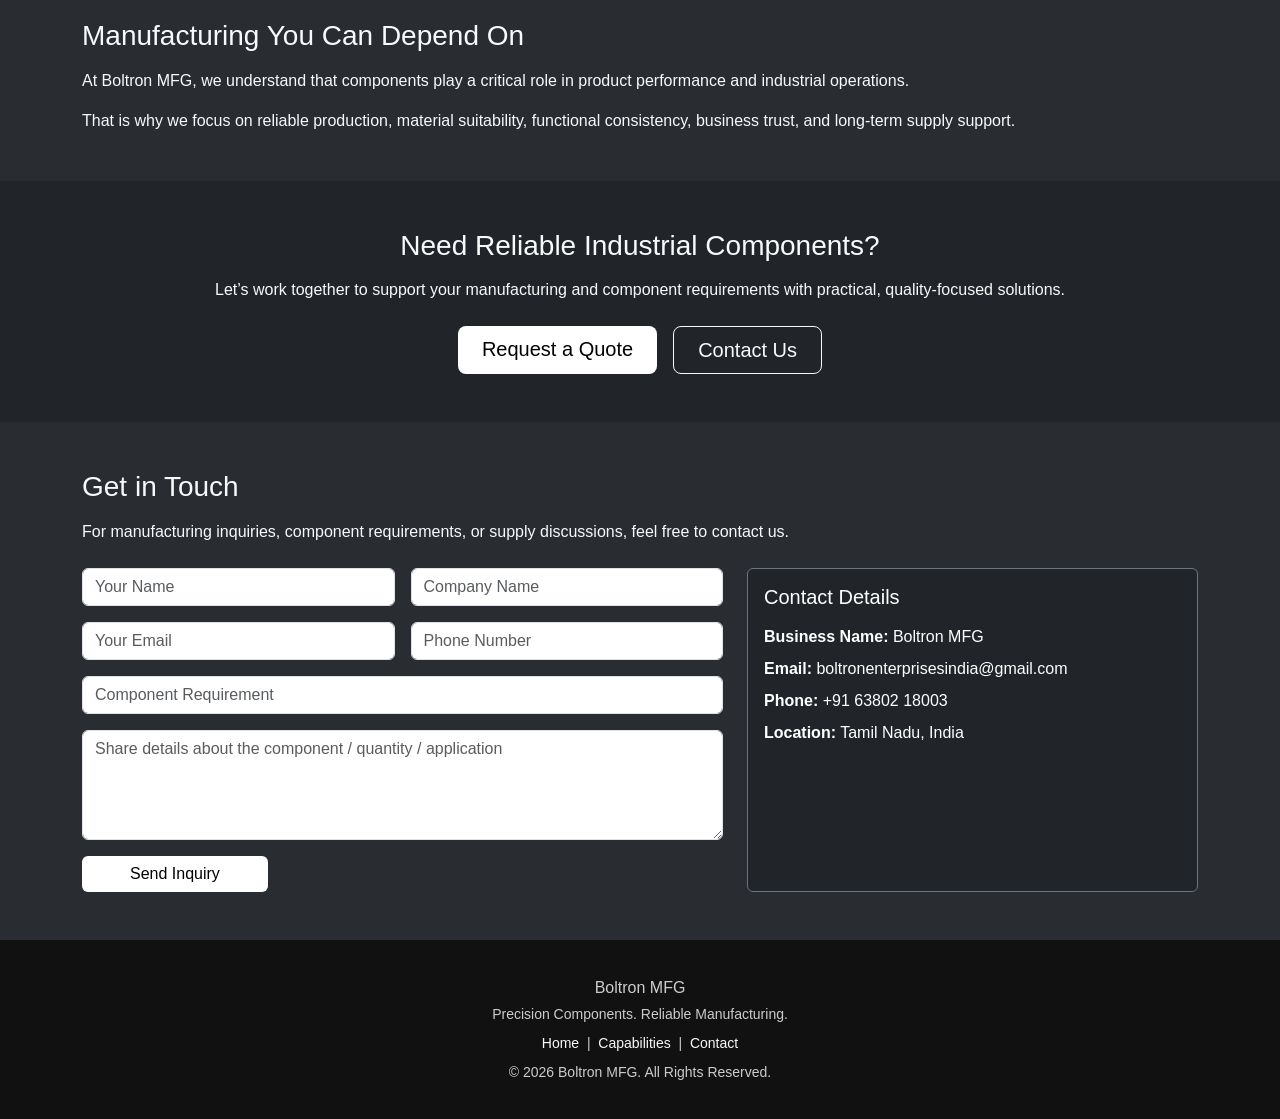
<file: boltron-mfg.html>
<!doctype html>
<html lang="en">
  <head>
    <meta charset="UTF-8" />
    <meta name="viewport" content="width=device-width, initial-scale=1.0" />
    <title>Boltron MFG | BOLTRON MFG</title>

    <link
      href="https://cdn.jsdelivr.net/npm/bootstrap@5.3.3/dist/css/bootstrap.min.css"
      rel="stylesheet"
    />
    <link
      rel="stylesheet"
      href="https://cdnjs.cloudflare.com/ajax/libs/font-awesome/6.5.1/css/all.min.css"
      integrity="sha512-DTOQO9RWCH3ppGqcWaEA1BIZOC6xxalwEsw9c2QQeAIftl+Vegovlnee1c9QX4TctnWMn13TZye+giMm8e2LwA=="
      crossorigin="anonymous"
      referrerpolicy="no-referrer"
    />
    <link rel="stylesheet" href="style.css" />
  </head>
  <body class="bg-dark text-light">
    <!-- Navbar -->
    <nav class="navbar navbar-expand-lg navbar-dark">
      <div class="container">
        <a class="navbar-brand d-flex align-items-center" href="index.html#services">
          <img
            src="Boltron.jpg"
            alt="Boltron Enterprises Logo"
            class="logo-img me-2"
          />
          <span class="fw-bold fs-4">Boltron Enterprises</span>
        </a>

        <button
          class="navbar-toggler"
          type="button"
          data-bs-toggle="collapse"
          data-bs-target="#navbarNav"
        >
          <span class="navbar-toggler-icon"></span>
        </button>

        <div class="collapse navbar-collapse" id="navbarNav">
          <ul class="navbar-nav ms-auto">
            <li class="nav-item">
              <a class="nav-link" href="index.html#home">Home</a>
            </li>
            <li class="nav-item">
              <a class="nav-link" href="index.html#services">Divisions</a>
            </li>
            <li class="nav-item">
              <a class="nav-link" href="#contact">Contact</a>
            </li>
          </ul>
        </div>
      </div>
    </nav>

    <!-- HERO SECTION -->
<section class="py-5">
  <div class="container">
    <div class="row align-items-center g-4">
      <!-- Left: Text -->
      <div class="col-lg-7">
        <h1 class="display-5 fw-bold mb-3">
          BOLTRON MFG
        </h1>
        <p class="lead mb-3">
          your partner for Sheet Metal, Rubber, and Plastic Components.
        </p>
        <p class="mb-4">
          We deliver quality-focused manufacturing solutions designed to meet industrial and
          business requirements with consistency and precision.
        </p>
        <div class="d-flex flex-wrap gap-3">
          <a href="#contact" class="btn btn-primary btn-lg px-4">
            Get a Quote
          </a>
          <a href="#focus" class="btn btn-outline-light btn-lg px-4">
            Explore Capabilities
          </a>
        </div>
      </div>

      <!-- Right: Photo -->
      <div class="col-lg-5">
        <div
          style="
            width: 100%;
            min-height: 260px;
            background: url('boltronmfg.jpg') center center/cover no-repeat;
            border-radius: 0.75rem;
          "
        ></div>
      </div>
    </div>
  </div>
</section>

    <!-- SHORT INTRO -->
    

    <!-- ABOUT US -->
    <section class="py-5">
      <div class="container">
        <h3 class="mb-3">About Boltron MFG</h3>
        <p>
          Boltron MFG is a manufacturing-focused business dedicated to producing essential
          industrial components for various applications and sectors.
        </p>
        <p>
          We aim to support businesses by supplying components that are manufactured with
          attention to engineering requirements, practical performance, material suitability,
          production quality, and customer expectations.
        </p>
        <p class="mb-0">
          Our approach is centered on precision, trust, and long-term industrial support.
        </p>
      </div>
    </section>

    <!-- MANUFACTURING FOCUS -->
    <section id="focus" class="py-5 bg-secondary bg-opacity-10">
      <div class="container">
        <h3 class="mb-4">Our Manufacturing Focus</h3>
        <p class="mb-4">
          We manufacture and supply components across multiple production categories.
        </p>

        <div class="row g-4">
          <div class="col-md-4">
            <div class="card bg-dark border-secondary h-100">
              <div class="card-body">
                <h5 class="card-title">Sheet Metal Components</h5>
                <p class="card-text">
                  Sheet metal parts for industrial and commercial applications based on
                  required shapes, sizes, and functional use.
                </p>
              </div>
            </div>
          </div>

          <div class="col-md-4">
            <div class="card bg-dark border-secondary h-100">
              <div class="card-body">
                <h5 class="card-title">Rubber Components</h5>
                <p class="card-text">
                  Rubber-based components designed for sealing, cushioning, protection,
                  flexibility, and industrial utility.
                </p>
              </div>
            </div>
          </div>

          <div class="col-md-4">
            <div class="card bg-dark border-secondary h-100">
              <div class="card-body">
                <h5 class="card-title">Plastic Components</h5>
                <p class="card-text">
                  Plastic components suitable for lightweight, durable, and
                  application-specific manufacturing needs.
                </p>
              </div>
            </div>
          </div>
        </div>
      </div>
    </section>
   

   <div class="row g-4 mt-3">
  <div class="col-12 d-flex justify-content-center">
    <div
      style="
        width: 100%;
        max-width: 900px;
        min-height: 480px;
        background: url('boltronmfg1.jpg') center center/cover no-repeat;
        border-radius: 0.60rem;
      "
    ></div>
  </div>
</div>


    <!-- PRODUCTS / COMPONENT TYPES -->
    <section class="py-5">
      <div class="container">
        <h3 class="mb-3">Products We Manufacture</h3>
        <p class="mb-4">
          Depending on customer requirement and application, we support manufacturing of
          different component types across sheet metal, rubber, and plastic categories.
        </p>

        <div class="row g-4">
          <div class="col-md-4">
            <h5 class="mb-2">Sheet Metal</h5>
            <ul class="mb-0">
              <li>Brackets</li>
              <li>Covers</li>
              <li>Mounting Plates</li>
              <li>Clamps &amp; Holders</li>
              <li>Fabricated Parts</li>
              <li>Press Components</li>
            </ul>
          </div>

          <div class="col-md-4">
            <h5 class="mb-2">Rubber</h5>
            <ul class="mb-0">
              <li>Rubber Pads</li>
              <li>Rubber Bushes</li>
              <li>Rubber Washers</li>
              <li>Rubber Seals</li>
              <li>Protective Rubber Parts</li>
              <li>Custom Rubber Components</li>
            </ul>
          </div>

          <div class="col-md-4">
            <h5 class="mb-2">Plastic</h5>
            <ul class="mb-0">
              <li>Plastic Covers</li>
              <li>Plastic Holders &amp; Fittings</li>
              <li>Utility Components</li>
              <li>Custom Plastic Parts</li>
              <li>Application-Based Plastic Components</li>
            </ul>
            <p class="small text-muted mt-2 mb-0">
              (Later you can add exact product names based on your business.)
            </p>
          </div>
        </div>
      </div>
    </section>

    <!-- INDUSTRIES WE SERVE -->
    <section class="py-5 bg-secondary bg-opacity-10">
      <div class="container">
        <h3 class="mb-3">Industries We Serve</h3>
        <p class="mb-4">
          Our manufacturing solutions are suitable for businesses across multiple sectors.
        </p>

        <div class="row g-3">
          <div class="col-md-6 col-lg-4">
            <ul class="mb-0">
              <li>Engineering</li>
              <li>Manufacturing</li>
              <li>Industrial Equipment</li>
            </ul>
          </div>
          <div class="col-md-6 col-lg-4">
            <ul class="mb-0">
              <li>Automotive Support</li>
              <li>Machinery</li>
              <li>Fabrication Units</li>
            </ul>
          </div>
          <div class="col-md-6 col-lg-4">
            <ul class="mb-0">
              <li>Product Assembly</li>
              <li>General Industrial Supply</li>
            </ul>
          </div>
        </div>
      </div>
    </section>

    <!-- WHY CHOOSE US -->
    <section class="py-5">
      <div class="container">
        <h3 class="mb-4">Why Choose Boltron MFG?</h3>
        <div class="row g-4">
          <div class="col-md-6 col-lg-4">
            <h5>1. Multi-Material Capability</h5>
            <p class="mb-0">
              We focus on component solutions across sheet metal, rubber, and plastic categories.
            </p>
          </div>
          <div class="col-md-6 col-lg-4">
            <h5>2. Quality-Oriented Production</h5>
            <p class="mb-0">
              Our goal is to maintain consistent product quality and functional reliability.
            </p>
          </div>
          <div class="col-md-6 col-lg-4">
            <h5>3. Practical Industrial Support</h5>
            <p class="mb-0">
              We aim to supply components that meet real application and production needs.
            </p>
          </div>
          <div class="col-md-6 col-lg-4">
            <h5 class="mt-4">4. Customer Requirement Focus</h5>
            <p class="mb-0">
              Every component serves a purpose — we work to align with that requirement.
            </p>
          </div>
          <div class="col-md-6 col-lg-4">
            <h5 class="mt-4">5. Growing Manufacturing Vision</h5>
            <p class="mb-0">
              We are building Boltron MFG to become a dependable manufacturing and supply partner.
            </p>
          </div>
        </div>
      </div>
    </section>

    <!-- PROCESS -->
    <section class="py-5 bg-secondary bg-opacity-10">
      <div class="container">
        <h3 class="mb-4">How We Work</h3>
        <div class="row g-4">
          <div class="col-md-6 col-lg-3">
            <div class="card bg-dark border-secondary h-100">
              <div class="card-body">
                <h5 class="card-title">1. Requirement Understanding</h5>
                <p class="card-text">
                  We begin by understanding your component requirement, application, and specifications.
                </p>
              </div>
            </div>
          </div>
          <div class="col-md-6 col-lg-3">
            <div class="card bg-dark border-secondary h-100">
              <div class="card-body">
                <h5 class="card-title">2. Manufacturing Planning</h5>
                <p class="card-text">
                  We align the production approach based on material type and component need.
                </p>
              </div>
            </div>
          </div>
          <div class="col-md-6 col-lg-3">
            <div class="card bg-dark border-secondary h-100">
              <div class="card-body">
                <h5 class="card-title">3. Production &amp; Supply</h5>
                <p class="card-text">
                  We focus on producing components with quality and consistency.
                </p>
              </div>
            </div>
          </div>
          <div class="col-md-6 col-lg-3">
            <div class="card bg-dark border-secondary h-100">
              <div class="card-body">
                <h5 class="card-title">4. Long-Term Support</h5>
                <p class="card-text">
                  Our objective is to build lasting industrial relationships through dependable support.
                </p>
              </div>
            </div>
          </div>
        </div>
      </div>
    </section>

    <!-- VISION & MISSION -->
    <section class="py-5">
      <div class="container">
        <div class="row g-4">
          <div class="col-lg-6">
            <h3 class="mb-3">Our Vision</h3>
            <p>
              To build Boltron MFG into a trusted and recognized manufacturing brand for
              sheet metal, rubber, and plastic components, serving industries with quality,
              reliability, and practical engineering support.
            </p>
          </div>
          <div class="col-lg-6">
            <h3 class="mb-3">Our Mission</h3>
            <p>
              Our mission is to provide manufacturing solutions that are reliable,
              functional, quality-focused, industry-ready, and customer-oriented.
            </p>
            <p class="mb-0">
              We aim to support businesses through practical component manufacturing and dependable service.
            </p>
          </div>
        </div>
      </div>
    </section>

    <!-- TRUST / ASSURANCE -->
    <section class="py-5 bg-secondary bg-opacity-10">
      <div class="container">
        <h3 class="mb-3">Manufacturing You Can Depend On</h3>
        <p>
          At Boltron MFG, we understand that components play a critical role in product
          performance and industrial operations.
        </p>
        <p class="mb-0">
          That is why we focus on reliable production, material suitability, functional
          consistency, business trust, and long-term supply support.
        </p>
      </div>
    </section>

    <!-- CTA -->
    <section class="py-5">
      <div class="container text-center">
        <h3 class="mb-3">Need Reliable Industrial Components?</h3>
        <p class="mb-4">
          Let’s work together to support your manufacturing and component requirements
          with practical, quality-focused solutions.
        </p>
        <div class="d-flex justify-content-center gap-3 flex-wrap">
          <a href="#contact" class="btn btn-primary btn-lg px-4">
            Request a Quote
          </a>
          <a href="#contact" class="btn btn-outline-light btn-lg px-4">
            Contact Us
          </a>
        </div>
      </div>
    </section>

    <!-- CONTACT -->
    <section id="contact" class="py-5 bg-secondary bg-opacity-10">
      <div class="container">
        <h3 class="mb-3">Get in Touch</h3>
        <p class="mb-4">
          For manufacturing inquiries, component requirements, or supply discussions, feel free to contact us.
        </p>

        <div class="row g-4">
          <div class="col-lg-7">
            <form>
              <div class="row g-3">
                <div class="col-md-6">
                  <input
                    type="text"
                    class="form-control"
                    placeholder="Your Name"
                    required
                  />
                </div>
                <div class="col-md-6">
                  <input
                    type="text"
                    class="form-control"
                    placeholder="Company Name"
                  />
                </div>
                <div class="col-md-6">
                  <input
                    type="email"
                    class="form-control"
                    placeholder="Your Email"
                    required
                  />
                </div>
                <div class="col-md-6">
                  <input
                    type="text"
                    class="form-control"
                    placeholder="Phone Number"
                  />
                </div>
                <div class="col-12">
                  <input
                    type="text"
                    class="form-control"
                    placeholder="Component Requirement"
                  />
                </div>
                <div class="col-12">
                  <textarea
                    class="form-control"
                    rows="4"
                    placeholder="Share details about the component / quantity / application"
                    required
                  ></textarea>
                </div>
                <div class="col-12">
                  <button type="button" class="btn btn-primary px-5">
                    Send Inquiry
                  </button>
                </div>
              </div>
            </form>
          </div>

          <div class="col-lg-5">
            <div class="card bg-dark border-secondary h-100">
              <div class="card-body">
                <h5 class="mb-3">Contact Details</h5>
                <p class="mb-2">
                  <strong>Business Name:</strong> Boltron MFG
                </p>
                <p class="mb-2">
                  <strong>Email:</strong>  boltronenterprisesindia@gmail.com
                </p>
                <p class="mb-2">
                  <strong>Phone:</strong> +91 63802 18003
                </p>
                <p class="mb-0">
                  <strong>Location:</strong> Tamil Nadu, India
                </p>
              </div>
            </div>
          </div>
        </div>
      </div>
    </section>

    <!-- FOOTER -->
    <footer class="text-center">
      <div class="container py-3">
        <p class="mb-1">Boltron MFG</p>
        <p class="mb-2 small">Precision Components. Reliable Manufacturing.</p>
        <p class="small mb-2">
          <a href="#top" class="text-decoration-none text-light">Home</a>
          &nbsp;|&nbsp;
          <a href="#focus" class="text-decoration-none text-light">Capabilities</a>
          &nbsp;|&nbsp;
          <a href="#contact" class="text-decoration-none text-light">Contact</a>
        </p>
        <p class="small mb-0">
          &copy; 2026 Boltron MFG. All Rights Reserved.
        </p>
      </div>
    </footer>

    <script src="https://cdn.jsdelivr.net/npm/bootstrap@5.3.3/dist/js/bootstrap.bundle.min.js"></script>
  </body>
</html>
</file>
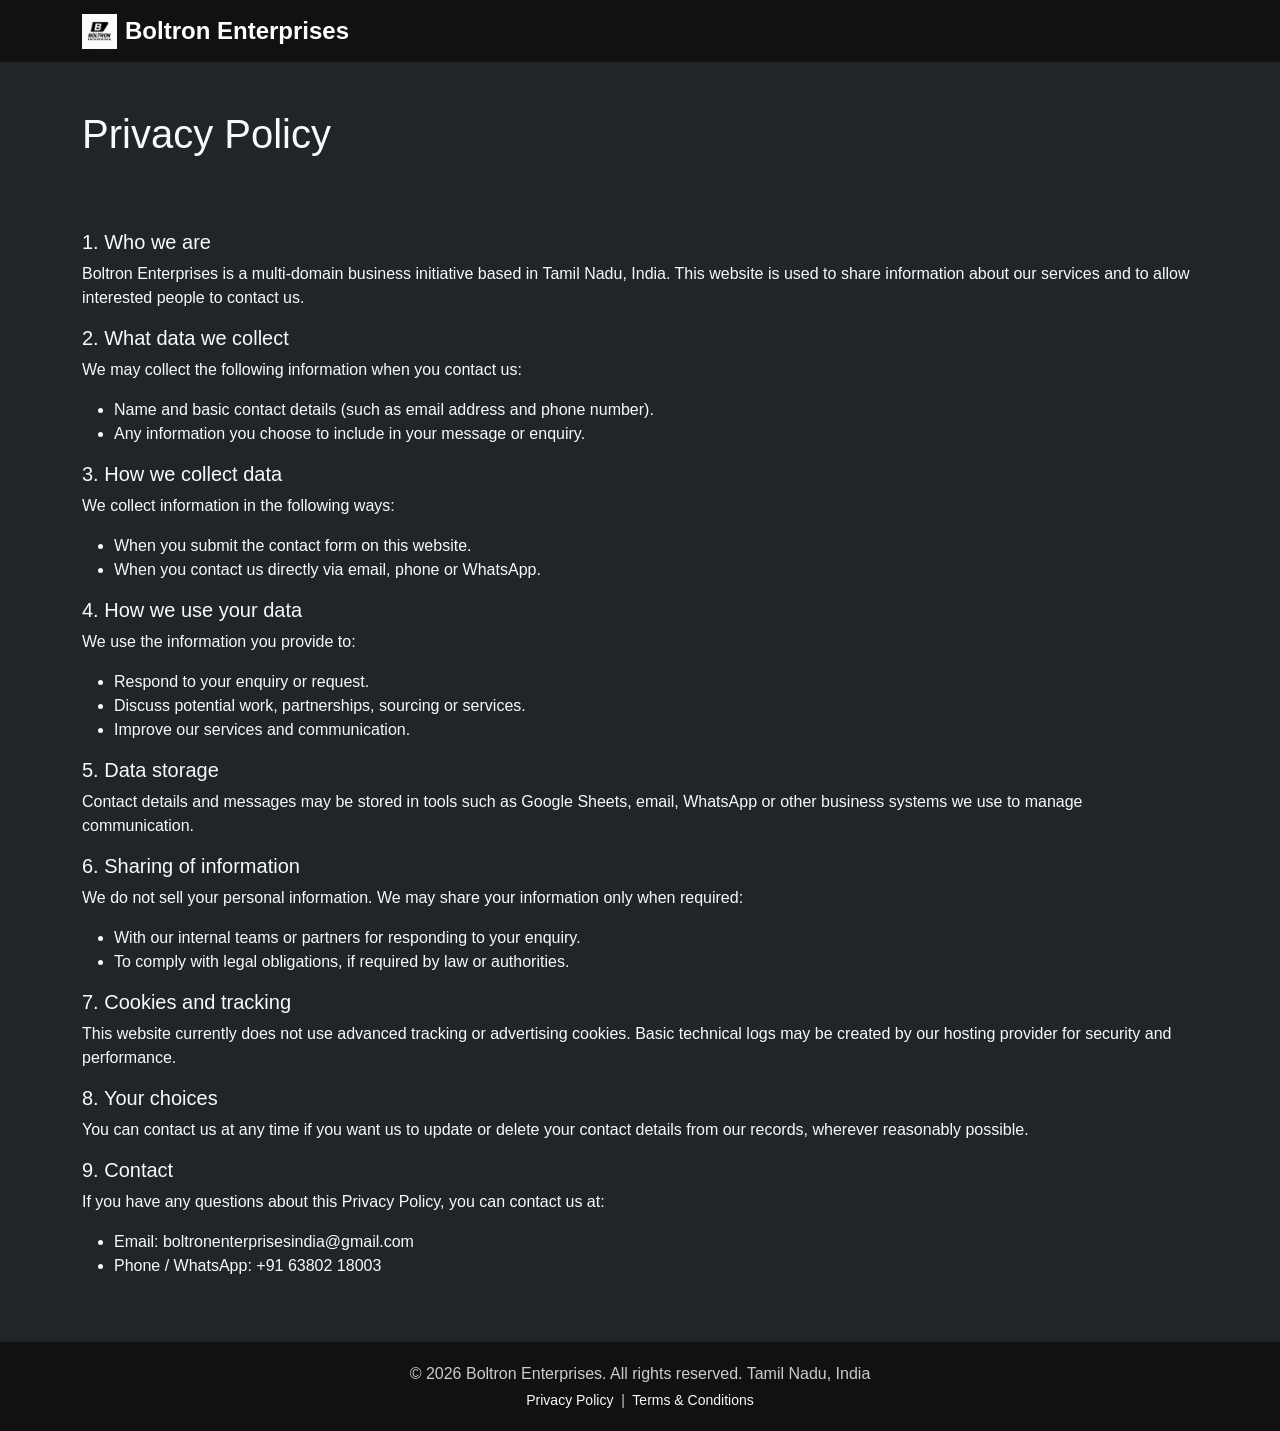
<file: privacy-policy.html>
<!doctype html>
<html lang="en">
  <head>
    <meta charset="UTF-8" />
    <meta name="viewport" content="width=device-width, initial-scale=1.0" />
    <title>Privacy Policy - Boltron Enterprises</title>

    <link
      href="https://cdn.jsdelivr.net/npm/bootstrap@5.3.3/dist/css/bootstrap.min.css"
      rel="stylesheet"
    />
    <link rel="stylesheet" href="style.css" />
  </head>
  <body class="bg-dark text-light">
    <nav class="navbar navbar-expand-lg navbar-dark">
      <div class="container">
        <a class="navbar-brand d-flex align-items-center" href="index.html">
          <img
            src="Boltron.jpg"
            alt="Boltron Enterprises Logo"
            class="logo-img me-2"
          />
          <span class="fw-bold fs-4">Boltron Enterprises</span>
        </a>
      </div>
    </nav>

    <main class="container py-5">
      <h1 class="mb-4">Privacy Policy</h1>
      <p class="text-muted mb-4">Last updated: 2026</p>

      <h5>1. Who we are</h5>
      <p>
        Boltron Enterprises is a multi-domain business initiative based in
        Tamil Nadu, India. This website is used to share information about
        our services and to allow interested people to contact us.
      </p>

      <h5>2. What data we collect</h5>
      <p>We may collect the following information when you contact us:</p>
      <ul>
        <li>Name and basic contact details (such as email address and phone number).</li>
        <li>Any information you choose to include in your message or enquiry.</li>
      </ul>

      <h5>3. How we collect data</h5>
      <p>We collect information in the following ways:</p>
      <ul>
        <li>When you submit the contact form on this website.</li>
        <li>When you contact us directly via email, phone or WhatsApp.</li>
      </ul>

      <h5>4. How we use your data</h5>
      <p>We use the information you provide to:</p>
      <ul>
        <li>Respond to your enquiry or request.</li>
        <li>Discuss potential work, partnerships, sourcing or services.</li>
        <li>Improve our services and communication.</li>
      </ul>

      <h5>5. Data storage</h5>
      <p>
        Contact details and messages may be stored in tools such as Google
        Sheets, email, WhatsApp or other business systems we use to manage
        communication.
      </p>

      <h5>6. Sharing of information</h5>
      <p>
        We do not sell your personal information. We may share your
        information only when required:
      </p>
      <ul>
        <li>With our internal teams or partners for responding to your enquiry.</li>
        <li>To comply with legal obligations, if required by law or authorities.</li>
      </ul>

      <h5>7. Cookies and tracking</h5>
      <p>
        This website currently does not use advanced tracking or advertising
        cookies. Basic technical logs may be created by our hosting provider
        for security and performance.
      </p>

      <h5>8. Your choices</h5>
      <p>
        You can contact us at any time if you want us to update or delete
        your contact details from our records, wherever reasonably possible.
      </p>

      <h5>9. Contact</h5>
      <p>
        If you have any questions about this Privacy Policy, you can contact
        us at:
      </p>
      <ul>
        <li>Email: boltronenterprisesindia@gmail.com</li>
        <li>Phone / WhatsApp: +91 63802 18003</li>
      </ul>
    </main>

    <footer class="text-center">
      <div class="container">
        <p class="mb-1">
          &copy; 2026 Boltron Enterprises. All rights reserved. Tamil Nadu, India
        </p>
        <p class="small mb-0">
          <a href="privacy-policy.html" class="text-decoration-none text-light">Privacy Policy</a>
          &nbsp;|&nbsp;
          <a href="terms-and-conditions.html" class="text-decoration-none text-light">Terms &amp; Conditions</a>
        </p>
      </div>
    </footer>
  </body>
</html>
</file>
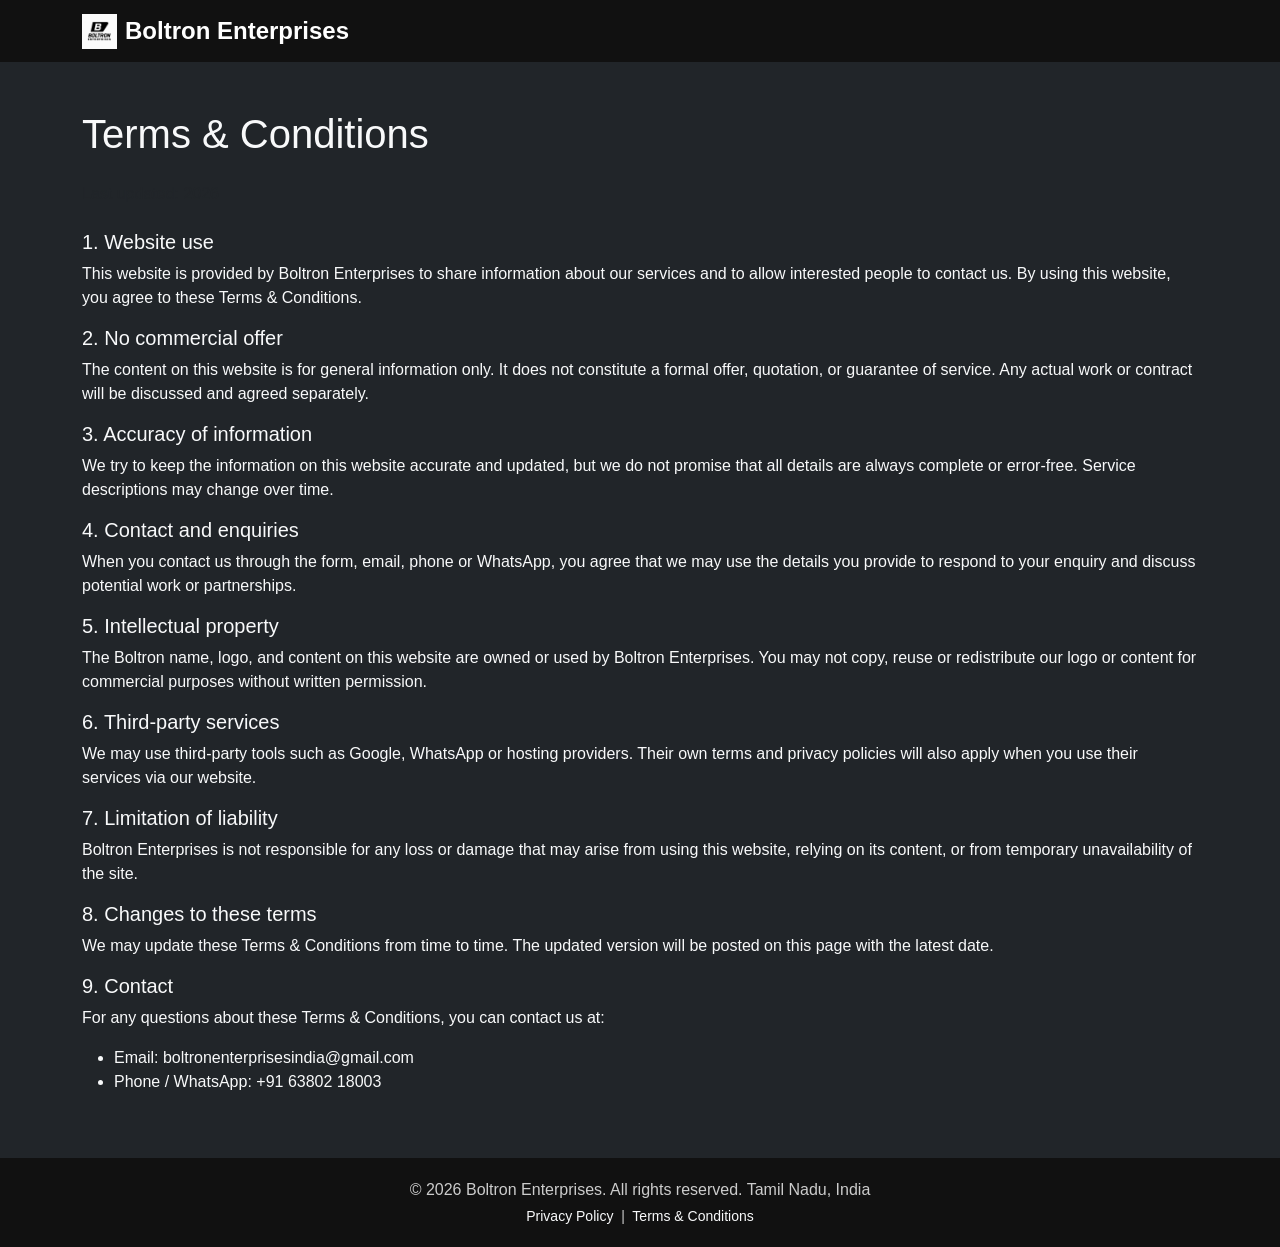
<file: terms-and-conditions.html>
<!doctype html>
<html lang="en">
  <head>
    <meta charset="UTF-8" />
    <meta name="viewport" content="width=device-width, initial-scale=1.0" />
    <title>Terms &amp; Conditions - Boltron Enterprises</title>

    <link
      href="https://cdn.jsdelivr.net/npm/bootstrap@5.3.3/dist/css/bootstrap.min.css"
      rel="stylesheet"
    />
    <link rel="stylesheet" href="style.css" />
  </head>
  <body class="bg-dark text-light">
    <nav class="navbar navbar-expand-lg navbar-dark">
      <div class="container">
        <a class="navbar-brand d-flex align-items-center" href="index.html">
          <img
            src="Boltron.jpg"
            alt="Boltron Enterprises Logo"
            class="logo-img me-2"
          />
          <span class="fw-bold fs-4">Boltron Enterprises</span>
        </a>
      </div>
    </nav>

    <main class="container py-5">
      <h1 class="mb-4">Terms &amp; Conditions</h1>
      <p class="text-muted mb-4">Last updated: 2026</p>

      <h5>1. Website use</h5>
      <p>
        This website is provided by Boltron Enterprises to share information
        about our services and to allow interested people to contact us.
        By using this website, you agree to these Terms &amp; Conditions.
      </p>

      <h5>2. No commercial offer</h5>
      <p>
        The content on this website is for general information only. It does
        not constitute a formal offer, quotation, or guarantee of service.
        Any actual work or contract will be discussed and agreed separately.
      </p>

      <h5>3. Accuracy of information</h5>
      <p>
        We try to keep the information on this website accurate and updated,
        but we do not promise that all details are always complete or
        error-free. Service descriptions may change over time.
      </p>

      <h5>4. Contact and enquiries</h5>
      <p>
        When you contact us through the form, email, phone or WhatsApp, you
        agree that we may use the details you provide to respond to your
        enquiry and discuss potential work or partnerships.
      </p>

      <h5>5. Intellectual property</h5>
      <p>
        The Boltron name, logo, and content on this website are owned or
        used by Boltron Enterprises. You may not copy, reuse or redistribute
        our logo or content for commercial purposes without written
        permission.
      </p>

      <h5>6. Third-party services</h5>
      <p>
        We may use third-party tools such as Google, WhatsApp or hosting
        providers. Their own terms and privacy policies will also apply when
        you use their services via our website.
      </p>

      <h5>7. Limitation of liability</h5>
      <p>
        Boltron Enterprises is not responsible for any loss or damage that
        may arise from using this website, relying on its content, or from
        temporary unavailability of the site.
      </p>

      <h5>8. Changes to these terms</h5>
      <p>
        We may update these Terms &amp; Conditions from time to time. The
        updated version will be posted on this page with the latest date.
      </p>

      <h5>9. Contact</h5>
      <p>
        For any questions about these Terms &amp; Conditions, you can
        contact us at:
      </p>
      <ul>
        <li>Email: boltronenterprisesindia@gmail.com</li>
        <li>Phone / WhatsApp: +91 63802 18003</li>
      </ul>
    </main>

    <footer class="text-center">
      <div class="container">
        <p class="mb-1">
          &copy; 2026 Boltron Enterprises. All rights reserved. Tamil Nadu, India
        </p>
        <p class="small mb-0">
          <a href="privacy-policy.html" class="text-decoration-none text-light">Privacy Policy</a>
          &nbsp;|&nbsp;
          <a href="terms-and-conditions.html" class="text-decoration-none text-light">Terms &amp; Conditions</a>
        </p>
      </div>
    </footer>
  </body>
</html>
</file>
<file: style.css>
/* Global */
html {
  scroll-behavior: smooth;
}

body {
  background-color: #000;
  color: #fff;
  font-family: Arial, sans-serif;
}

/* Navbar */
.navbar {
  background-color: #111 !important;
}

.logo-img {
  height: 35px;
  width: auto;
  object-fit: contain;
}

.nav-link.active {
  color: #0d6efd !important;
  font-weight: 600;
}

/* Hero */
.hero {
  background:
    linear-gradient(rgba(0, 0, 0, 0.7), rgba(0, 0, 0, 0.7)),
    url("hero-bg.jpg");
  background-size: cover;
  background-position: center;
  height: 50vh;
  display: flex;
  align-items: center;
}

/* Common card style */
.card {
  background-color: #222;
  border: 1px solid #444;
  color: #fff;
  transition:
    transform 0.2s ease,
    box-shadow 0.2s ease;
}

/* Common hover */
.card:hover {
  transform: translateY(-4px);
  box-shadow: 0 10px 25px rgba(0, 0, 0, 0.6);
}

/* Service cards extra */
.service-card {
  border-radius: 16px;
}

/* Soldier & services background section */
.soldier-section {
  background-color: #0a0a0a;
}

/* Soldier cards */
.soldier-card {
  background: linear-gradient(145deg, #333, #111);
}

/* Contact card */
.contact-card {
  background: linear-gradient(145deg, #222, #111);
  border: 1px solid #444;
}

/* Buttons */
.btn-primary {
  background-color: #fff;
  color: #000;
  border: none;
}

.btn-primary:hover {
  background-color: #eee;
  color: #000;
}

/* Services heading small tweak */
#services h2 {
  letter-spacing: 1px;
}

/* Search highlight */
.service-highlight {
  border: 2px solid #facc15;
  box-shadow: 0 0 18px rgba(250, 204, 21, 0.6);
  transform: translateY(-2px);
  transition: all 0.2s ease;
}

/* Button click feedback */
.btn-primary,
.btn-outline-light {
  position: relative;
  overflow: hidden;
  transition:
    transform 0.1s ease,
    box-shadow 0.15s ease,
    background-color 0.15s ease,
    border-color 0.15s ease;
}

.btn-primary:active,
.btn-outline-light:active {
  transform: scale(0.96) translateY(1px);
  box-shadow: 0 0 0 0 rgba(0, 0, 0, 0.4);
}

/* Small glow on hover for overview buttons */
#overview .btn-primary:hover,
#overview .btn-outline-light:hover {
  box-shadow: 0 0 18px rgba(13, 110, 253, 0.5);
}

/* Footer */
footer {
  background-color: #111;
  color: #ccc;
  padding: 20px 0;
}
</file>
